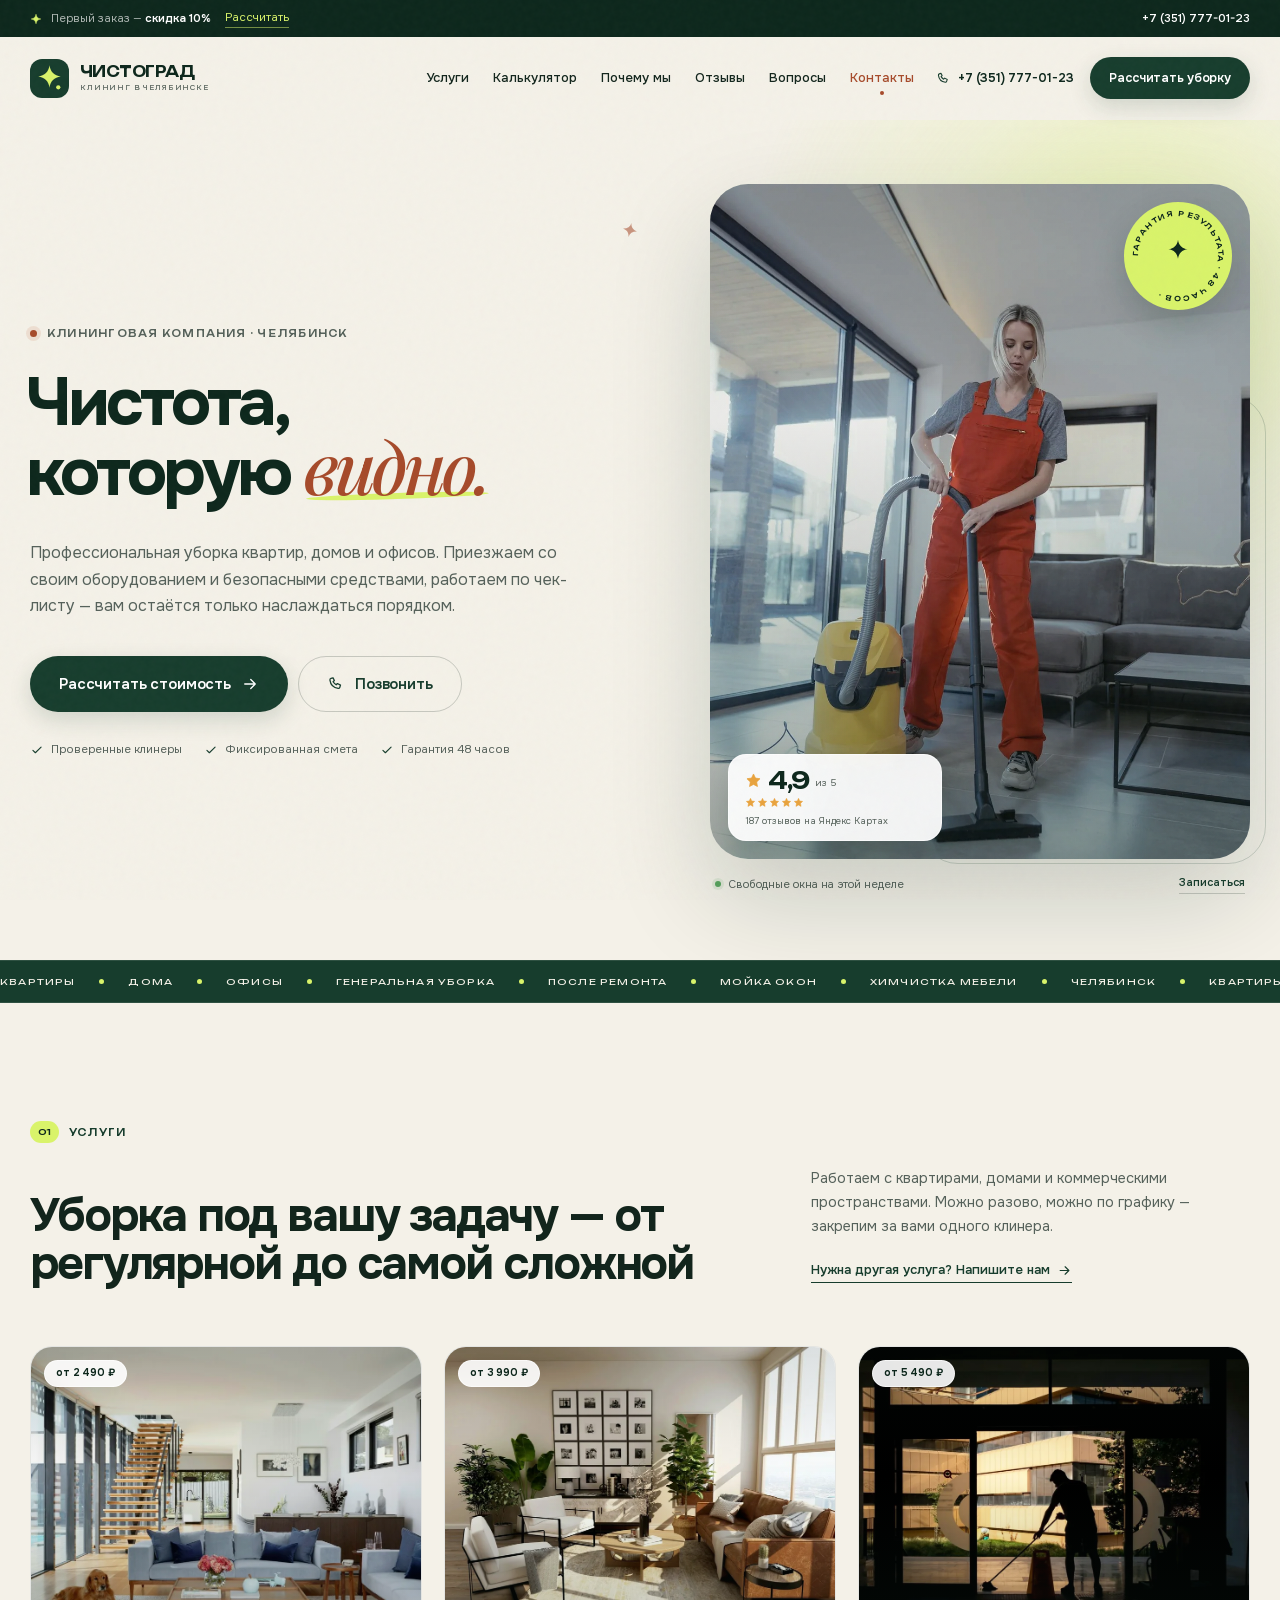
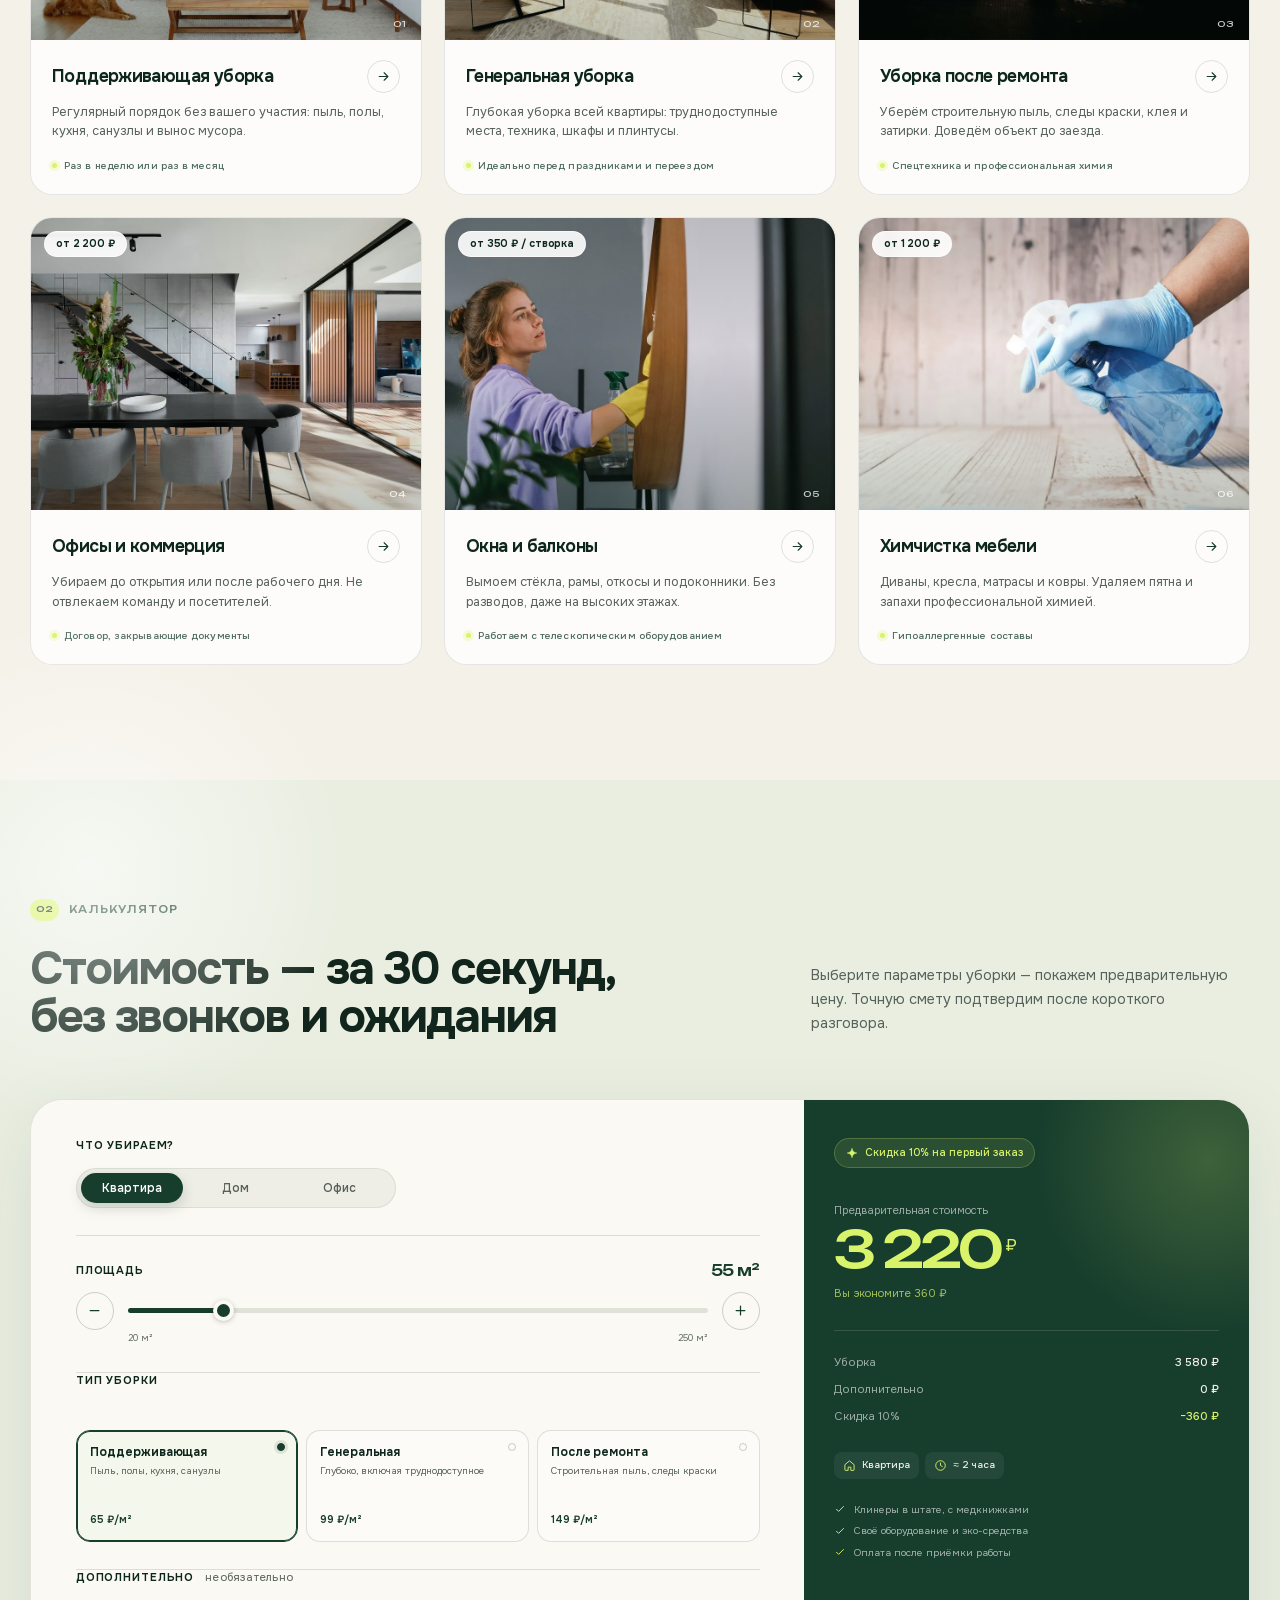
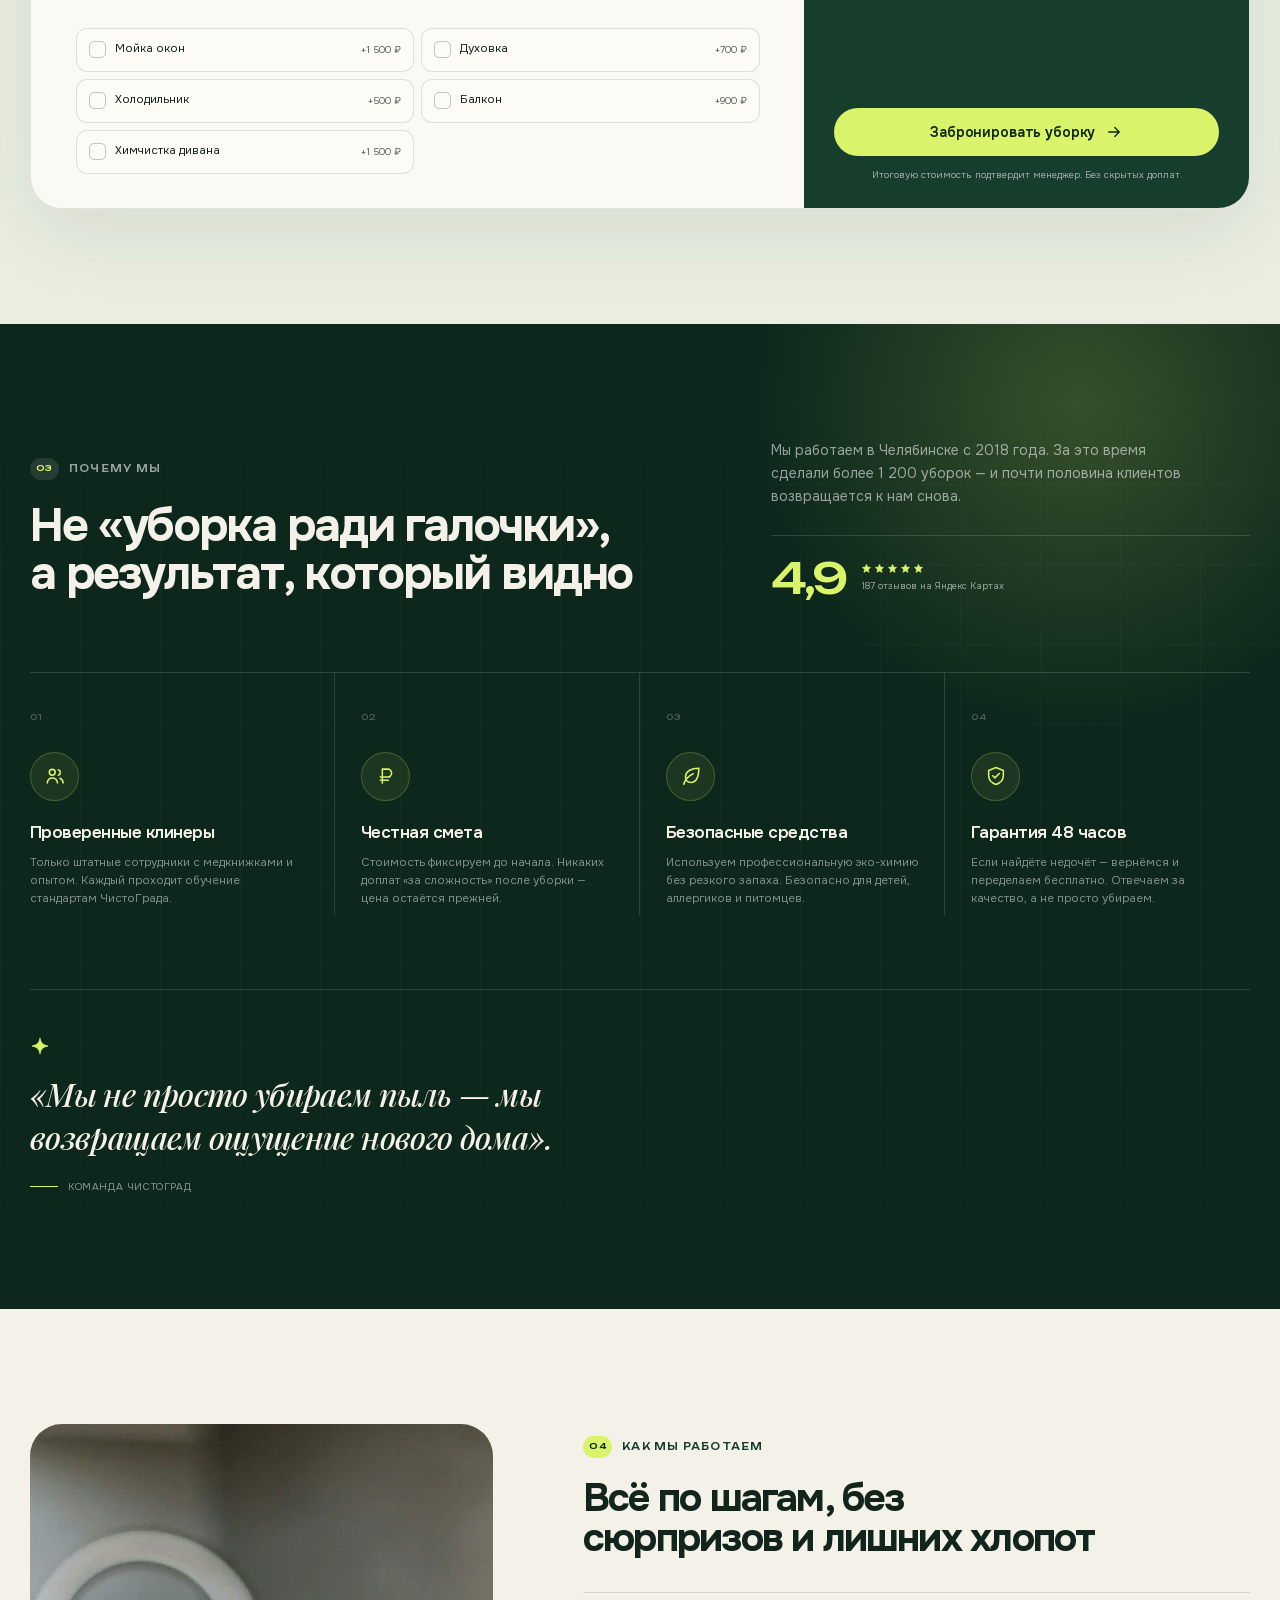
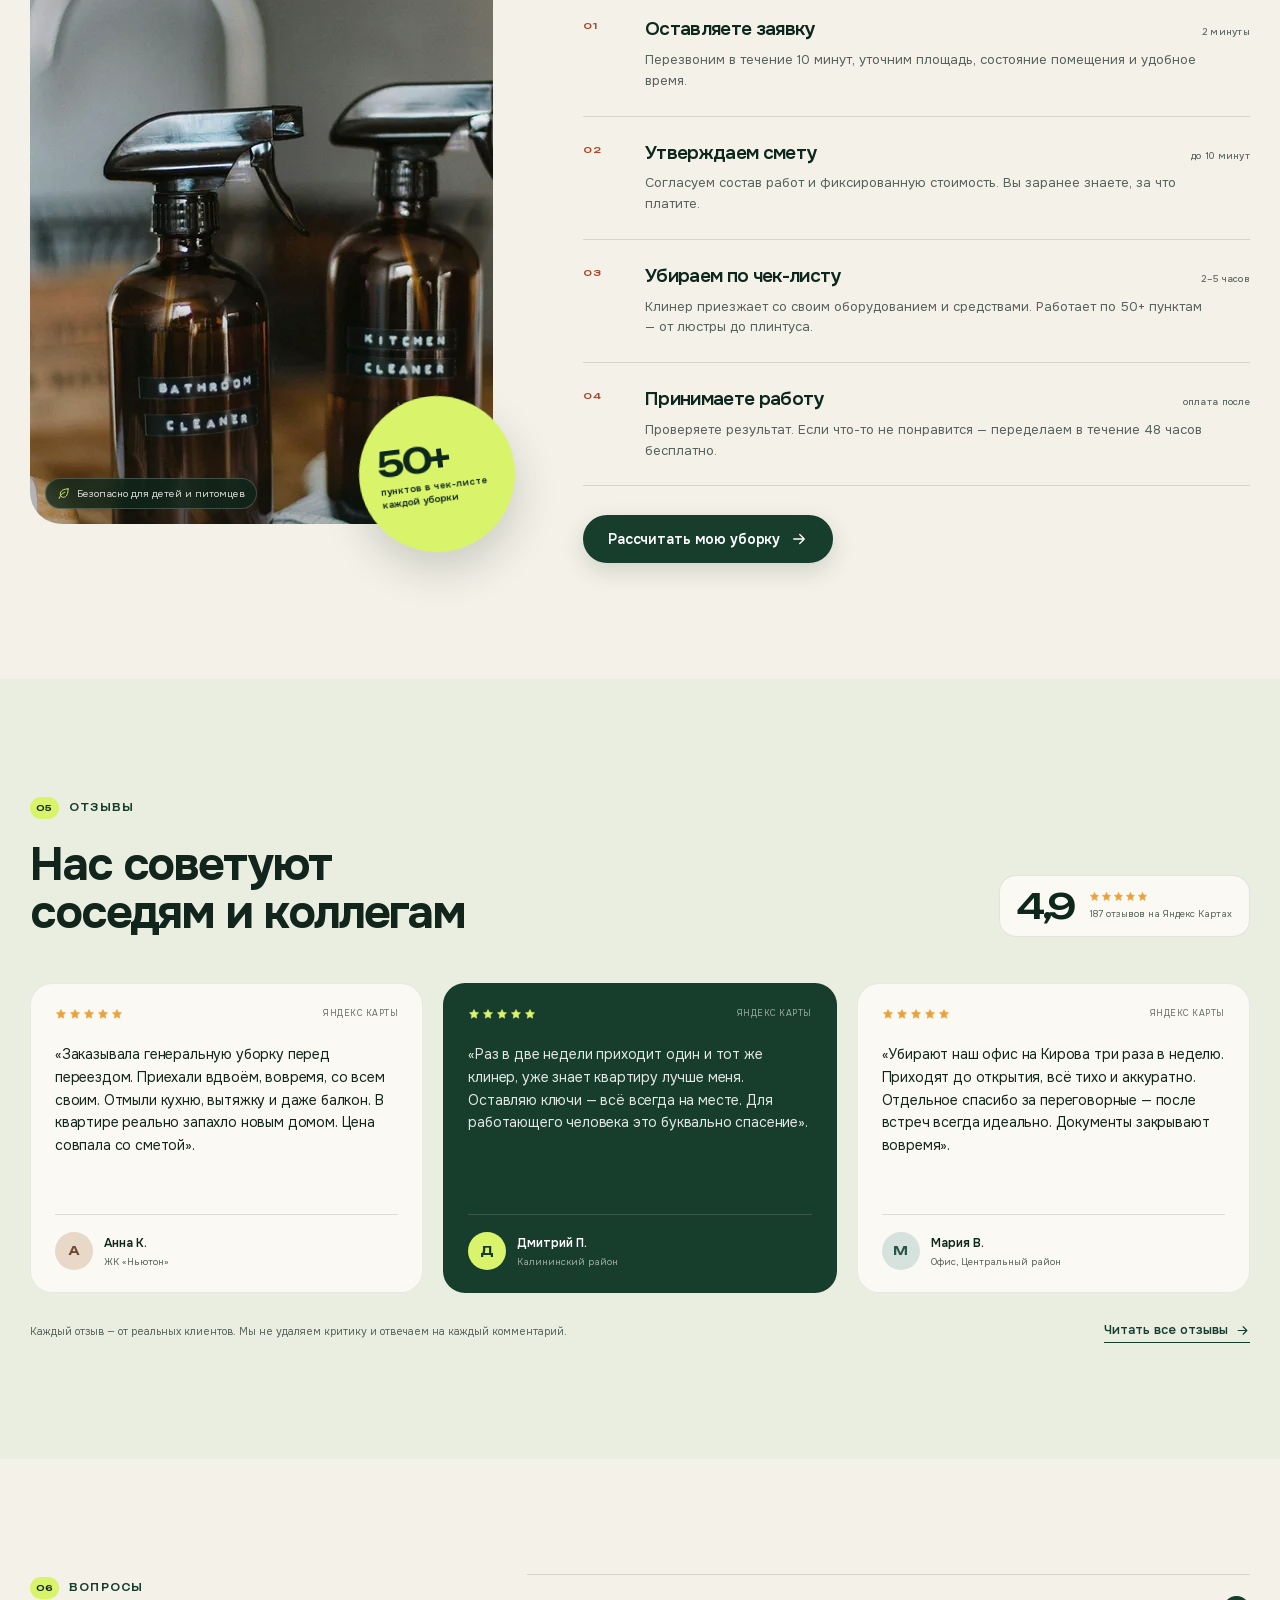
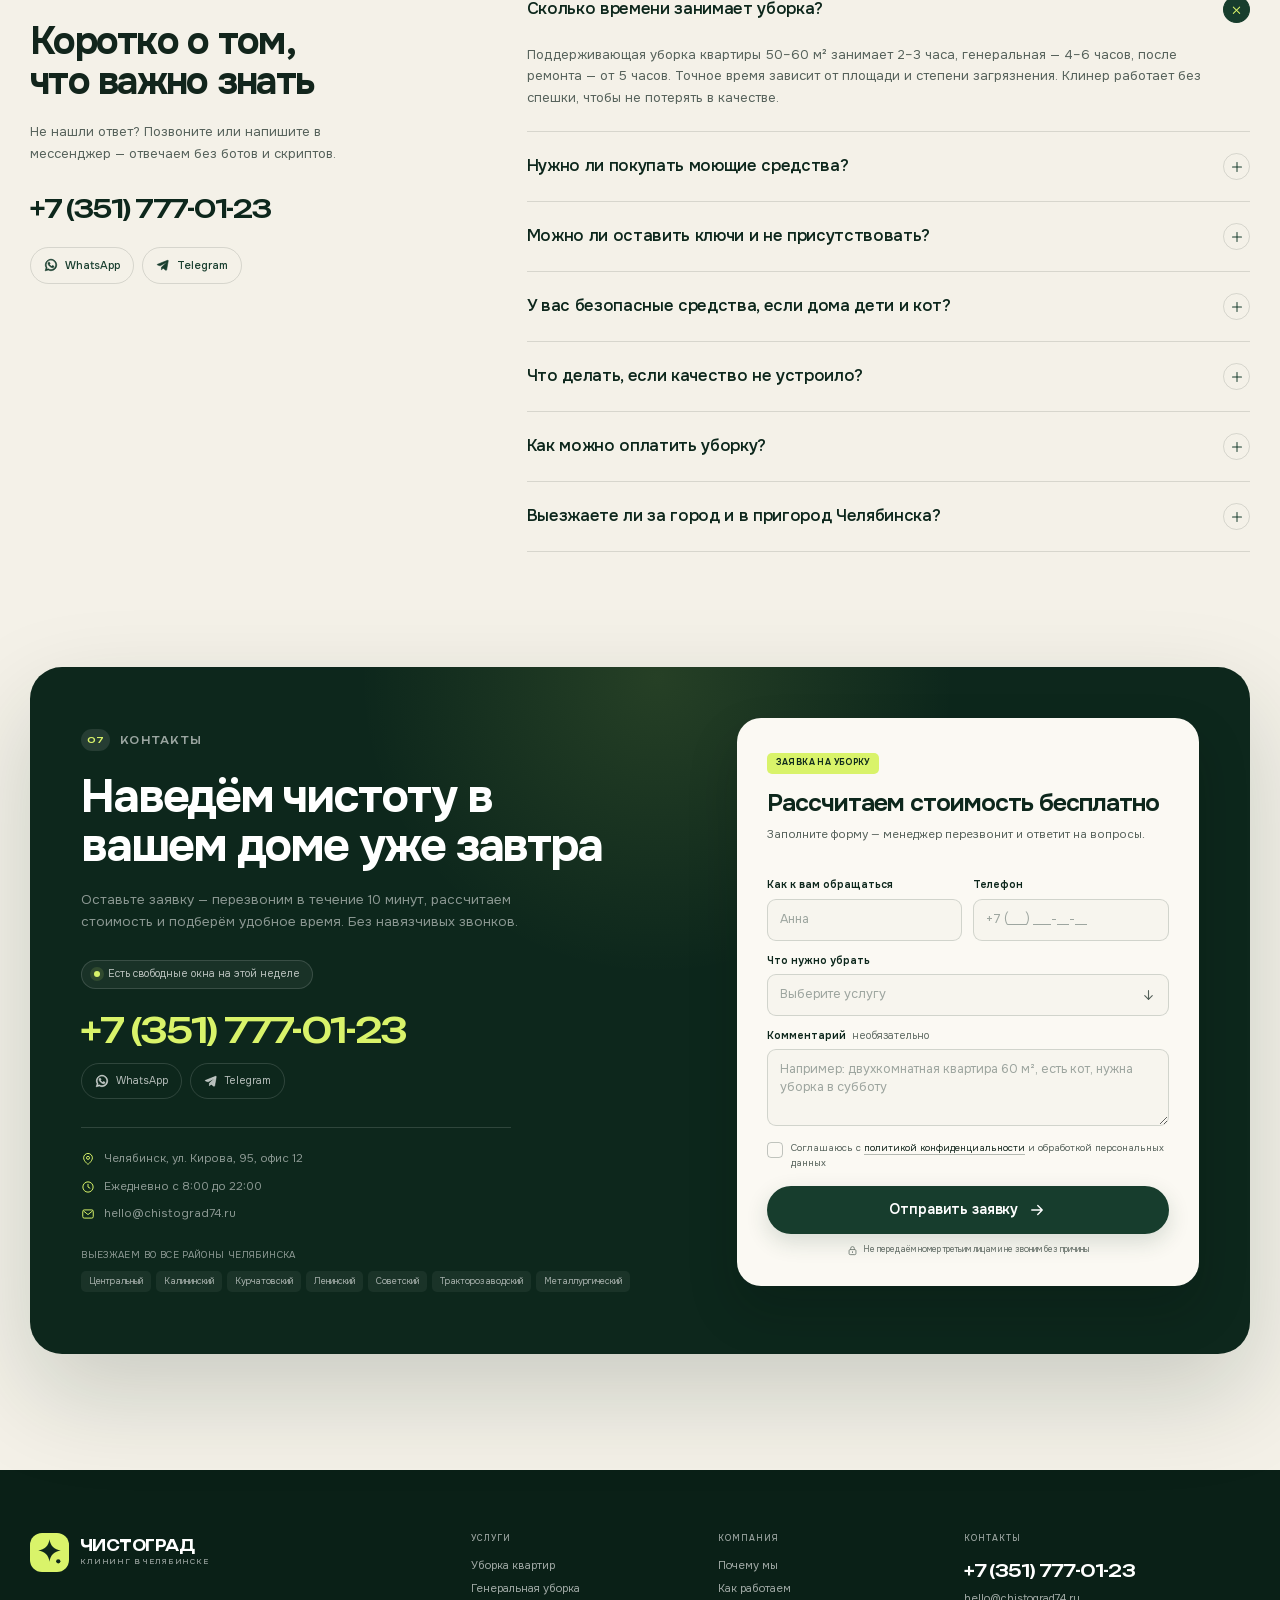
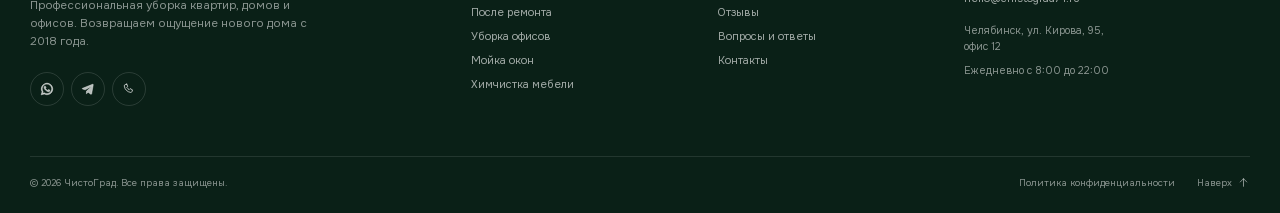
<file: index.html>
<!doctype html>
<html lang="ru" class="no-js">
<head>
  <meta charset="utf-8">
  <meta name="viewport" content="width=device-width, initial-scale=1">
  <title>ЧистоГрад — клининг в Челябинске: уборка квартир, домов и офисов</title>
  <meta name="description" content="Профессиональная уборка квартир, домов и офисов в Челябинске. Фиксированная смета, эко-средства, гарантия результата 48 часов. Рассчитайте стоимость онлайн и закажите клининг за 2 минуты.">
  <meta name="theme-color" content="#f4f1e8">
  <meta property="og:type" content="website">
  <meta property="og:locale" content="ru_RU">
  <meta property="og:site_name" content="ЧистоГрад">
  <meta property="og:title" content="ЧистоГрад — клининг в Челябинске">
  <meta property="og:description" content="Уборка квартир, домов и офисов с гарантией результата. Фиксированная смета, проверенные клинеры и безопасные средства.">
  <meta property="og:url" content="https://wialux12.github.io/chistograd-landing/">
  <meta property="og:image" content="https://wialux12.github.io/chistograd-landing/assets/images/og-cover.jpg">
  <meta property="og:image:width" content="1200">
  <meta property="og:image:height" content="630">
  <meta property="og:image:alt" content="ЧистоГрад — клининговая компания в Челябинске">
  <meta name="twitter:card" content="summary_large_image">
  <meta name="twitter:title" content="ЧистоГрад — клининг в Челябинске">
  <meta name="twitter:description" content="Уборка квартир, домов и офисов с гарантией результата. Рассчитайте стоимость онлайн.">
  <meta name="twitter:image" content="https://wialux12.github.io/chistograd-landing/assets/images/og-cover.jpg">
  <link rel="canonical" href="https://wialux12.github.io/chistograd-landing/">
  <link rel="icon" href="assets/favicon.svg" type="image/svg+xml">
  <link rel="apple-touch-icon" href="assets/apple-touch-icon.png">
  <link rel="preload" href="assets/fonts/onest-normal-300_800-cyrillic.woff2" as="font" type="font/woff2" crossorigin>
  <link rel="preload" href="assets/fonts/onest-normal-300_800-latin.woff2" as="font" type="font/woff2" crossorigin>
  <link rel="preload" href="assets/images/hero.webp" as="image" type="image/webp">
  <link rel="stylesheet" href="assets/fonts/fonts.css">
  <link rel="stylesheet" href="styles.css">
  <script>document.documentElement.classList.replace('no-js', 'js');</script>
  <script type="application/ld+json">
  {
    "@context": "https://schema.org",
    "@type": "LocalBusiness",
    "additionalType": "https://schema.org/HouseCleaningService",
    "name": "ЧистоГрад",
    "description": "Клининговая компания в Челябинске: уборка квартир, домов, офисов, мойка окон и химчистка мебели.",
    "url": "https://wialux12.github.io/chistograd-landing/",
    "telephone": "+7-351-777-01-23",
    "email": "hello@chistograd74.ru",
    "priceRange": "₽₽",
    "image": "https://wialux12.github.io/chistograd-landing/assets/images/og-cover.jpg",
    "address": {
      "@type": "PostalAddress",
      "streetAddress": "ул. Кирова, 95, офис 12",
      "addressLocality": "Челябинск",
      "addressRegion": "Челябинская область",
      "postalCode": "454000",
      "addressCountry": "RU"
    },
    "areaServed": {
      "@type": "City",
      "name": "Челябинск"
    },
    "openingHoursSpecification": {
      "@type": "OpeningHoursSpecification",
      "dayOfWeek": ["Monday", "Tuesday", "Wednesday", "Thursday", "Friday", "Saturday", "Sunday"],
      "opens": "08:00",
      "closes": "22:00"
    },
    "aggregateRating": {
      "@type": "AggregateRating",
      "ratingValue": "4.9",
      "reviewCount": "187"
    },
    "sameAs": [
      "https://t.me/chistograd74"
    ]
  }
  </script>

  <script type="application/ld+json">
  {
    "@context": "https://schema.org",
    "@type": "FAQPage",
    "mainEntity": [
      {
        "@type": "Question",
        "name": "Сколько времени занимает уборка?",
        "acceptedAnswer": {"@type": "Answer", "text": "Поддерживающая уборка квартиры 50–60 м² занимает 2–3 часа, генеральная — 4–6 часов, после ремонта — от 5 часов. Точное время зависит от площади и степени загрязнения."}
      },
      {
        "@type": "Question",
        "name": "Нужно ли покупать моющие средства?",
        "acceptedAnswer": {"@type": "Answer", "text": "Нет. Клинеры приезжают со своим профессиональным оборудованием, инвентарём и химией. Если у вас есть аллергия на какие-то компоненты, предупредите менеджера."}
      },
      {
        "@type": "Question",
        "name": "Можно ли оставить ключи и не присутствовать?",
        "acceptedAnswer": {"@type": "Answer", "text": "Да. Клинеры в штате, проходят проверку и несут материальную ответственность. После работы вы получаете фотоотчёт, а ключи возвращаем в условленное время."}
      },
      {
        "@type": "Question",
        "name": "Безопасны ли средства, если дома дети и питомцы?",
        "acceptedAnswer": {"@type": "Answer", "text": "Да. Базово используем профессиональную эко-химию без хлора и резкого запаха. Сильные средства применяем точечно и предупреждаем заранее."}
      },
      {
        "@type": "Question",
        "name": "Что делать, если качество не устроило?",
        "acceptedAnswer": {"@type": "Answer", "text": "Сообщите нам в течение 48 часов после уборки. Мы вернёмся и бесплатно устраним недочёты."}
      },
      {
        "@type": "Question",
        "name": "Как можно оплатить уборку?",
        "acceptedAnswer": {"@type": "Answer", "text": "Наличными, картой или переводом. Для компаний работаем по договору с закрывающими документами. Предоплата не нужна."}
      },
      {
        "@type": "Question",
        "name": "Выезжаете ли за город и в пригород Челябинска?",
        "acceptedAnswer": {"@type": "Answer", "text": "Да, работаем в Челябинске и пригородах: Сосновский район, Кременкуль, Полетаево, Долгодеревенское и другие направления."}
      }
    ]
  }
  </script>

</head>
<body>
  <a class="skip-link" href="#main">Перейти к содержимому</a>

  <svg class="svg-sprite" xmlns="http://www.w3.org/2000/svg" aria-hidden="true">
    <defs>
      <symbol id="i-spark" viewBox="0 0 24 24">
        <path d="M12 2.5c.58 5.33 3.68 8.43 9.5 9.5-5.82 1.07-8.92 4.17-9.5 9.5-.58-5.33-3.68-8.43-9.5-9.5C8.32 10.93 11.42 7.83 12 2.5Z" fill="currentColor"/>
      </symbol>
      <symbol id="i-arrow" viewBox="0 0 24 24">
        <path d="M5 12h14M13 6l6 6-6 6" fill="none" stroke="currentColor" stroke-width="1.8" stroke-linecap="round" stroke-linejoin="round"/>
      </symbol>
      <symbol id="i-arrow-up" viewBox="0 0 24 24">
        <path d="M12 19V5M6 11l6-6 6 6" fill="none" stroke="currentColor" stroke-width="1.8" stroke-linecap="round" stroke-linejoin="round"/>
      </symbol>
      <symbol id="i-phone" viewBox="0 0 24 24">
        <path d="M8.1 3.8 5.3 4.6c-1 .3-1.6 1.3-1.4 2.3.8 5.8 5.2 10.2 11 11 .9.1 1.8-.4 2.1-1.3l1-3.1-4.1-2.1-1.7 1.7a13.4 13.4 0 0 1-4.1-4.1l1.7-1.7-1.7-3.5Z" fill="none" stroke="currentColor" stroke-width="1.7" stroke-linecap="round" stroke-linejoin="round"/>
      </symbol>
      <symbol id="i-check" viewBox="0 0 24 24">
        <path d="m5 12.5 4.2 4.2L19 6.9" fill="none" stroke="currentColor" stroke-width="1.9" stroke-linecap="round" stroke-linejoin="round"/>
      </symbol>
      <symbol id="i-star" viewBox="0 0 24 24">
        <path d="m12 2.8 2.8 5.8 6.4.9-4.7 4.6 1.1 6.4-5.6-3-5.6 3 1.1-6.4-4.7-4.6 6.4-.9L12 2.8Z" fill="currentColor"/>
      </symbol>
      <symbol id="i-shield" viewBox="0 0 24 24">
        <path d="M12 2.8 20 6v5.7c0 4.5-3.1 7.8-8 9.5-4.9-1.7-8-5-8-9.5V6l8-3.2Z" fill="none" stroke="currentColor" stroke-width="1.7" stroke-linecap="round" stroke-linejoin="round"/>
        <path d="m8.5 11.8 2.3 2.3 4.8-4.8" fill="none" stroke="currentColor" stroke-width="1.7" stroke-linecap="round" stroke-linejoin="round"/>
      </symbol>
      <symbol id="i-leaf" viewBox="0 0 24 24">
        <path d="M20.5 3.5C12 3.5 6 7 6 13.2c0 3.4 2.4 5.8 5.7 5.8 6.3 0 8.8-6.7 8.8-15.5Z" fill="none" stroke="currentColor" stroke-width="1.7" stroke-linecap="round" stroke-linejoin="round"/>
        <path d="M4 21c1.7-5.7 5-9 10.5-11.5" fill="none" stroke="currentColor" stroke-width="1.7" stroke-linecap="round"/>
      </symbol>
      <symbol id="i-clock" viewBox="0 0 24 24">
        <circle cx="12" cy="12" r="8.8" fill="none" stroke="currentColor" stroke-width="1.7"/>
        <path d="M12 7.4V12l3.3 2" fill="none" stroke="currentColor" stroke-width="1.7" stroke-linecap="round"/>
      </symbol>
      <symbol id="i-pin" viewBox="0 0 24 24">
        <path d="M19.5 10c0 5.6-7.5 11.2-7.5 11.2S4.5 15.6 4.5 10a7.5 7.5 0 1 1 15 0Z" fill="none" stroke="currentColor" stroke-width="1.7" stroke-linejoin="round"/>
        <circle cx="12" cy="10" r="2.6" fill="none" stroke="currentColor" stroke-width="1.7"/>
      </symbol>
      <symbol id="i-mail" viewBox="0 0 24 24">
        <rect x="3" y="5" width="18" height="14" rx="2.5" fill="none" stroke="currentColor" stroke-width="1.7"/>
        <path d="m4.5 7 7.5 6 7.5-6" fill="none" stroke="currentColor" stroke-width="1.7" stroke-linecap="round" stroke-linejoin="round"/>
      </symbol>
      <symbol id="i-menu" viewBox="0 0 24 24">
        <path d="M4 7h16M4 12h16M4 17h16" fill="none" stroke="currentColor" stroke-width="1.8" stroke-linecap="round"/>
      </symbol>
      <symbol id="i-close" viewBox="0 0 24 24">
        <path d="m5 5 14 14M19 5 5 19" fill="none" stroke="currentColor" stroke-width="1.8" stroke-linecap="round"/>
      </symbol>
      <symbol id="i-minus" viewBox="0 0 24 24">
        <path d="M5 12h14" fill="none" stroke="currentColor" stroke-width="2" stroke-linecap="round"/>
      </symbol>
      <symbol id="i-plus" viewBox="0 0 24 24">
        <path d="M12 5v14M5 12h14" fill="none" stroke="currentColor" stroke-width="2" stroke-linecap="round"/>
      </symbol>
      <symbol id="i-users" viewBox="0 0 24 24">
        <circle cx="9" cy="8" r="3.2" fill="none" stroke="currentColor" stroke-width="1.7"/>
        <path d="M3.5 19.5c.4-3.4 2.6-5.4 5.6-5.4s5.2 2 5.6 5.4M15.6 5.1a3.2 3.2 0 0 1 0 6.1M17.4 14.4c2 .7 3.2 2.4 3.5 5.1" fill="none" stroke="currentColor" stroke-width="1.7" stroke-linecap="round"/>
      </symbol>
      <symbol id="i-ruble" viewBox="0 0 24 24">
        <path d="M8 20V4.5h5.8a4.3 4.3 0 0 1 0 8.6H8M5.8 13.1h10.5M5.8 16.7h8.7" fill="none" stroke="currentColor" stroke-width="1.7" stroke-linecap="round" stroke-linejoin="round"/>
      </symbol>
      <symbol id="i-window" viewBox="0 0 24 24">
        <rect x="4" y="3.5" width="16" height="17" rx="2" fill="none" stroke="currentColor" stroke-width="1.7"/>
        <path d="M12 4v16M4.5 12h15" fill="none" stroke="currentColor" stroke-width="1.7"/>
      </symbol>
      <symbol id="i-sofa" viewBox="0 0 24 24">
        <path d="M5 11V8.5A2.5 2.5 0 0 1 7.5 6h9A2.5 2.5 0 0 1 19 8.5V11M4 11a2 2 0 0 0-2 2v5h20v-5a2 2 0 0 0-4 0v2H6v-2a2 2 0 0 0-2-2ZM5 18v2M19 18v2" fill="none" stroke="currentColor" stroke-width="1.7" stroke-linecap="round" stroke-linejoin="round"/>
      </symbol>
      <symbol id="i-roller" viewBox="0 0 24 24">
        <rect x="4" y="4" width="14" height="6" rx="1.5" fill="none" stroke="currentColor" stroke-width="1.7"/>
        <path d="M18 7h2v5h-8v3M12 15v5M9.5 20h5" fill="none" stroke="currentColor" stroke-width="1.7" stroke-linecap="round" stroke-linejoin="round"/>
      </symbol>
      <symbol id="i-building" viewBox="0 0 24 24">
        <path d="M5 21V4h9v17M14 9h5v12M8 8h3M8 12h3M8 16h3M17 13h.1M17 17h.1M3 21h18" fill="none" stroke="currentColor" stroke-width="1.7" stroke-linecap="round" stroke-linejoin="round"/>
      </symbol>
      <symbol id="i-home" viewBox="0 0 24 24">
        <path d="m3.5 10.5 8.5-7 8.5 7V20a1 1 0 0 1-1 1h-5v-6h-5v6h-5a1 1 0 0 1-1-1v-9.5Z" fill="none" stroke="currentColor" stroke-width="1.7" stroke-linejoin="round"/>
      </symbol>
      <symbol id="i-telegram" viewBox="0 0 24 24">
        <path d="M21 4.5 18.3 20c-.2 1-.8 1.2-1.6.8l-4.5-3.3-2.2 2.1c-.2.2-.4.4-.8.4l.3-4.4 8-7.2c.4-.3-.1-.5-.5-.2L7.1 13.4 2.8 12c-1-.3-1-1 .2-1.4L19.7 4c.8-.3 1.5.2 1.3.5Z" fill="currentColor"/>
      </symbol>
      <symbol id="i-whatsapp" viewBox="0 0 24 24">
        <path d="M12.04 2C6.6 2 2.2 6.4 2.2 11.84c0 1.74.46 3.43 1.33 4.92L2 22l5.38-1.4a9.83 9.83 0 0 0 4.66 1.18c5.43 0 9.84-4.4 9.84-9.84C21.88 6.4 17.47 2 12.04 2Zm0 17.94c-1.48 0-2.93-.4-4.2-1.14l-.3-.18-3.12.82.83-3.04-.2-.32a8.13 8.13 0 0 1-1.25-4.34c0-4.5 3.67-8.16 8.17-8.16a8.16 8.16 0 0 1 8.16 8.16c0 4.5-3.66 8.2-8.09 8.2Zm4.5-6.1c-.25-.13-1.46-.72-1.69-.8-.23-.09-.4-.13-.56.12-.17.25-.65.8-.8.96-.14.17-.29.19-.54.06-.25-.12-1.05-.39-2-1.23-.74-.66-1.24-1.47-1.38-1.72-.14-.25-.02-.38.11-.51.11-.11.25-.29.37-.43.12-.14.16-.25.25-.41.08-.17.04-.31-.03-.44-.06-.12-.56-1.34-.77-1.84-.2-.48-.41-.42-.56-.42h-.48c-.17 0-.44.06-.67.31-.23.25-.88.86-.88 2.1 0 1.24.9 2.43 1.02 2.6.13.17 1.76 2.68 4.26 3.76.6.25 1.06.4 1.42.52.6.19 1.14.16 1.57.1.48-.07 1.46-.6 1.66-1.17.2-.58.2-1.07.15-1.17-.06-.1-.23-.17-.48-.3Z" fill="currentColor"/>
      </symbol>
      <symbol id="i-lock" viewBox="0 0 24 24">
        <rect x="4.5" y="10" width="15" height="11" rx="2.5" fill="none" stroke="currentColor" stroke-width="1.7"/>
        <path d="M8 10V7.5a4 4 0 0 1 8 0V10" fill="none" stroke="currentColor" stroke-width="1.7" stroke-linecap="round"/>
        <path d="M12 14.5v2" fill="none" stroke="currentColor" stroke-width="1.7" stroke-linecap="round"/>
      </symbol>
    </defs>
  </svg>

  <div class="topbar">
    <div class="container topbar__inner">
      <p class="topbar__offer">
        <svg class="icon" aria-hidden="true"><use href="#i-spark"></use></svg>
        <span>Первый заказ — <strong>скидка 10%</strong></span>
        <a href="#calculator">Рассчитать</a>
      </p>
      <a class="topbar__phone" href="tel:+73517770123">+7 (351) 777-01-23</a>
    </div>
  </div>

  <header class="site-header" id="site-header">
    <div class="container header__inner">
      <a class="brand" href="#top" aria-label="ЧистоГрад — на главную">
        <span class="brand__mark" aria-hidden="true">
          <svg viewBox="0 0 40 40"><path d="M20 6.5c.72 6.45 5.05 10.78 11.5 11.5C25.05 18.72 20.72 23.05 20 29.5c-.72-6.45-5.05-10.78-11.5-11.5C14.95 17.28 19.28 12.95 20 6.5Z" fill="currentColor"/><circle cx="29" cy="29" r="2.2" fill="currentColor"/></svg>
        </span>
        <span class="brand__text">ЧИСТОГРАД<small>клининг в Челябинске</small></span>
      </a>

      <nav class="nav" aria-label="Основная навигация">
        <a href="#services" data-nav>Услуги</a>
        <a href="#calculator" data-nav>Калькулятор</a>
        <a href="#why" data-nav>Почему мы</a>
        <a href="#reviews" data-nav>Отзывы</a>
        <a href="#faq" data-nav>Вопросы</a>
        <a href="#contact" data-nav>Контакты</a>
      </nav>

      <div class="header__actions">
        <a class="header__phone" href="tel:+73517770123">
          <svg class="icon" aria-hidden="true"><use href="#i-phone"></use></svg>
          <span>+7 (351) 777-01-23</span>
        </a>
        <a class="btn btn--primary btn--sm" href="#calculator">Рассчитать уборку</a>
        <button class="burger" type="button" aria-label="Открыть меню" aria-controls="mobile-menu" aria-expanded="false">
          <span></span><span></span><span></span>
        </button>
      </div>
    </div>
  </header>

  <div class="mobile-menu" id="mobile-menu" aria-hidden="true">
    <div class="mobile-menu__head">
      <a class="brand brand--light" href="#top" aria-label="ЧистоГрад — на главную">
        <span class="brand__mark" aria-hidden="true">
          <svg viewBox="0 0 40 40"><path d="M20 6.5c.72 6.45 5.05 10.78 11.5 11.5C25.05 18.72 20.72 23.05 20 29.5c-.72-6.45-5.05-10.78-11.5-11.5C14.95 17.28 19.28 12.95 20 6.5Z" fill="currentColor"/><circle cx="29" cy="29" r="2.2" fill="currentColor"/></svg>
        </span>
        <span class="brand__text">ЧИСТОГРАД<small>клининг в Челябинске</small></span>
      </a>
      <button class="mobile-menu__close" type="button" aria-label="Закрыть меню">
        <svg class="icon" aria-hidden="true"><use href="#i-close"></use></svg>
      </button>
    </div>
    <nav class="mobile-menu__nav" aria-label="Мобильная навигация">
      <a href="#services"><span>01</span>Услуги</a>
      <a href="#calculator"><span>02</span>Калькулятор</a>
      <a href="#why"><span>03</span>Почему мы</a>
      <a href="#process"><span>04</span>Как работаем</a>
      <a href="#reviews"><span>05</span>Отзывы</a>
      <a href="#faq"><span>06</span>Вопросы</a>
      <a href="#contact"><span>07</span>Контакты</a>
    </nav>
    <div class="mobile-menu__footer">
      <a class="mobile-menu__phone" href="tel:+73517770123">+7 (351) 777-01-23</a>
      <p>Ежедневно с 8:00 до 22:00</p>
      <button class="btn btn--primary" type="button" data-open-modal data-service="Поддерживающая уборка">Оставить заявку</button>
    </div>
  </div>
  <div class="menu-backdrop" aria-hidden="true"></div>

  <main id="main">
    <section class="hero" id="top">
      <div class="hero__decor" aria-hidden="true">
        <span class="hero__orb"></span>
        <svg class="hero__spark hero__spark--one" viewBox="0 0 24 24"><use href="#i-spark"></use></svg>
        <svg class="hero__spark hero__spark--two" viewBox="0 0 24 24"><use href="#i-spark"></use></svg>
      </div>
      <div class="container hero__grid">
        <div class="hero__content">
          <p class="eyebrow hero__eyebrow"><span class="eyebrow__dot"></span>Клининговая компания · Челябинск</p>
          <h1 class="hero__title">Чистота,<br>которую <em>видно.</em></h1>
          <p class="hero__lead">Профессиональная уборка квартир, домов и офисов. Приезжаем со своим оборудованием и безопасными средствами, работаем по чек-листу — вам остаётся только наслаждаться порядком.</p>
          <div class="hero__actions">
            <a class="btn btn--primary btn--lg" href="#calculator">
              Рассчитать стоимость
              <svg class="icon" aria-hidden="true"><use href="#i-arrow"></use></svg>
            </a>
            <a class="btn btn--ghost btn--lg" href="tel:+73517770123">
              <svg class="icon" aria-hidden="true"><use href="#i-phone"></use></svg>
              Позвонить
            </a>
          </div>
          <ul class="hero__trust" aria-label="Преимущества">
            <li><svg class="icon" aria-hidden="true"><use href="#i-check"></use></svg>Проверенные клинеры</li>
            <li><svg class="icon" aria-hidden="true"><use href="#i-check"></use></svg>Фиксированная смета</li>
            <li><svg class="icon" aria-hidden="true"><use href="#i-check"></use></svg>Гарантия 48 часов</li>
          </ul>
        </div>

        <div class="hero__visual">
          <div class="hero__photo">
            <picture>
              <source srcset="assets/images/hero.webp" type="image/webp">
              <img src="assets/images/hero.jpg" alt="Клинер ЧистоГрад делает уборку в светлой современной гостиной" width="1000" height="1250" fetchpriority="high">
            </picture>
            <div class="hero__photo-shade" aria-hidden="true"></div>

            <div class="hero__rating">
              <div class="hero__rating-main">
                <svg class="icon" aria-hidden="true"><use href="#i-star"></use></svg>
                <strong>4,9</strong>
                <span>из 5</span>
              </div>
              <div class="hero__stars" aria-hidden="true">
                <svg class="icon"><use href="#i-star"></use></svg><svg class="icon"><use href="#i-star"></use></svg><svg class="icon"><use href="#i-star"></use></svg><svg class="icon"><use href="#i-star"></use></svg><svg class="icon"><use href="#i-star"></use></svg>
              </div>
              <p>187 отзывов на Яндекс Картах</p>
            </div>

            <div class="hero__stamp" aria-hidden="true">
              <svg viewBox="0 0 132 132">
                <defs>
                  <path id="stamp-circle" d="M66,66 m-49,0 a49,49 0 1,1 98,0 a49,49 0 1,1 -98,0"/>
                </defs>
                <text>
                  <textPath href="#stamp-circle" startOffset="0%">ГАРАНТИЯ РЕЗУЛЬТАТА · 48 ЧАСОВ · </textPath>
                </text>
                <path d="M66 46c.73 6.55 5.13 10.95 11.68 11.68C71.13 58.4 66.73 62.8 66 69.36c-.73-6.56-5.13-10.96-11.68-11.68C60.87 56.95 65.27 52.55 66 46Z" fill="currentColor"/>
              </svg>
            </div>
          </div>
          <div class="hero__photo-caption">
            <span class="hero__photo-caption-dot"></span>
            <span>Свободные окна на этой неделе</span>
            <a href="#contact">Записаться</a>
          </div>
        </div>
      </div>
    </section>

    <div class="ticker" aria-hidden="true">
      <div class="ticker__track">
        <span>Квартиры <i></i> Дома <i></i> Офисы <i></i> Генеральная уборка <i></i> После ремонта <i></i> Мойка окон <i></i> Химчистка мебели <i></i> Челябинск <i></i></span>
        <span>Квартиры <i></i> Дома <i></i> Офисы <i></i> Генеральная уборка <i></i> После ремонта <i></i> Мойка окон <i></i> Химчистка мебели <i></i> Челябинск <i></i></span>
      </div>
    </div>

    <section class="services section" id="services">
      <div class="container">
        <div class="section-heading reveal">
          <p class="eyebrow"><span class="eyebrow__num">01</span> Услуги</p>
          <div class="section-heading__row">
            <h2>Уборка под вашу задачу — от регулярной до самой сложной</h2>
            <div class="section-heading__aside">
              <p>Работаем с квартирами, домами и коммерческими пространствами. Можно разово, можно по графику — закрепим за вами одного клинера.</p>
              <a class="text-link" href="#contact">Нужна другая услуга? Напишите нам <svg class="icon" aria-hidden="true"><use href="#i-arrow"></use></svg></a>
            </div>
          </div>
        </div>

        <div class="services__grid">
          <article class="service-card reveal">
            <a href="#contact" class="service-card__link" data-order data-service="Поддерживающая уборка">
              <div class="service-card__media">
                <img src="assets/images/service-apartment.webp" alt="Светлая гостиная после поддерживающей уборки" width="900" height="675" loading="lazy">
                <span class="service-card__price">от 2 490 ₽</span>
                <span class="service-card__num">01</span>
              </div>
              <div class="service-card__body">
                <div class="service-card__title-row">
                  <h3>Поддерживающая уборка</h3>
                  <span class="service-card__arrow" aria-hidden="true"><svg class="icon"><use href="#i-arrow"></use></svg></span>
                </div>
                <p>Регулярный порядок без вашего участия: пыль, полы, кухня, санузлы и вынос мусора.</p>
                <span class="service-card__meta">Раз в неделю или раз в месяц</span>
              </div>
            </a>
          </article>

          <article class="service-card reveal">
            <a href="#contact" class="service-card__link" data-order data-service="Генеральная уборка">
              <div class="service-card__media">
                <img src="assets/images/service-general.webp" alt="Просторная гостиная после генеральной уборки" width="900" height="675" loading="lazy">
                <span class="service-card__price">от 3 990 ₽</span>
                <span class="service-card__num">02</span>
              </div>
              <div class="service-card__body">
                <div class="service-card__title-row">
                  <h3>Генеральная уборка</h3>
                  <span class="service-card__arrow" aria-hidden="true"><svg class="icon"><use href="#i-arrow"></use></svg></span>
                </div>
                <p>Глубокая уборка всей квартиры: труднодоступные места, техника, шкафы и плинтусы.</p>
                <span class="service-card__meta">Идеально перед праздниками и переездом</span>
              </div>
            </a>
          </article>

          <article class="service-card reveal">
            <a href="#contact" class="service-card__link" data-order data-service="Уборка после ремонта">
              <div class="service-card__media">
                <img src="assets/images/service-renovation.webp" alt="Профессиональная уборка помещения после ремонта" width="900" height="675" loading="lazy">
                <span class="service-card__price">от 5 490 ₽</span>
                <span class="service-card__num">03</span>
              </div>
              <div class="service-card__body">
                <div class="service-card__title-row">
                  <h3>Уборка после ремонта</h3>
                  <span class="service-card__arrow" aria-hidden="true"><svg class="icon"><use href="#i-arrow"></use></svg></span>
                </div>
                <p>Уберём строительную пыль, следы краски, клея и затирки. Доведём объект до заезда.</p>
                <span class="service-card__meta">Спецтехника и профессиональная химия</span>
              </div>
            </a>
          </article>

          <article class="service-card reveal">
            <a href="#contact" class="service-card__link" data-order data-service="Уборка офиса">
              <div class="service-card__media">
                <img src="assets/images/service-office.webp" alt="Современный офис после клининга" width="900" height="675" loading="lazy">
                <span class="service-card__price">от 2 200 ₽</span>
                <span class="service-card__num">04</span>
              </div>
              <div class="service-card__body">
                <div class="service-card__title-row">
                  <h3>Офисы и коммерция</h3>
                  <span class="service-card__arrow" aria-hidden="true"><svg class="icon"><use href="#i-arrow"></use></svg></span>
                </div>
                <p>Убираем до открытия или после рабочего дня. Не отвлекаем команду и посетителей.</p>
                <span class="service-card__meta">Договор, закрывающие документы</span>
              </div>
            </a>
          </article>

          <article class="service-card reveal">
            <a href="#contact" class="service-card__link" data-order data-service="Мойка окон">
              <div class="service-card__media">
                <img src="assets/images/service-windows.webp" alt="Клинер моет зеркало и стеклянные поверхности" width="900" height="675" loading="lazy">
                <span class="service-card__price">от 350 ₽ / створка</span>
                <span class="service-card__num">05</span>
              </div>
              <div class="service-card__body">
                <div class="service-card__title-row">
                  <h3>Окна и балконы</h3>
                  <span class="service-card__arrow" aria-hidden="true"><svg class="icon"><use href="#i-arrow"></use></svg></span>
                </div>
                <p>Вымоем стёкла, рамы, откосы и подоконники. Без разводов, даже на высоких этажах.</p>
                <span class="service-card__meta">Работаем с телескопическим оборудованием</span>
              </div>
            </a>
          </article>

          <article class="service-card reveal">
            <a href="#contact" class="service-card__link" data-order data-service="Химчистка мебели">
              <div class="service-card__media">
                <img src="assets/images/service-furniture.webp" alt="Профессиональное средство для химчистки мебели" width="900" height="675" loading="lazy">
                <span class="service-card__price">от 1 200 ₽</span>
                <span class="service-card__num">06</span>
              </div>
              <div class="service-card__body">
                <div class="service-card__title-row">
                  <h3>Химчистка мебели</h3>
                  <span class="service-card__arrow" aria-hidden="true"><svg class="icon"><use href="#i-arrow"></use></svg></span>
                </div>
                <p>Диваны, кресла, матрасы и ковры. Удаляем пятна и запахи профессиональной химией.</p>
                <span class="service-card__meta">Гипоаллергенные составы</span>
              </div>
            </a>
          </article>
        </div>
      </div>
    </section>

    <section class="calculator-section section" id="calculator">
      <div class="container">
        <div class="section-heading reveal">
          <p class="eyebrow"><span class="eyebrow__num">02</span> Калькулятор</p>
          <div class="section-heading__row">
            <h2>Стоимость — за 30 секунд, без звонков и ожидания</h2>
            <div class="section-heading__aside">
              <p>Выберите параметры уборки — покажем предварительную цену. Точную смету подтвердим после короткого разговора.</p>
            </div>
          </div>
        </div>

        <div class="calculator reveal">
          <div class="calculator__form">
            <div class="calc-group">
              <p class="calc-label">Что убираем?</p>
              <div class="calc-tabs" role="radiogroup" aria-label="Тип помещения">
                <label class="calc-tab">
                  <input type="radio" name="property" value="flat" checked>
                  <span>Квартира</span>
                </label>
                <label class="calc-tab">
                  <input type="radio" name="property" value="house">
                  <span>Дом</span>
                </label>
                <label class="calc-tab">
                  <input type="radio" name="property" value="office">
                  <span>Офис</span>
                </label>
              </div>
            </div>

            <div class="calc-group">
              <div class="calc-label-row">
                <label class="calc-label" for="area-range">Площадь</label>
                <output class="calc-area-output" id="area-output" for="area-range">55 м²</output>
              </div>
              <div class="area-control">
                <button class="area-btn" type="button" data-area-step="-5" aria-label="Уменьшить площадь">
                  <svg class="icon" aria-hidden="true"><use href="#i-minus"></use></svg>
                </button>
                <input class="area-range" id="area-range" type="range" min="20" max="250" step="5" value="55" aria-describedby="area-hint">
                <button class="area-btn" type="button" data-area-step="5" aria-label="Увеличить площадь">
                  <svg class="icon" aria-hidden="true"><use href="#i-plus"></use></svg>
                </button>
              </div>
              <div class="area-scale" id="area-hint"><span>20 м²</span><span>250 м²</span></div>
            </div>

            <fieldset class="calc-group calc-fieldset">
              <legend class="calc-label">Тип уборки</legend>
              <div class="calc-types">
                <label class="calc-type">
                  <input type="radio" name="clean-type" value="maintenance" checked>
                  <span class="calc-type__body">
                    <span class="calc-type__name">Поддерживающая</span>
                    <span class="calc-type__desc">Пыль, полы, кухня, санузлы</span>
                    <span class="calc-type__price">65 ₽/м²</span>
                  </span>
                </label>
                <label class="calc-type">
                  <input type="radio" name="clean-type" value="general">
                  <span class="calc-type__body">
                    <span class="calc-type__name">Генеральная</span>
                    <span class="calc-type__desc">Глубоко, включая труднодоступное</span>
                    <span class="calc-type__price">99 ₽/м²</span>
                  </span>
                </label>
                <label class="calc-type">
                  <input type="radio" name="clean-type" value="renovation">
                  <span class="calc-type__body">
                    <span class="calc-type__name">После ремонта</span>
                    <span class="calc-type__desc">Строительная пыль, следы краски</span>
                    <span class="calc-type__price">149 ₽/м²</span>
                  </span>
                </label>
              </div>
            </fieldset>

            <fieldset class="calc-group calc-fieldset">
              <legend class="calc-label">Дополнительно <span class="calc-label__hint">необязательно</span></legend>
              <div class="calc-extras">
                <label class="calc-extra">
                  <input type="checkbox" data-price="1500" data-label="Мойка окон">
                  <span class="calc-extra__box"><svg class="icon" aria-hidden="true"><use href="#i-check"></use></svg></span>
                  <span class="calc-extra__label">Мойка окон</span>
                  <span class="calc-extra__cost">+1 500 ₽</span>
                </label>
                <label class="calc-extra">
                  <input type="checkbox" data-price="700" data-label="Духовка">
                  <span class="calc-extra__box"><svg class="icon" aria-hidden="true"><use href="#i-check"></use></svg></span>
                  <span class="calc-extra__label">Духовка</span>
                  <span class="calc-extra__cost">+700 ₽</span>
                </label>
                <label class="calc-extra">
                  <input type="checkbox" data-price="500" data-label="Холодильник">
                  <span class="calc-extra__box"><svg class="icon" aria-hidden="true"><use href="#i-check"></use></svg></span>
                  <span class="calc-extra__label">Холодильник</span>
                  <span class="calc-extra__cost">+500 ₽</span>
                </label>
                <label class="calc-extra">
                  <input type="checkbox" data-price="900" data-label="Балкон">
                  <span class="calc-extra__box"><svg class="icon" aria-hidden="true"><use href="#i-check"></use></svg></span>
                  <span class="calc-extra__label">Балкон</span>
                  <span class="calc-extra__cost">+900 ₽</span>
                </label>
                <label class="calc-extra">
                  <input type="checkbox" data-price="1500" data-label="Химчистка дивана">
                  <span class="calc-extra__box"><svg class="icon" aria-hidden="true"><use href="#i-check"></use></svg></span>
                  <span class="calc-extra__label">Химчистка дивана</span>
                  <span class="calc-extra__cost">+1 500 ₽</span>
                </label>
              </div>
            </fieldset>
          </div>

          <aside class="calc-summary" aria-label="Предварительный расчёт">
            <div class="calc-summary__badge">
              <svg class="icon" aria-hidden="true"><use href="#i-spark"></use></svg>
              Скидка 10% на первый заказ
            </div>
            <p class="calc-summary__label">Предварительная стоимость</p>
            <div class="calc-summary__price"><span id="calc-total">3 220</span><small>₽</small></div>
            <p class="calc-summary__save" id="calc-save">Вы экономите 360 ₽</p>

            <div class="calc-summary__details">
              <div><span>Уборка</span><b id="calc-base">3 575 ₽</b></div>
              <div><span>Дополнительно</span><b id="calc-extras">0 ₽</b></div>
              <div class="calc-summary__discount"><span>Скидка 10%</span><b id="calc-discount">−360 ₽</b></div>
            </div>

            <div class="calc-summary__meta">
              <span><svg class="icon" aria-hidden="true"><use href="#i-home"></use></svg><b id="calc-property">Квартира</b></span>
              <span><svg class="icon" aria-hidden="true"><use href="#i-clock"></use></svg><b id="calc-duration">≈ 3 часа</b></span>
            </div>

            <ul class="calc-summary__perks" aria-label="Что входит в стоимость">
              <li><svg class="icon" aria-hidden="true"><use href="#i-check"></use></svg>Клинеры в штате, с медкнижками</li>
              <li><svg class="icon" aria-hidden="true"><use href="#i-check"></use></svg>Своё оборудование и эко-средства</li>
              <li><svg class="icon" aria-hidden="true"><use href="#i-check"></use></svg>Оплата после приёмки работы</li>
            </ul>

            <button class="btn btn--lime btn--block" type="button" id="calc-book">
              Забронировать уборку
              <svg class="icon" aria-hidden="true"><use href="#i-arrow"></use></svg>
            </button>
            <p class="calc-summary__note">Итоговую стоимость подтвердит менеджер. Без скрытых доплат.</p>
            <span class="sr-only" aria-live="polite" id="calc-announce"></span>
          </aside>
        </div>
      </div>
    </section>

    <section class="why section" id="why">
      <div class="why__glow" aria-hidden="true"></div>
      <div class="container">
        <div class="why__head reveal">
          <div>
            <p class="eyebrow eyebrow--light"><span class="eyebrow__num">03</span> Почему мы</p>
            <h2>Не «уборка ради галочки», а результат, который видно</h2>
          </div>
          <div class="why__head-aside">
            <p>Мы работаем в Челябинске с 2018 года. За это время сделали более 1 200 уборок — и почти половина клиентов возвращается к нам снова.</p>
            <div class="why__rating">
              <strong>4,9</strong>
              <div>
                <div class="why__stars" aria-hidden="true">
                  <svg class="icon"><use href="#i-star"></use></svg><svg class="icon"><use href="#i-star"></use></svg><svg class="icon"><use href="#i-star"></use></svg><svg class="icon"><use href="#i-star"></use></svg><svg class="icon"><use href="#i-star"></use></svg>
                </div>
                <span>187 отзывов на Яндекс Картах</span>
              </div>
            </div>
          </div>
        </div>

        <div class="benefits">
          <article class="benefit reveal">
            <span class="benefit__num">01</span>
            <span class="benefit__icon"><svg class="icon" aria-hidden="true"><use href="#i-users"></use></svg></span>
            <h3>Проверенные клинеры</h3>
            <p>Только штатные сотрудники с медкнижками и опытом. Каждый проходит обучение стандартам ЧистоГрада.</p>
          </article>
          <article class="benefit reveal">
            <span class="benefit__num">02</span>
            <span class="benefit__icon"><svg class="icon" aria-hidden="true"><use href="#i-ruble"></use></svg></span>
            <h3>Честная смета</h3>
            <p>Стоимость фиксируем до начала. Никаких доплат «за сложность» после уборки — цена остаётся прежней.</p>
          </article>
          <article class="benefit reveal">
            <span class="benefit__num">03</span>
            <span class="benefit__icon"><svg class="icon" aria-hidden="true"><use href="#i-leaf"></use></svg></span>
            <h3>Безопасные средства</h3>
            <p>Используем профессиональную эко-химию без резкого запаха. Безопасно для детей, аллергиков и питомцев.</p>
          </article>
          <article class="benefit reveal">
            <span class="benefit__num">04</span>
            <span class="benefit__icon"><svg class="icon" aria-hidden="true"><use href="#i-shield"></use></svg></span>
            <h3>Гарантия 48 часов</h3>
            <p>Если найдёте недочёт — вернёмся и переделаем бесплатно. Отвечаем за качество, а не просто убираем.</p>
          </article>
        </div>

        <blockquote class="why__quote reveal">
          <svg class="why__quote-mark icon" aria-hidden="true"><use href="#i-spark"></use></svg>
          <p>«Мы не просто убираем пыль — мы возвращаем ощущение нового дома».</p>
          <footer><span></span>Команда ЧистоГрад</footer>
        </blockquote>
      </div>
    </section>

    <section class="process section" id="process">
      <div class="container process__grid">
        <div class="process__visual reveal">
          <div class="process__image">
            <img src="assets/images/detail-products.webp" alt="Профессиональные эко-средства ЧистоГрад" width="700" height="700" loading="lazy">
            <span class="process__image-badge">
              <svg class="icon" aria-hidden="true"><use href="#i-leaf"></use></svg>
              Безопасно для детей и питомцев
            </span>
          </div>
          <div class="process__sticker">
            <span>50+</span>
            <p>пунктов в чек-листе каждой уборки</p>
          </div>
        </div>

        <div class="process__content">
          <div class="section-heading section-heading--compact reveal">
            <p class="eyebrow"><span class="eyebrow__num">04</span> Как мы работаем</p>
            <h2>Всё по шагам, без сюрпризов и лишних хлопот</h2>
          </div>

          <div class="process__steps">
            <article class="process-step reveal">
              <span class="process-step__num">01</span>
              <div>
                <div class="process-step__top"><h3>Оставляете заявку</h3><span>2 минуты</span></div>
                <p>Перезвоним в течение 10 минут, уточним площадь, состояние помещения и удобное время.</p>
              </div>
            </article>
            <article class="process-step reveal">
              <span class="process-step__num">02</span>
              <div>
                <div class="process-step__top"><h3>Утверждаем смету</h3><span>до 10 минут</span></div>
                <p>Согласуем состав работ и фиксированную стоимость. Вы заранее знаете, за что платите.</p>
              </div>
            </article>
            <article class="process-step reveal">
              <span class="process-step__num">03</span>
              <div>
                <div class="process-step__top"><h3>Убираем по чек-листу</h3><span>2–5 часов</span></div>
                <p>Клинер приезжает со своим оборудованием и средствами. Работает по 50+ пунктам — от люстры до плинтуса.</p>
              </div>
            </article>
            <article class="process-step reveal">
              <span class="process-step__num">04</span>
              <div>
                <div class="process-step__top"><h3>Принимаете работу</h3><span>оплата после</span></div>
                <p>Проверяете результат. Если что-то не понравится — переделаем в течение 48 часов бесплатно.</p>
              </div>
            </article>
          </div>

          <a class="btn btn--primary process__cta reveal" href="#calculator">
            Рассчитать мою уборку
            <svg class="icon" aria-hidden="true"><use href="#i-arrow"></use></svg>
          </a>
        </div>
      </div>
    </section>

    <section class="reviews section" id="reviews">
      <div class="container">
        <div class="reviews__head reveal">
          <div>
            <p class="eyebrow"><span class="eyebrow__num">05</span> Отзывы</p>
            <h2>Нас советуют соседям и коллегам</h2>
          </div>
          <a class="reviews__rating-link" href="https://yandex.ru/maps/56/chelyabinsk/" target="_blank" rel="noopener noreferrer">
            <span class="reviews__rating-value">4,9</span>
            <span>
              <span class="reviews__stars" aria-hidden="true">
                <svg class="icon"><use href="#i-star"></use></svg><svg class="icon"><use href="#i-star"></use></svg><svg class="icon"><use href="#i-star"></use></svg><svg class="icon"><use href="#i-star"></use></svg><svg class="icon"><use href="#i-star"></use></svg>
              </span>
              <small>187 отзывов на Яндекс Картах</small>
            </span>
          </a>
        </div>

        <div class="reviews__grid">
          <article class="review reveal">
            <div class="review__top">
              <div class="review__stars" role="img" aria-label="Оценка 5 из 5">
                <svg class="icon" aria-hidden="true"><use href="#i-star"></use></svg><svg class="icon" aria-hidden="true"><use href="#i-star"></use></svg><svg class="icon" aria-hidden="true"><use href="#i-star"></use></svg><svg class="icon" aria-hidden="true"><use href="#i-star"></use></svg><svg class="icon" aria-hidden="true"><use href="#i-star"></use></svg>
              </div>
              <span class="review__source">Яндекс Карты</span>
            </div>
            <blockquote>«Заказывала генеральную уборку перед переездом. Приехали вдвоём, вовремя, со всем своим. Отмыли кухню, вытяжку и даже балкон. В квартире реально запахло новым домом. Цена совпала со сметой».</blockquote>
            <footer class="review__author">
              <span class="review__avatar" style="--avatar-bg:#e8d8c8;--avatar-color:#6f4b34">А</span>
              <span><strong>Анна К.</strong><small>ЖК «Ньютон»</small></span>
            </footer>
          </article>

          <article class="review review--featured reveal">
            <div class="review__top">
              <div class="review__stars" role="img" aria-label="Оценка 5 из 5">
                <svg class="icon" aria-hidden="true"><use href="#i-star"></use></svg><svg class="icon" aria-hidden="true"><use href="#i-star"></use></svg><svg class="icon" aria-hidden="true"><use href="#i-star"></use></svg><svg class="icon" aria-hidden="true"><use href="#i-star"></use></svg><svg class="icon" aria-hidden="true"><use href="#i-star"></use></svg>
              </div>
              <span class="review__source">Яндекс Карты</span>
            </div>
            <blockquote>«Раз в две недели приходит один и тот же клинер, уже знает квартиру лучше меня. Оставляю ключи — всё всегда на месте. Для работающего человека это буквально спасение».</blockquote>
            <footer class="review__author">
              <span class="review__avatar" style="--avatar-bg:#d9f36a;--avatar-color:#173b2c">Д</span>
              <span><strong>Дмитрий П.</strong><small>Калининский район</small></span>
            </footer>
          </article>

          <article class="review reveal">
            <div class="review__top">
              <div class="review__stars" role="img" aria-label="Оценка 5 из 5">
                <svg class="icon" aria-hidden="true"><use href="#i-star"></use></svg><svg class="icon" aria-hidden="true"><use href="#i-star"></use></svg><svg class="icon" aria-hidden="true"><use href="#i-star"></use></svg><svg class="icon" aria-hidden="true"><use href="#i-star"></use></svg><svg class="icon" aria-hidden="true"><use href="#i-star"></use></svg>
              </div>
              <span class="review__source">Яндекс Карты</span>
            </div>
            <blockquote>«Убирают наш офис на Кирова три раза в неделю. Приходят до открытия, всё тихо и аккуратно. Отдельное спасибо за переговорные — после встреч всегда идеально. Документы закрывают вовремя».</blockquote>
            <footer class="review__author">
              <span class="review__avatar" style="--avatar-bg:#d6e2de;--avatar-color:#2b5548">М</span>
              <span><strong>Мария В.</strong><small>Офис, Центральный район</small></span>
            </footer>
          </article>
        </div>

        <div class="reviews__bottom reveal">
          <p>Каждый отзыв — от реальных клиентов. Мы не удаляем критику и отвечаем на каждый комментарий.</p>
          <a class="text-link" href="https://yandex.ru/maps/56/chelyabinsk/" target="_blank" rel="noopener noreferrer">Читать все отзывы <svg class="icon" aria-hidden="true"><use href="#i-arrow"></use></svg></a>
        </div>
      </div>
    </section>

    <section class="faq section" id="faq">
      <div class="container faq__grid">
        <div class="faq__intro reveal">
          <p class="eyebrow"><span class="eyebrow__num">06</span> Вопросы</p>
          <h2>Коротко о том, что важно знать</h2>
          <p>Не нашли ответ? Позвоните или напишите в мессенджер — отвечаем без ботов и скриптов.</p>
          <a class="faq__phone" href="tel:+73517770123">+7 (351) 777-01-23</a>
          <div class="faq__messengers">
            <a href="https://wa.me/73517770123" target="_blank" rel="noopener noreferrer"><svg class="icon" aria-hidden="true"><use href="#i-whatsapp"></use></svg>WhatsApp</a>
            <a href="https://t.me/chistograd74" target="_blank" rel="noopener noreferrer"><svg class="icon" aria-hidden="true"><use href="#i-telegram"></use></svg>Telegram</a>
          </div>
        </div>

        <div class="faq__list">
          <details class="faq-item reveal" open>
            <summary><span>Сколько времени занимает уборка?</span><span class="faq-item__icon" aria-hidden="true"></span></summary>
            <div class="faq-item__answer"><p>Поддерживающая уборка квартиры 50–60 м² занимает 2–3 часа, генеральная — 4–6 часов, после ремонта — от 5 часов. Точное время зависит от площади и степени загрязнения. Клинер работает без спешки, чтобы не потерять в качестве.</p></div>
          </details>
          <details class="faq-item reveal">
            <summary><span>Нужно ли покупать моющие средства?</span><span class="faq-item__icon" aria-hidden="true"></span></summary>
            <div class="faq-item__answer"><p>Нет. Мы приезжаем со своим профессиональным оборудованием, инвентарём и химией. Если у вас есть аллергия на какие-то компоненты или любимые средства — предупредите менеджера, и мы учтём это.</p></div>
          </details>
          <details class="faq-item reveal">
            <summary><span>Можно ли оставить ключи и не присутствовать?</span><span class="faq-item__icon" aria-hidden="true"></span></summary>
            <div class="faq-item__answer"><p>Да. Многие клиенты передают ключи на время уборки — клинеры в штате, проходят проверку и несут материальную ответственность. После работы вы получаете фотоотчёт, а ключи возвращаем в условленное время.</p></div>
          </details>
          <details class="faq-item reveal">
            <summary><span>У вас безопасные средства, если дома дети и кот?</span><span class="faq-item__icon" aria-hidden="true"></span></summary>
            <div class="faq-item__answer"><p>Да. Базово используем профессиональную эко-химию без хлора и резкого запаха, безопасную для детей, аллергиков и питомцев. Сильные средства применяем только точечно и обязательно предупреждаем заранее.</p></div>
          </details>
          <details class="faq-item reveal">
            <summary><span>Что делать, если качество не устроило?</span><span class="faq-item__icon" aria-hidden="true"></span></summary>
            <div class="faq-item__answer"><p>Сообщите нам в течение 48 часов после уборки. Мы вернёмся и бесплатно устраним недочёты. Если вопрос требует обсуждения — менеджер свяжется с вами и найдёт решение. Гарантия действует на все виды уборки.</p></div>
          </details>
          <details class="faq-item reveal">
            <summary><span>Как можно оплатить уборку?</span><span class="faq-item__icon" aria-hidden="true"></span></summary>
            <div class="faq-item__answer"><p>Наличными, картой или переводом. Для компаний работаем по договору и предоставляем закрывающие документы. Оплата — после принятия работы, предоплата не нужна.</p></div>
          </details>
          <details class="faq-item reveal">
            <summary><span>Выезжаете ли за город и в пригород Челябинска?</span><span class="faq-item__icon" aria-hidden="true"></span></summary>
            <div class="faq-item__answer"><p>Да, работаем в Челябинске и ближайших пригородах: Сосновский район, Кременкуль, Полетаево, Долгодеревенское и другие направления. Стоимость выезда уточнит менеджер — обычно она уже включена в смету.</p></div>
          </details>
        </div>
      </div>
    </section>

    <section class="contact section" id="contact">
      <div class="container">
        <div class="contact-panel reveal">
          <div class="contact-panel__info">
            <p class="eyebrow eyebrow--light"><span class="eyebrow__num">07</span> Контакты</p>
            <h2>Наведём чистоту в вашем доме уже завтра</h2>
            <p class="contact-panel__lead">Оставьте заявку — перезвоним в течение 10 минут, рассчитаем стоимость и подберём удобное время. Без навязчивых звонков.</p>

            <div class="contact-panel__status"><span class="status-dot"></span>Есть свободные окна на этой неделе</div>

            <a class="contact-panel__phone" href="tel:+73517770123">+7 (351) 777-01-23</a>
            <div class="contact-panel__messengers">
              <a href="https://wa.me/73517770123" target="_blank" rel="noopener noreferrer"><svg class="icon" aria-hidden="true"><use href="#i-whatsapp"></use></svg>WhatsApp</a>
              <a href="https://t.me/chistograd74" target="_blank" rel="noopener noreferrer"><svg class="icon" aria-hidden="true"><use href="#i-telegram"></use></svg>Telegram</a>
            </div>

            <ul class="contact-panel__details">
              <li><svg class="icon" aria-hidden="true"><use href="#i-pin"></use></svg><span>Челябинск, ул. Кирова, 95, офис 12</span></li>
              <li><svg class="icon" aria-hidden="true"><use href="#i-clock"></use></svg><span>Ежедневно с 8:00 до 22:00</span></li>
              <li><svg class="icon" aria-hidden="true"><use href="#i-mail"></use></svg><a href="mailto:hello@chistograd74.ru">hello@chistograd74.ru</a></li>
            </ul>

            <div class="contact-panel__districts">
              <p>Выезжаем во все районы Челябинска</p>
              <div class="district-tags">
                <span>Центральный</span><span>Калининский</span><span>Курчатовский</span><span>Ленинский</span><span>Советский</span><span>Тракторозаводский</span><span>Металлургический</span>
              </div>
            </div>
          </div>

          <div class="contact-form">
            <form id="lead-form" class="lead-form" novalidate>
              <div class="lead-form__head">
                <span class="lead-form__badge">Заявка на уборку</span>
                <h3>Рассчитаем стоимость бесплатно</h3>
                <p>Заполните форму — менеджер перезвонит и ответит на вопросы.</p>
              </div>

              <div class="form-row">
                <div class="field">
                  <label for="lead-name">Как к вам обращаться</label>
                  <input id="lead-name" name="name" type="text" placeholder="Анна" autocomplete="name" required>
                  <span class="field__error" aria-live="polite"></span>
                </div>
                <div class="field">
                  <label for="lead-phone">Телефон</label>
                  <input id="lead-phone" name="phone" type="tel" placeholder="+7 (___) ___-__-__" autocomplete="tel" inputmode="tel" required>
                  <span class="field__error" aria-live="polite"></span>
                </div>
              </div>

              <div class="field">
                <label for="lead-service">Что нужно убрать</label>
                <div class="select-wrap">
                  <select id="lead-service" name="service" required>
                    <option value="" selected disabled>Выберите услугу</option>
                    <option>Поддерживающая уборка</option>
                    <option>Генеральная уборка</option>
                    <option>Уборка после ремонта</option>
                    <option>Уборка офиса</option>
                    <option>Мойка окон</option>
                    <option>Химчистка мебели</option>
                    <option>Другое</option>
                  </select>
                  <svg class="icon select-wrap__icon" aria-hidden="true"><use href="#i-arrow"></use></svg>
                </div>
                <span class="field__error" aria-live="polite"></span>
              </div>

              <div class="field">
                <label for="lead-comment">Комментарий <span>необязательно</span></label>
                <textarea id="lead-comment" name="comment" rows="3" placeholder="Например: двухкомнатная квартира 60 м², есть кот, нужна уборка в субботу"></textarea>
              </div>

              <label class="checkbox">
                <input id="lead-consent" name="consent" type="checkbox" required>
                <span class="checkbox__box"><svg class="icon" aria-hidden="true"><use href="#i-check"></use></svg></span>
                <span>Соглашаюсь с <a href="privacy.html" target="_blank" rel="noopener">политикой конфиденциальности</a> и обработкой персональных данных</span>
              </label>
              <span class="field__error checkbox__error" aria-live="polite"></span>

              <button class="btn btn--primary btn--block" type="submit">Отправить заявку <svg class="icon" aria-hidden="true"><use href="#i-arrow"></use></svg></button>
              <p class="form-note"><svg class="icon" aria-hidden="true"><use href="#i-lock"></use></svg>Не передаём номер третьим лицам и не звоним без причины</p>
            </form>

            <div class="form-success" id="lead-success" hidden>
              <span class="form-success__icon"><svg class="icon" aria-hidden="true"><use href="#i-check"></use></svg></span>
              <h3>Заявка отправлена!</h3>
              <p>Спасибо! Менеджер перезвонит в течение 10 минут в рабочее время, чтобы уточнить детали и стоимость.</p>
              <div class="form-success__contacts">
                <a href="tel:+73517770123">+7 (351) 777-01-23</a>
                <span>Ежедневно с 8:00 до 22:00</span>
              </div>
              <button class="btn btn--ghost" type="button" id="lead-reset">Отправить ещё одну заявку</button>
            </div>
          </div>
        </div>
      </div>
    </section>
  </main>

  <footer class="footer">
    <div class="container">
      <div class="footer__top">
        <div class="footer__brand">
          <a class="brand brand--light" href="#top" aria-label="ЧистоГрад — на главную">
            <span class="brand__mark" aria-hidden="true">
              <svg viewBox="0 0 40 40"><path d="M20 6.5c.72 6.45 5.05 10.78 11.5 11.5C25.05 18.72 20.72 23.05 20 29.5c-.72-6.45-5.05-10.78-11.5-11.5C14.95 17.28 19.28 12.95 20 6.5Z" fill="currentColor"/><circle cx="29" cy="29" r="2.2" fill="currentColor"/></svg>
            </span>
            <span class="brand__text">ЧИСТОГРАД<small>клининг в Челябинске</small></span>
          </a>
          <p>Профессиональная уборка квартир, домов и офисов. Возвращаем ощущение нового дома с 2018 года.</p>
          <div class="footer__socials">
            <a href="https://wa.me/73517770123" target="_blank" rel="noopener noreferrer" aria-label="WhatsApp"><svg class="icon" aria-hidden="true"><use href="#i-whatsapp"></use></svg></a>
            <a href="https://t.me/chistograd74" target="_blank" rel="noopener noreferrer" aria-label="Telegram"><svg class="icon" aria-hidden="true"><use href="#i-telegram"></use></svg></a>
            <a href="tel:+73517770123" aria-label="Позвонить"><svg class="icon" aria-hidden="true"><use href="#i-phone"></use></svg></a>
          </div>
        </div>

        <nav class="footer__col" aria-label="Услуги">
          <h3>Услуги</h3>
          <a href="#services">Уборка квартир</a>
          <a href="#services">Генеральная уборка</a>
          <a href="#services">После ремонта</a>
          <a href="#services">Уборка офисов</a>
          <a href="#services">Мойка окон</a>
          <a href="#services">Химчистка мебели</a>
        </nav>

        <nav class="footer__col" aria-label="Компания">
          <h3>Компания</h3>
          <a href="#why">Почему мы</a>
          <a href="#process">Как работаем</a>
          <a href="#reviews">Отзывы</a>
          <a href="#faq">Вопросы и ответы</a>
          <a href="#contact">Контакты</a>
        </nav>

        <div class="footer__col footer__contacts">
          <h3>Контакты</h3>
          <a class="footer__phone" href="tel:+73517770123">+7 (351) 777-01-23</a>
          <a href="mailto:hello@chistograd74.ru">hello@chistograd74.ru</a>
          <p>Челябинск, ул. Кирова, 95,<br>офис 12</p>
          <p>Ежедневно с 8:00 до 22:00</p>
        </div>
      </div>

      <div class="footer__bottom">
        <p>© 2026 ЧистоГрад. Все права защищены.</p>
        <div>
          <a href="privacy.html">Политика конфиденциальности</a>
          <a href="#top" class="footer__up">Наверх <svg class="icon" aria-hidden="true"><use href="#i-arrow-up"></use></svg></a>
        </div>
      </div>
    </div>
  </footer>

  <div class="mobile-bar" aria-label="Быстрые действия">
    <a href="tel:+73517770123" class="mobile-bar__call"><svg class="icon" aria-hidden="true"><use href="#i-phone"></use></svg>Позвонить</a>
    <a href="#calculator" class="mobile-bar__calc">Рассчитать <svg class="icon" aria-hidden="true"><use href="#i-arrow"></use></svg></a>
  </div>

  <div class="modal" id="order-modal" aria-hidden="true">
    <div class="modal__backdrop" data-close-modal></div>
    <div class="modal__dialog" role="dialog" aria-modal="true" aria-labelledby="modal-title">
      <button class="modal__close" type="button" aria-label="Закрыть" data-close-modal>
        <svg class="icon" aria-hidden="true"><use href="#i-close"></use></svg>
      </button>
      <div class="modal__content">
        <span class="lead-form__badge">Быстрая заявка</span>
        <h2 id="modal-title">Забронировать уборку</h2>
        <p class="modal__subtitle" id="modal-subtitle">Оставьте телефон — перезвоним в течение 10 минут и подтвердим свободное время.</p>
        <form id="modal-form" novalidate>
          <input type="hidden" name="service" id="modal-service" value="Поддерживающая уборка">
          <div class="field">
            <label for="modal-name">Ваше имя</label>
            <input id="modal-name" name="name" type="text" placeholder="Анна" autocomplete="name" required>
            <span class="field__error" aria-live="polite"></span>
          </div>
          <div class="field">
            <label for="modal-phone">Телефон</label>
            <input id="modal-phone" name="phone" type="tel" placeholder="+7 (___) ___-__-__" autocomplete="tel" inputmode="tel" required>
            <span class="field__error" aria-live="polite"></span>
          </div>
          <label class="checkbox">
            <input id="modal-consent" name="consent" type="checkbox" required>
            <span class="checkbox__box"><svg class="icon" aria-hidden="true"><use href="#i-check"></use></svg></span>
            <span>Соглашаюсь с <a href="privacy.html" target="_blank" rel="noopener">политикой конфиденциальности</a></span>
          </label>
          <span class="field__error checkbox__error" aria-live="polite"></span>
          <button class="btn btn--primary btn--block" type="submit">Жду звонка <svg class="icon" aria-hidden="true"><use href="#i-arrow"></use></svg></button>
          <p class="form-note"><svg class="icon" aria-hidden="true"><use href="#i-lock"></use></svg>Без спама. Только по вашей заявке.</p>
        </form>
        <div class="form-success form-success--modal" id="modal-success" hidden>
          <span class="form-success__icon"><svg class="icon" aria-hidden="true"><use href="#i-check"></use></svg></span>
          <h3>Спасибо, заявка принята!</h3>
          <p>Перезвоним в течение 10 минут в рабочее время. Если удобнее — позвоните нам сами.</p>
          <a class="btn btn--primary btn--block" href="tel:+73517770123">+7 (351) 777-01-23</a>
          <button class="text-link" type="button" id="modal-reset">Оставить ещё одну заявку</button>
        </div>
      </div>
    </div>
  </div>

  <script src="script.js"></script>
</body>
</html>
</file>
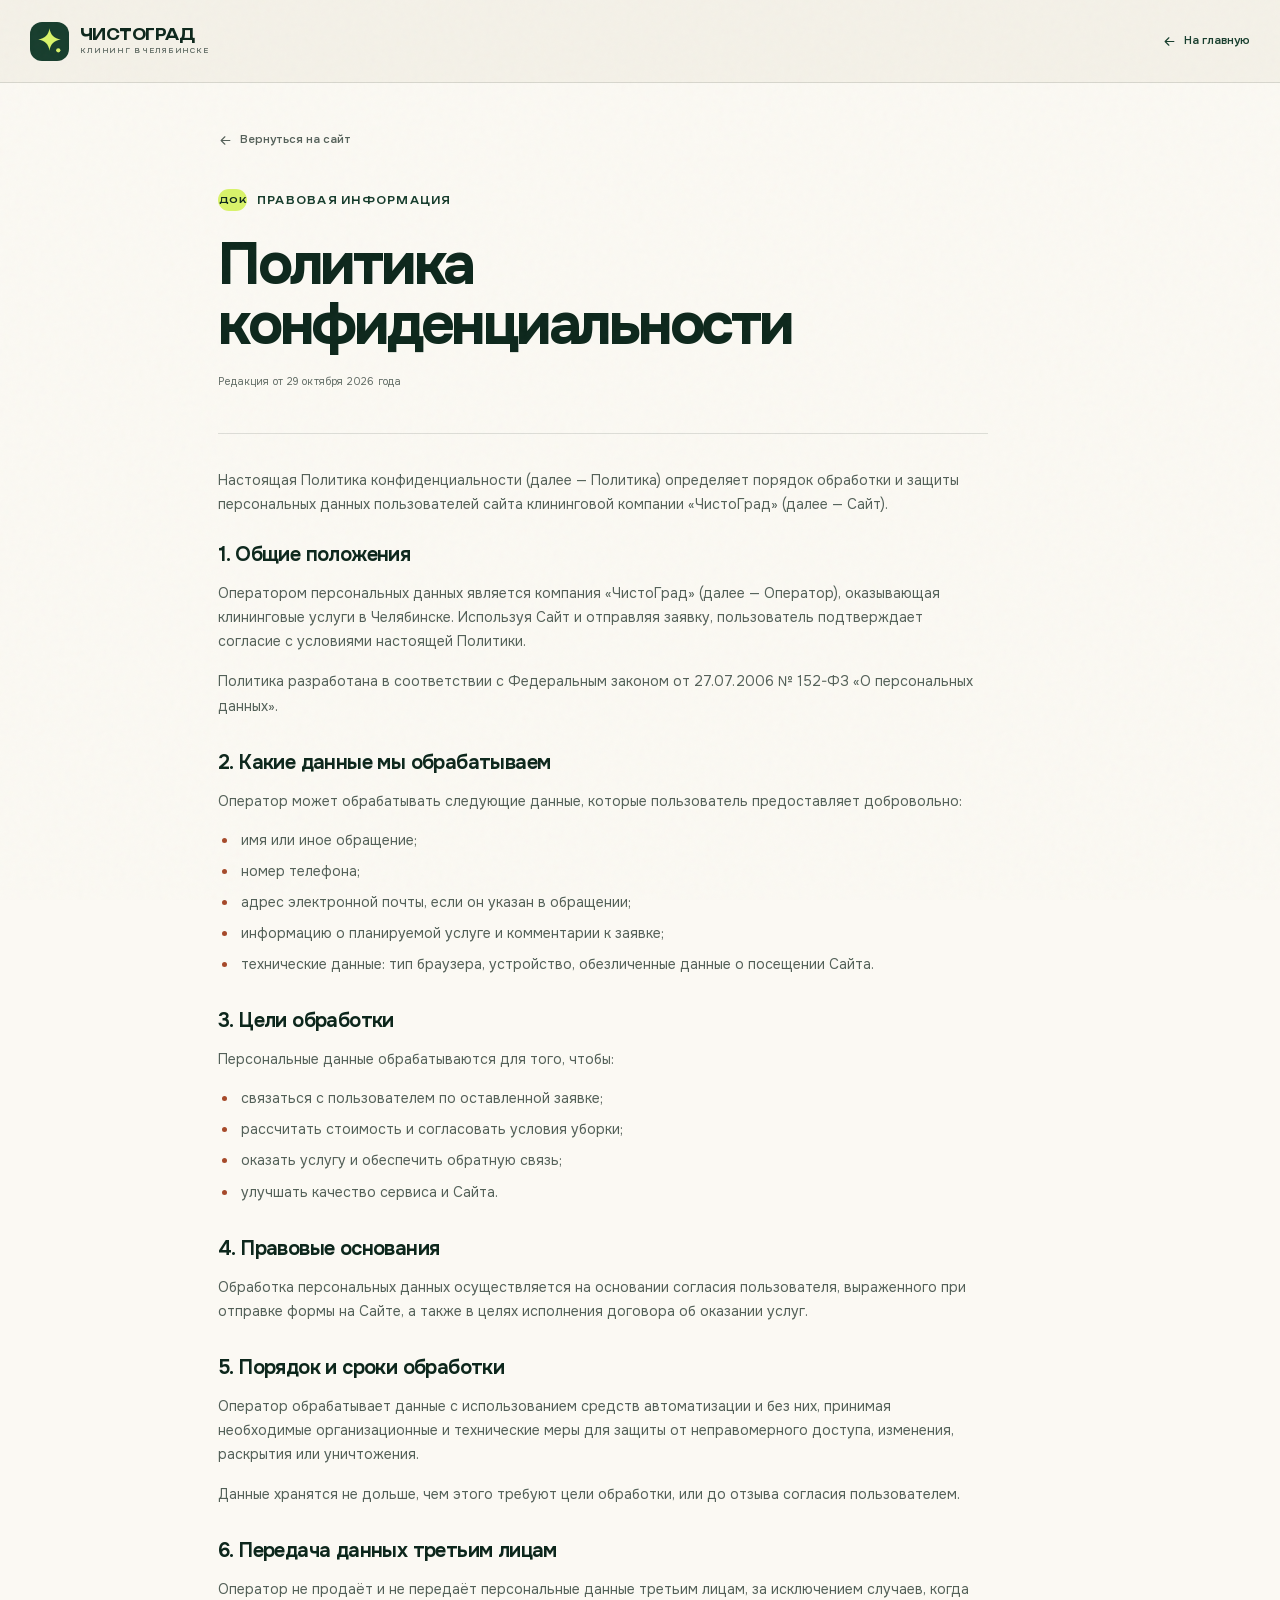
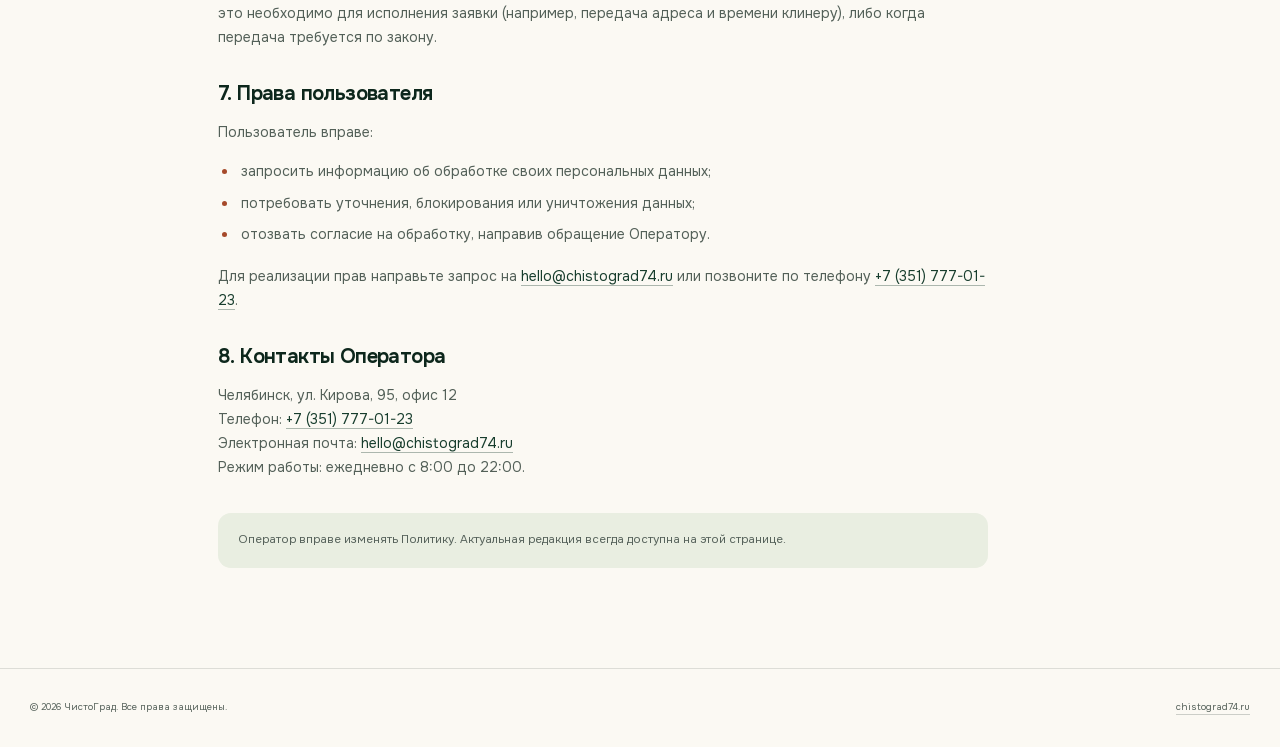
<file: privacy.html>
<!doctype html>
<html lang="ru" class="no-js">
<head>
  <meta charset="utf-8">
  <meta name="viewport" content="width=device-width, initial-scale=1">
  <title>Политика конфиденциальности — ЧистоГрад</title>
  <meta name="description" content="Политика конфиденциальности и обработки персональных данных клининговой компании ЧистоГрад в Челябинске.">
  <meta name="theme-color" content="#f4f1e8">
  <meta name="robots" content="noindex, follow">
  <link rel="canonical" href="https://wialux12.github.io/chistograd-landing/privacy.html">
  <link rel="icon" href="assets/favicon.svg" type="image/svg+xml">
  <link rel="apple-touch-icon" href="assets/apple-touch-icon.png">
  <link rel="stylesheet" href="assets/fonts/fonts.css">
  <link rel="stylesheet" href="styles.css">
  <script>document.documentElement.classList.replace('no-js', 'js');</script>
</head>
<body class="legal-page">
  <a class="skip-link" href="#legal-main">Перейти к содержимому</a>

  <header class="legal-header">
    <div class="container legal-header__inner">
      <a class="brand" href="index.html" aria-label="ЧистоГрад — на главную">
        <span class="brand__mark" aria-hidden="true">
          <svg viewBox="0 0 40 40"><path d="M20 6.5c.72 6.45 5.05 10.78 11.5 11.5C25.05 18.72 20.72 23.05 20 29.5c-.72-6.45-5.05-10.78-11.5-11.5C14.95 17.28 19.28 12.95 20 6.5Z" fill="currentColor"/><circle cx="29" cy="29" r="2.2" fill="currentColor"/></svg>
        </span>
        <span class="brand__text">ЧИСТОГРАД<small>клининг в Челябинске</small></span>
      </a>
      <a class="legal-header__back" href="index.html">
        <svg class="icon" aria-hidden="true"><use href="#i-arrow"></use></svg>
        На главную
      </a>
    </div>
  </header>

  <svg class="svg-sprite" xmlns="http://www.w3.org/2000/svg" aria-hidden="true">
    <defs>
      <symbol id="i-arrow" viewBox="0 0 24 24">
        <path d="M5 12h14M13 6l6 6-6 6" fill="none" stroke="currentColor" stroke-width="1.8" stroke-linecap="round" stroke-linejoin="round"/>
      </symbol>
    </defs>
  </svg>

  <main class="legal-main" id="legal-main">
    <div class="container legal-container">
      <a class="legal-back" href="index.html">
        <svg class="icon" aria-hidden="true"><use href="#i-arrow"></use></svg>
        Вернуться на сайт
      </a>

      <div class="legal-heading">
        <p class="eyebrow"><span class="eyebrow__num">Док</span> Правовая информация</p>
        <h1>Политика конфиденциальности</h1>
        <p class="legal-updated">Редакция от 29 октября 2026 года</p>
      </div>

      <div class="legal-content">
        <p>Настоящая Политика конфиденциальности (далее — Политика) определяет порядок обработки и защиты персональных данных пользователей сайта клининговой компании «ЧистоГрад» (далее — Сайт).</p>

        <h2>1. Общие положения</h2>
        <p>Оператором персональных данных является компания «ЧистоГрад» (далее — Оператор), оказывающая клининговые услуги в Челябинске. Используя Сайт и отправляя заявку, пользователь подтверждает согласие с условиями настоящей Политики.</p>
        <p>Политика разработана в соответствии с Федеральным законом от 27.07.2006 № 152-ФЗ «О персональных данных».</p>

        <h2>2. Какие данные мы обрабатываем</h2>
        <p>Оператор может обрабатывать следующие данные, которые пользователь предоставляет добровольно:</p>
        <ul>
          <li>имя или иное обращение;</li>
          <li>номер телефона;</li>
          <li>адрес электронной почты, если он указан в обращении;</li>
          <li>информацию о планируемой услуге и комментарии к заявке;</li>
          <li>технические данные: тип браузера, устройство, обезличенные данные о посещении Сайта.</li>
        </ul>

        <h2>3. Цели обработки</h2>
        <p>Персональные данные обрабатываются для того, чтобы:</p>
        <ul>
          <li>связаться с пользователем по оставленной заявке;</li>
          <li>рассчитать стоимость и согласовать условия уборки;</li>
          <li>оказать услугу и обеспечить обратную связь;</li>
          <li>улучшать качество сервиса и Сайта.</li>
        </ul>

        <h2>4. Правовые основания</h2>
        <p>Обработка персональных данных осуществляется на основании согласия пользователя, выраженного при отправке формы на Сайте, а также в целях исполнения договора об оказании услуг.</p>

        <h2>5. Порядок и сроки обработки</h2>
        <p>Оператор обрабатывает данные с использованием средств автоматизации и без них, принимая необходимые организационные и технические меры для защиты от неправомерного доступа, изменения, раскрытия или уничтожения.</p>
        <p>Данные хранятся не дольше, чем этого требуют цели обработки, или до отзыва согласия пользователем.</p>

        <h2>6. Передача данных третьим лицам</h2>
        <p>Оператор не продаёт и не передаёт персональные данные третьим лицам, за исключением случаев, когда это необходимо для исполнения заявки (например, передача адреса и времени клинеру), либо когда передача требуется по закону.</p>

        <h2>7. Права пользователя</h2>
        <p>Пользователь вправе:</p>
        <ul>
          <li>запросить информацию об обработке своих персональных данных;</li>
          <li>потребовать уточнения, блокирования или уничтожения данных;</li>
          <li>отозвать согласие на обработку, направив обращение Оператору.</li>
        </ul>
        <p>Для реализации прав направьте запрос на <a href="mailto:hello@chistograd74.ru">hello@chistograd74.ru</a> или позвоните по телефону <a href="tel:+73517770123">+7 (351) 777-01-23</a>.</p>

        <h2>8. Контакты Оператора</h2>
        <p>Челябинск, ул. Кирова, 95, офис 12<br>
        Телефон: <a href="tel:+73517770123">+7 (351) 777-01-23</a><br>
        Электронная почта: <a href="mailto:hello@chistograd74.ru">hello@chistograd74.ru</a><br>
        Режим работы: ежедневно с 8:00 до 22:00.</p>

        <p class="legal-note">Оператор вправе изменять Политику. Актуальная редакция всегда доступна на этой странице.</p>
      </div>
    </div>
  </main>

  <footer class="legal-footer">
    <div class="container legal-footer__inner">
      <p>© 2026 ЧистоГрад. Все права защищены.</p>
      <a href="index.html">chistograd74.ru</a>
    </div>
  </footer>
</body>
</html>
</file>
<file: assets/fonts/fonts.css>
@font-face {
  font-family: 'Onest';
  font-style: normal;
  font-weight: 300 800;
  font-display: swap;
  src: url('./onest-normal-300_800-cyrillic.woff2') format('woff2');
  unicode-range: U+0301, U+0400-045F, U+0490-0491, U+04B0-04B1, U+2116;
}
@font-face {
  font-family: 'Onest';
  font-style: normal;
  font-weight: 300 800;
  font-display: swap;
  src: url('./onest-normal-300_800-latin-ext.woff2') format('woff2');
  unicode-range: U+0100-02BA, U+02BD-02C5, U+02C7-02CC, U+02CE-02D7, U+02DD-02FF, U+0304, U+0308, U+0329, U+1D00-1DBF, U+1E00-1E9F, U+1EF2-1EFF, U+2020, U+20A0-20AB, U+20AD-20C4, U+2113, U+2C60-2C7F, U+A720-A7FF;
}
@font-face {
  font-family: 'Onest';
  font-style: normal;
  font-weight: 300 800;
  font-display: swap;
  src: url('./onest-normal-300_800-latin.woff2') format('woff2');
  unicode-range: U+0000-00FF, U+0131, U+0152-0153, U+02BB-02BC, U+02C6, U+02DA, U+02DC, U+0304, U+0308, U+0329, U+2000-206F, U+20AC, U+2122, U+2191, U+2193, U+2212, U+2215, U+FEFF, U+FFFD;
}
@font-face {
  font-family: 'Playfair Display';
  font-style: italic;
  font-weight: 500;
  font-display: swap;
  src: url('./playfair-display-italic-500-cyrillic.woff2') format('woff2');
  unicode-range: U+0301, U+0400-045F, U+0490-0491, U+04B0-04B1, U+2116;
}
@font-face {
  font-family: 'Playfair Display';
  font-style: italic;
  font-weight: 500;
  font-display: swap;
  src: url('./playfair-display-italic-500-latin.woff2') format('woff2');
  unicode-range: U+0000-00FF, U+0131, U+0152-0153, U+02BB-02BC, U+02C6, U+02DA, U+02DC, U+0304, U+0308, U+0329, U+2000-206F, U+20AC, U+2122, U+2191, U+2193, U+2212, U+2215, U+FEFF, U+FFFD;
}
@font-face {
  font-family: 'Unbounded';
  font-style: normal;
  font-weight: 400 700;
  font-display: swap;
  src: url('./unbounded-normal-400_700-cyrillic.woff2') format('woff2');
  unicode-range: U+0301, U+0400-045F, U+0490-0491, U+04B0-04B1, U+2116;
}
@font-face {
  font-family: 'Unbounded';
  font-style: normal;
  font-weight: 400 700;
  font-display: swap;
  src: url('./unbounded-normal-400_700-latin.woff2') format('woff2');
  unicode-range: U+0000-00FF, U+0131, U+0152-0153, U+02BB-02BC, U+02C6, U+02DA, U+02DC, U+0304, U+0308, U+0329, U+2000-206F, U+20AC, U+2122, U+2191, U+2193, U+2212, U+2215, U+FEFF, U+FFFD;
}
</file>
<file: styles.css>
/* =========================================================
   ЧистоГрад — клининг в Челябинске
   ========================================================= */

:root {
  --cream: #f4f1e8;
  --paper: #fbf9f3;
  --white: #ffffff;
  --ink: #12251c;
  --green: #173d2d;
  --green-deep: #0d271c;
  --green-soft: #e7ecdf;
  --sage: #e9eee1;
  --lime: #d9f36a;
  --lime-bright: #e6ff80;
  --clay: #a64a2a;
  --muted: #55615a;
  --muted-light: #606b64;
  --line: rgba(18, 37, 28, 0.13);
  --line-strong: rgba(18, 37, 28, 0.2);
  --line-light: rgba(255, 255, 255, 0.14);
  --star: #e9a33d;
  --danger: #b4402e;
  --font-body: "Onest", -apple-system, BlinkMacSystemFont, "Segoe UI", Arial, sans-serif;
  --font-display: "Unbounded", var(--font-body);
  --font-serif: "Playfair Display", Georgia, serif;
  --container: 1220px;
  --gutter: 28px;
  --radius-sm: 14px;
  --radius-md: 22px;
  --radius-lg: 32px;
  --radius-xl: 40px;
  --shadow-sm: 0 10px 30px rgba(24, 43, 33, 0.07);
  --shadow-md: 0 24px 64px rgba(24, 43, 33, 0.12);
  --shadow-lg: 0 40px 100px rgba(13, 39, 28, 0.18);
  --ease: cubic-bezier(0.2, 0.75, 0.25, 1);
}

*,
*::before,
*::after {
  box-sizing: border-box;
}

html {
  scroll-behavior: smooth;
  scroll-padding-top: 108px;
  -webkit-text-size-adjust: 100%;
}

body {
  margin: 0;
  min-width: 320px;
  background: var(--cream);
  color: var(--ink);
  font-family: var(--font-body);
  font-size: 16px;
  font-weight: 400;
  line-height: 1.5;
  -webkit-font-smoothing: antialiased;
  -moz-osx-font-smoothing: grayscale;
  overflow-x: hidden;
}

body::before {
  content: "";
  position: fixed;
  inset: 0;
  z-index: 9999;
  pointer-events: none;
  opacity: 0.028;
  background-image: url("data:image/svg+xml,%3Csvg viewBox='0 0 180 180' xmlns='http://www.w3.org/2000/svg'%3E%3Cfilter id='n'%3E%3CfeTurbulence type='fractalNoise' baseFrequency='.82' numOctaves='4' stitchTiles='stitch'/%3E%3C/filter%3E%3Crect width='100%25' height='100%25' filter='url(%23n)'/%3E%3C/svg%3E");
}

body.menu-open,
body.modal-open {
  overflow: hidden;
}

::selection {
  background: var(--lime);
  color: var(--green-deep);
}

h1,
h2,
h3,
h4,
p {
  margin: 0;
}

h1,
h2,
h3,
h4 {
  font-weight: 700;
  color: inherit;
}

h2 {
  max-width: 820px;
  font-size: clamp(2.15rem, 3.65vw, 3.45rem);
  line-height: 1.03;
  letter-spacing: -0.045em;
  text-wrap: balance;
}

h3 {
  font-size: 1.15rem;
  line-height: 1.3;
  letter-spacing: -0.02em;
}

a {
  color: inherit;
  text-decoration: none;
}

img {
  display: block;
  max-width: 100%;
}

button,
input,
select,
textarea {
  font: inherit;
  color: inherit;
}

button {
  cursor: pointer;
}

svg {
  display: block;
}

[hidden] {
  display: none !important;
}

.icon {
  width: 20px;
  height: 20px;
  flex: none;
  fill: none;
  stroke: currentColor;
}

.svg-sprite {
  position: absolute;
  width: 0;
  height: 0;
  overflow: hidden;
}

.sr-only {
  position: absolute;
  width: 1px;
  height: 1px;
  padding: 0;
  margin: -1px;
  overflow: hidden;
  clip: rect(0, 0, 0, 0);
  white-space: nowrap;
  border: 0;
}

.skip-link {
  position: fixed;
  top: 12px;
  left: 12px;
  z-index: 10000;
  padding: 12px 18px;
  border-radius: 10px;
  background: var(--green);
  color: var(--white);
  transform: translateY(-160%);
  transition: transform 0.2s ease;
}

.skip-link:focus {
  transform: none;
}

:focus-visible {
  outline: 2px solid var(--clay);
  outline-offset: 3px;
}

.container {
  width: 100%;
  max-width: calc(var(--container) + var(--gutter) * 2);
  margin-inline: auto;
  padding-inline: var(--gutter);
}

.section {
  padding-block: clamp(78px, 9vw, 128px);
}

/* =========================================================
   Buttons, labels, common elements
   ========================================================= */

.btn {
  display: inline-flex;
  align-items: center;
  justify-content: center;
  gap: 10px;
  min-height: 48px;
  padding: 13px 24px;
  border: 1px solid transparent;
  border-radius: 100px;
  background: transparent;
  color: var(--green);
  font-size: 14px;
  font-weight: 600;
  line-height: 1.2;
  letter-spacing: -0.01em;
  text-align: center;
  white-space: nowrap;
  transition: background-color 0.25s var(--ease), color 0.25s var(--ease), border-color 0.25s var(--ease), transform 0.25s var(--ease), box-shadow 0.25s var(--ease);
}

.btn .icon {
  width: 18px;
  height: 18px;
  transition: transform 0.25s var(--ease);
}

.btn:hover .icon {
  transform: translateX(3px);
}

.btn:active {
  transform: translateY(1px);
}

.btn--primary {
  background: var(--green);
  color: var(--white);
  box-shadow: 0 8px 22px rgba(23, 61, 45, 0.16);
}

.btn--primary:hover {
  background: var(--green-deep);
  box-shadow: 0 12px 28px rgba(23, 61, 45, 0.24);
}

.btn--lime {
  background: var(--lime);
  color: var(--green-deep);
}

.btn--lime:hover {
  background: var(--lime-bright);
  box-shadow: 0 12px 32px rgba(217, 243, 106, 0.2);
}

.btn--ghost {
  border-color: var(--line-strong);
  background: transparent;
  color: var(--green);
}

.btn--ghost:hover {
  border-color: var(--green);
  background: rgba(23, 61, 45, 0.05);
}

.btn--sm {
  min-height: 42px;
  padding: 10px 18px;
  font-size: 12.5px;
}

.btn--lg {
  min-height: 56px;
  padding: 16px 28px;
  font-size: 15px;
}

.btn--block {
  width: 100%;
}

.text-link {
  display: inline-flex;
  align-items: center;
  gap: 7px;
  padding-bottom: 3px;
  border-bottom: 1px solid currentColor;
  color: var(--green);
  font-size: 13px;
  font-weight: 550;
  line-height: 1.4;
  transition: color 0.2s ease, border-color 0.2s ease;
}

.text-link .icon {
  width: 15px;
  height: 15px;
  transition: transform 0.25s var(--ease);
}

.text-link:hover {
  color: var(--clay);
}

.text-link:hover .icon {
  transform: translateX(3px);
}

.eyebrow {
  display: inline-flex;
  align-items: center;
  gap: 10px;
  color: var(--green);
  font-family: var(--font-display);
  font-size: 9.5px;
  font-weight: 500;
  line-height: 1;
  letter-spacing: 0.13em;
  text-transform: uppercase;
}

.eyebrow__num {
  display: inline-flex;
  align-items: center;
  justify-content: center;
  width: 29px;
  height: 22px;
  border-radius: 100px;
  background: var(--lime);
  color: var(--green-deep);
  font-size: 8.5px;
  letter-spacing: 0.04em;
}

.eyebrow__dot {
  width: 7px;
  height: 7px;
  border-radius: 50%;
  background: var(--clay);
  box-shadow: 0 0 0 4px rgba(188, 92, 55, 0.12);
  animation: pulse 2.4s infinite;
}

.eyebrow--light {
  color: rgba(255, 255, 255, 0.58);
}

.eyebrow--light .eyebrow__num {
  background: rgba(255, 255, 255, 0.1);
  color: var(--lime);
}

.section-heading {
  margin-bottom: clamp(36px, 4.6vw, 58px);
}

.section-heading .eyebrow {
  margin-bottom: 24px;
}

.section-heading__row {
  display: grid;
  grid-template-columns: minmax(0, 1.24fr) minmax(260px, 0.76fr);
  align-items: end;
  gap: 40px 64px;
}

.section-heading__aside {
  display: flex;
  flex-direction: column;
  align-items: flex-start;
  gap: 22px;
  padding-bottom: 5px;
}

.section-heading__aside p {
  max-width: 420px;
  color: var(--muted);
  font-size: 14.5px;
  line-height: 1.65;
}

.section-heading--compact {
  margin-bottom: 22px;
}

.section-heading--compact .eyebrow {
  margin-bottom: 20px;
}

.section-heading--compact h2 {
  font-size: clamp(2rem, 3.1vw, 2.8rem);
}

/* =========================================================
   Top bar and header
   ========================================================= */

.topbar {
  background: var(--green-deep);
  color: rgba(255, 255, 255, 0.66);
  font-size: 11.5px;
}

.topbar__inner {
  display: flex;
  align-items: center;
  justify-content: space-between;
  min-height: 37px;
  gap: 20px;
}

.topbar__offer {
  display: flex;
  align-items: center;
  gap: 9px;
}

.topbar__offer .icon {
  width: 12px;
  height: 12px;
  color: var(--lime);
}

.topbar__offer strong {
  color: var(--white);
  font-weight: 600;
}

.topbar__offer a {
  margin-left: 5px;
  padding-bottom: 1px;
  border-bottom: 1px solid rgba(217, 243, 106, 0.5);
  color: var(--lime);
  transition: border-color 0.2s ease;
}

.topbar__offer a:hover {
  border-color: var(--lime);
}

.topbar__phone {
  color: var(--white);
  font-weight: 550;
  transition: color 0.2s ease;
}

.topbar__phone:hover {
  color: var(--lime);
}

.site-header {
  position: sticky;
  top: 0;
  z-index: 100;
  border-bottom: 1px solid transparent;
  background: rgba(244, 241, 232, 0.88);
  backdrop-filter: blur(18px);
  -webkit-backdrop-filter: blur(18px);
  transition: background-color 0.3s ease, border-color 0.3s ease, box-shadow 0.3s ease;
}

.site-header.is-scrolled {
  border-color: var(--line);
  background: rgba(244, 241, 232, 0.96);
  box-shadow: 0 8px 30px rgba(24, 43, 33, 0.06);
}

.header__inner {
  display: flex;
  align-items: center;
  justify-content: space-between;
  min-height: 82px;
  gap: 22px;
  transition: min-height 0.3s ease;
}

.site-header.is-scrolled .header__inner {
  min-height: 68px;
}

.brand {
  display: inline-flex;
  align-items: center;
  gap: 11px;
  flex: none;
}

.brand__mark {
  display: inline-flex;
  align-items: center;
  justify-content: center;
  width: 39px;
  height: 39px;
  border-radius: 12px;
  background: var(--green);
  color: var(--lime);
  transition: transform 0.35s var(--ease), background-color 0.25s ease;
}

.brand:hover .brand__mark {
  transform: rotate(-8deg) scale(1.04);
}

.brand__mark svg {
  width: 39px;
  height: 39px;
}

.brand__text {
  display: flex;
  flex-direction: column;
  gap: 4px;
  color: var(--green-deep);
  font-family: var(--font-display);
  font-size: 14.5px;
  font-weight: 600;
  line-height: 1;
  letter-spacing: -0.035em;
}

.brand__text small {
  color: var(--muted);
  font-family: var(--font-body);
  font-size: 8px;
  font-weight: 500;
  line-height: 1;
  letter-spacing: 0.105em;
  text-transform: uppercase;
}

.nav {
  display: flex;
  align-items: center;
  gap: 24px;
  margin-left: auto;
}

.nav a {
  position: relative;
  padding: 10px 0;
  color: var(--ink);
  font-size: 13px;
  font-weight: 500;
  transition: color 0.2s ease;
}

.nav a::after {
  content: "";
  position: absolute;
  left: 50%;
  bottom: 3px;
  width: 4px;
  height: 4px;
  border-radius: 50%;
  background: var(--clay);
  opacity: 0;
  transform: translateX(-50%) scale(0);
  transition: opacity 0.2s ease, transform 0.2s ease;
}

.nav a:hover,
.nav a.is-active {
  color: var(--clay);
}

.nav a:hover::after,
.nav a.is-active::after {
  opacity: 1;
  transform: translateX(-50%) scale(1);
}

.header__actions {
  display: flex;
  align-items: center;
  gap: 16px;
}

.header__phone {
  display: inline-flex;
  align-items: center;
  gap: 7px;
  color: var(--green-deep);
  font-size: 12.5px;
  font-weight: 600;
  white-space: nowrap;
  transition: color 0.2s ease;
}

.header__phone .icon {
  width: 15px;
  height: 15px;
  color: var(--green);
}

.header__phone:hover {
  color: var(--clay);
}

.burger {
  display: none;
  align-items: center;
  justify-content: center;
  flex-direction: column;
  gap: 5px;
  width: 44px;
  height: 44px;
  padding: 0;
  border: 1px solid var(--line-strong);
  border-radius: 50%;
  background: transparent;
  transition: background-color 0.2s ease, border-color 0.2s ease;
}

.burger span {
  display: block;
  width: 18px;
  height: 1.5px;
  border-radius: 10px;
  background: var(--green-deep);
  transition: transform 0.25s var(--ease), opacity 0.2s ease;
}

.burger:hover {
  border-color: var(--green);
  background: rgba(23, 61, 45, 0.05);
}

/* =========================================================
   Mobile menu
   ========================================================= */

.mobile-menu {
  position: fixed;
  inset: 0;
  z-index: 300;
  display: flex;
  flex-direction: column;
  padding: 22px var(--gutter) 30px;
  overflow-y: auto;
  background: var(--green-deep);
  color: var(--cream);
  visibility: hidden;
  transform: translateY(-100%);
  transition: transform 0.5s var(--ease), visibility 0.5s;
}

.mobile-menu.is-open {
  visibility: visible;
  transform: translateY(0);
}

.mobile-menu__head {
  display: flex;
  align-items: center;
  justify-content: space-between;
  margin-bottom: 36px;
}

.brand--light .brand__text {
  color: var(--white);
}

.brand--light .brand__text small {
  color: rgba(255, 255, 255, 0.58);
}

.brand--light .brand__mark {
  background: var(--lime);
  color: var(--green-deep);
}

.mobile-menu__close {
  display: flex;
  align-items: center;
  justify-content: center;
  width: 44px;
  height: 44px;
  padding: 0;
  border: 1px solid var(--line-light);
  border-radius: 50%;
  background: rgba(255, 255, 255, 0.05);
  color: var(--cream);
  transition: background-color 0.2s ease;
}

.mobile-menu__close:hover {
  background: rgba(255, 255, 255, 0.12);
}

.mobile-menu__nav {
  display: flex;
  flex-direction: column;
}

.mobile-menu__nav a {
  display: flex;
  align-items: baseline;
  gap: 16px;
  padding: 14px 0;
  border-bottom: 1px solid rgba(255, 255, 255, 0.12);
  color: var(--cream);
  font-size: clamp(1.55rem, 7vw, 2rem);
  font-weight: 600;
  letter-spacing: -0.04em;
  transition: color 0.2s ease, padding-left 0.2s ease;
}

.mobile-menu__nav a:hover {
  padding-left: 8px;
  color: var(--lime);
}

.mobile-menu__nav span {
  color: rgba(217, 243, 106, 0.55);
  font-family: var(--font-display);
  font-size: 8px;
  font-weight: 400;
  letter-spacing: 0.08em;
}

.mobile-menu__footer {
  display: flex;
  flex-direction: column;
  align-items: flex-start;
  gap: 8px;
  margin-top: auto;
  padding-top: 36px;
}

.mobile-menu__phone {
  color: var(--white);
  font-family: var(--font-display);
  font-size: 22px;
  font-weight: 500;
  letter-spacing: -0.04em;
}

.mobile-menu__footer p {
  margin-bottom: 16px;
  color: rgba(255, 255, 255, 0.48);
  font-size: 12px;
}

.mobile-menu__footer .btn {
  width: 100%;
}

.mobile-menu__footer .btn--primary {
  background: var(--lime);
  color: var(--green-deep);
  box-shadow: 0 12px 28px rgba(0, 0, 0, 0.18);
}

.mobile-menu__footer .btn--primary:hover {
  background: var(--lime-bright);
}

.menu-backdrop {
  position: fixed;
  inset: 0;
  z-index: 250;
  background: rgba(5, 15, 10, 0.5);
  opacity: 0;
  visibility: hidden;
  transition: opacity 0.35s ease, visibility 0.35s;
}

.menu-backdrop.is-visible {
  opacity: 1;
  visibility: visible;
}

/* =========================================================
   Hero
   ========================================================= */

.hero {
  position: relative;
  padding-block: clamp(38px, 5vw, 70px) clamp(46px, 5.2vw, 70px);
  overflow: hidden;
}

.hero__decor {
  position: absolute;
  inset: 0;
  pointer-events: none;
}

.hero__orb {
  position: absolute;
  top: -220px;
  right: -250px;
  width: min(820px, 62vw);
  height: min(820px, 62vw);
  border-radius: 50%;
  background: radial-gradient(circle at center, rgba(217, 243, 106, 0.48) 0, rgba(217, 243, 106, 0.14) 38%, transparent 70%);
  filter: blur(1px);
}

.hero__spark {
  position: absolute;
  color: var(--clay);
  opacity: 0.55;
}

.hero__spark--one {
  top: 12%;
  left: 48.5%;
  width: 18px;
  height: 18px;
  transform: rotate(12deg);
  animation: float 7s ease-in-out infinite;
}

.hero__spark--two {
  right: 3%;
  bottom: 16%;
  width: 26px;
  height: 26px;
  color: var(--green);
  opacity: 0.25;
  animation: float 9s 1s ease-in-out infinite reverse;
}

.hero__grid {
  position: relative;
  display: grid;
  grid-template-columns: minmax(0, 1.04fr) minmax(390px, 0.96fr);
  align-items: center;
  gap: clamp(34px, 5vw, 78px);
}

.hero__content {
  max-width: 630px;
}

.hero__eyebrow {
  margin-bottom: clamp(22px, 2.5vw, 32px);
  color: var(--muted);
}

.hero__title {
  margin-left: -0.055em;
  color: var(--green-deep);
  font-size: clamp(3rem, 5.3vw, 4.8rem);
  font-weight: 720;
  line-height: 0.98;
  letter-spacing: -0.06em;
}

.hero__title em {
  position: relative;
  display: inline-block;
  color: var(--clay);
  font-family: var(--font-serif);
  font-size: 1.055em;
  font-style: italic;
  font-weight: 500;
  letter-spacing: -0.055em;
  line-height: 0.82;
}

.hero__title em::after {
  content: "";
  position: absolute;
  left: 1%;
  right: 0;
  bottom: -0.055em;
  height: 0.09em;
  border-radius: 50%;
  background: var(--lime);
  transform: rotate(-1.8deg);
  z-index: -1;
}

.hero__lead {
  max-width: 540px;
  margin-top: clamp(24px, 2.8vw, 34px);
  color: var(--muted);
  font-size: clamp(14.5px, 1.25vw, 16.5px);
  line-height: 1.66;
}

.hero__actions {
  display: flex;
  flex-wrap: wrap;
  gap: 10px;
  margin-top: clamp(26px, 3vw, 36px);
}

.hero__trust {
  display: flex;
  flex-wrap: wrap;
  gap: 10px 22px;
  margin: 30px 0 0;
  padding: 0;
  list-style: none;
  color: var(--muted);
  font-size: 11.5px;
  line-height: 1.4;
}

.hero__trust li {
  display: flex;
  align-items: center;
  gap: 7px;
}

.hero__trust .icon {
  width: 14px;
  height: 14px;
  color: var(--green);
}

.hero__visual {
  position: relative;
  width: 100%;
  max-width: 540px;
  margin-left: auto;
}

.hero__visual::before {
  content: "";
  position: absolute;
  right: -16px;
  bottom: 30px;
  width: 64%;
  height: 66%;
  border: 1px solid rgba(23, 61, 45, 0.18);
  border-radius: 38px;
  pointer-events: none;
}

.hero__photo {
  position: relative;
  aspect-ratio: 4 / 5;
  overflow: hidden;
  border-radius: 38px;
  background: var(--green-soft);
  box-shadow: var(--shadow-lg);
}

.hero__photo img {
  width: 100%;
  height: 100%;
  object-fit: cover;
  object-position: center 30%;
}

.hero__photo-shade {
  position: absolute;
  inset: 0;
  background: linear-gradient(180deg, rgba(11, 29, 20, 0.05) 0%, transparent 35%, rgba(11, 29, 20, 0.35) 100%);
  pointer-events: none;
}

.hero__rating {
  position: absolute;
  left: 18px;
  bottom: 18px;
  min-width: 214px;
  padding: 14px 16px 13px;
  border: 1px solid rgba(255, 255, 255, 0.65);
  border-radius: 18px;
  background: rgba(255, 255, 255, 0.93);
  box-shadow: 0 12px 32px rgba(13, 39, 28, 0.2);
  backdrop-filter: blur(12px);
  -webkit-backdrop-filter: blur(12px);
}

.hero__rating-main {
  display: flex;
  align-items: center;
  gap: 6px;
  color: var(--green-deep);
}

.hero__rating-main .icon {
  width: 17px;
  height: 17px;
  color: var(--star);
}

.hero__rating-main strong {
  font-family: var(--font-display);
  font-size: 23px;
  font-weight: 600;
  line-height: 1;
  letter-spacing: -0.06em;
}

.hero__rating-main span {
  align-self: end;
  margin-bottom: 2px;
  color: var(--muted);
  font-size: 10px;
}

.hero__stars {
  display: flex;
  gap: 1px;
  margin-top: 5px;
  color: var(--star);
}

.hero__stars .icon {
  width: 11px;
  height: 11px;
}

.hero__rating p {
  margin-top: 7px;
  color: var(--muted);
  font-size: 9.5px;
  line-height: 1.3;
}

.hero__stamp {
  position: absolute;
  top: 18px;
  right: 18px;
  width: 108px;
  height: 108px;
  border-radius: 50%;
  background: var(--lime);
  color: var(--green-deep);
  box-shadow: 0 14px 32px rgba(13, 39, 28, 0.2);
  animation: spin 26s linear infinite;
}

.hero__stamp svg {
  width: 100%;
  height: 100%;
}

.hero__stamp text {
  fill: currentColor;
  font-family: var(--font-display);
  font-size: 8.6px;
  font-weight: 500;
  letter-spacing: 1.4px;
}

.hero__photo-caption {
  display: flex;
  align-items: center;
  gap: 8px;
  margin-top: 15px;
  padding-inline: 5px;
  color: var(--muted);
  font-size: 11px;
}

.hero__photo-caption-dot {
  width: 6px;
  height: 6px;
  border-radius: 50%;
  background: #59a55f;
  box-shadow: 0 0 0 3px rgba(89, 165, 95, 0.13);
}

.hero__photo-caption a {
  margin-left: auto;
  padding-bottom: 2px;
  border-bottom: 1px solid var(--line-strong);
  color: var(--green);
  font-weight: 550;
  transition: color 0.2s ease;
}

.hero__photo-caption a:hover {
  color: var(--clay);
}

/* =========================================================
   Ticker
   ========================================================= */

.ticker {
  overflow: hidden;
  border-block: 1px solid rgba(255, 255, 255, 0.1);
  background: var(--green);
  color: var(--cream);
}

.ticker__track {
  display: flex;
  width: max-content;
  animation: marquee 38s linear infinite;
  will-change: transform;
}

.ticker:hover .ticker__track {
  animation-play-state: paused;
}

.ticker__track > span {
  display: inline-flex;
  align-items: center;
  flex: none;
  padding: 16px 0;
  font-family: var(--font-display);
  font-size: 9px;
  font-weight: 400;
  line-height: 1;
  letter-spacing: 0.13em;
  text-transform: uppercase;
  white-space: nowrap;
}

.ticker i {
  display: inline-block;
  width: 5px;
  height: 5px;
  margin-inline: 24px;
  border-radius: 50%;
  background: var(--lime);
}

/* =========================================================
   Services
   ========================================================= */

.services {
  position: relative;
}

.services__grid {
  display: grid;
  grid-template-columns: repeat(3, minmax(0, 1fr));
  gap: 22px;
}

.service-card {
  min-height: 100%;
}

.service-card__link {
  display: flex;
  flex-direction: column;
  height: 100%;
  overflow: hidden;
  border: 1px solid rgba(18, 37, 28, 0.1);
  border-radius: var(--radius-md);
  background: rgba(255, 255, 255, 0.76);
  transition: transform 0.4s var(--ease), box-shadow 0.4s var(--ease), border-color 0.3s ease, background-color 0.3s ease;
}

.service-card__link:hover {
  transform: translateY(-7px);
  border-color: rgba(18, 37, 28, 0.2);
  background: var(--white);
  box-shadow: var(--shadow-md);
}

.service-card__media {
  position: relative;
  aspect-ratio: 4 / 3;
  overflow: hidden;
  background: var(--green-soft);
}

.service-card__media::after {
  content: "";
  position: absolute;
  inset: 0;
  background: linear-gradient(180deg, rgba(12, 33, 24, 0.13), transparent 44%, rgba(12, 33, 24, 0.25));
  pointer-events: none;
}

.service-card__media img {
  width: 100%;
  height: 100%;
  object-fit: cover;
  transition: transform 0.8s var(--ease);
}

.service-card__link:hover .service-card__media img {
  transform: scale(1.045);
}

.service-card__price {
  position: absolute;
  top: 13px;
  left: 13px;
  z-index: 1;
  padding: 7px 11px;
  border: 1px solid rgba(255, 255, 255, 0.6);
  border-radius: 100px;
  background: rgba(255, 255, 255, 0.9);
  color: var(--green-deep);
  font-size: 10.5px;
  font-weight: 650;
  line-height: 1;
  letter-spacing: -0.01em;
  backdrop-filter: blur(8px);
}

.service-card__num {
  position: absolute;
  right: 14px;
  bottom: 12px;
  z-index: 1;
  color: rgba(255, 255, 255, 0.78);
  font-family: var(--font-display);
  font-size: 9px;
  line-height: 1;
  letter-spacing: 0.08em;
}

.service-card__body {
  display: flex;
  flex: 1;
  flex-direction: column;
  padding: 20px 21px 21px;
}

.service-card__title-row {
  display: flex;
  align-items: center;
  justify-content: space-between;
  gap: 14px;
}

.service-card h3 {
  color: var(--green-deep);
  font-size: 17.5px;
  font-weight: 650;
  letter-spacing: -0.035em;
}

.service-card__arrow {
  display: inline-flex;
  align-items: center;
  justify-content: center;
  flex: none;
  width: 33px;
  height: 33px;
  border: 1px solid var(--line);
  border-radius: 50%;
  color: var(--green);
  transition: background-color 0.25s ease, border-color 0.25s ease, color 0.25s ease;
}

.service-card__arrow .icon {
  width: 15px;
  height: 15px;
}

.service-card__link:hover .service-card__arrow {
  border-color: var(--green);
  background: var(--green);
  color: var(--lime);
}

.service-card__body p {
  margin-top: 10px;
  color: var(--muted);
  font-size: 12.5px;
  line-height: 1.55;
}

.service-card__meta {
  display: flex;
  align-items: center;
  gap: 7px;
  margin-top: auto;
  padding-top: 16px;
  color: rgba(23, 61, 45, 0.78);
  font-size: 10px;
  font-weight: 500;
  letter-spacing: 0.01em;
}

.service-card__meta::before {
  content: "";
  width: 5px;
  height: 5px;
  border-radius: 50%;
  background: var(--lime);
  box-shadow: 0 0 0 3px rgba(217, 243, 106, 0.25);
}

/* =========================================================
   Calculator
   ========================================================= */

.calculator-section {
  position: relative;
  background: var(--sage);
}

.calculator-section::before {
  content: "";
  position: absolute;
  top: -180px;
  left: -180px;
  width: 540px;
  height: 540px;
  border-radius: 50%;
  background: radial-gradient(circle, rgba(255, 255, 255, 0.6), transparent 68%);
  pointer-events: none;
}

.calculator {
  position: relative;
  display: grid;
  grid-template-columns: minmax(0, 1.27fr) minmax(330px, 0.73fr);
  overflow: hidden;
  border: 1px solid rgba(18, 37, 28, 0.1);
  border-radius: var(--radius-lg);
  background: var(--paper);
  box-shadow: 0 24px 80px rgba(24, 43, 33, 0.09);
}

.calculator__form {
  padding: 38px clamp(24px, 3.5vw, 46px) 34px;
}

.calc-group {
  padding-block: 27px;
  border-bottom: 1px solid var(--line);
}

.calc-group:first-child {
  padding-top: 0;
}

.calc-group:last-child {
  padding-bottom: 0;
  border-bottom: 0;
}

.calc-fieldset {
  min-width: 0;
  margin: 0;
  padding-inline: 0;
  border: 0;
  border-bottom: 1px solid var(--line);
}

.calc-label {
  display: block;
  margin-bottom: 15px;
  padding: 0;
  color: var(--green-deep);
  font-size: 11px;
  font-weight: 650;
  line-height: 1.4;
  letter-spacing: 0.08em;
  text-transform: uppercase;
}

.calc-label__hint {
  margin-left: 7px;
  color: var(--muted-light);
  font-weight: 450;
  letter-spacing: 0.02em;
  text-transform: none;
}

.calc-label-row {
  display: flex;
  align-items: center;
  justify-content: space-between;
  gap: 20px;
  margin-bottom: 13px;
}

.calc-label-row .calc-label {
  margin-bottom: 0;
}

.calc-area-output {
  color: var(--green);
  font-family: var(--font-display);
  font-size: 15px;
  font-weight: 500;
  line-height: 1;
  letter-spacing: -0.04em;
}

.calc-tabs {
  display: flex;
  width: fit-content;
  max-width: 100%;
  padding: 4px;
  border: 1px solid rgba(18, 37, 28, 0.08);
  border-radius: 100px;
  background: #eeeee6;
  gap: 2px;
}

.calc-tab {
  position: relative;
  display: block;
  cursor: pointer;
}

.calc-tab input,
.calc-type input,
.calc-extra input {
  position: absolute;
  width: 1px;
  height: 1px;
  opacity: 0;
  pointer-events: none;
}

.calc-tab span {
  display: flex;
  align-items: center;
  justify-content: center;
  min-width: 102px;
  padding: 9px 18px;
  border-radius: 100px;
  color: var(--muted);
  font-size: 12px;
  font-weight: 550;
  line-height: 1;
  transition: background-color 0.25s ease, color 0.25s ease, box-shadow 0.25s ease;
}

.calc-tab input:checked + span {
  background: var(--green);
  color: var(--white);
  box-shadow: 0 5px 14px rgba(23, 61, 45, 0.18);
}

.calc-tab input:focus-visible + span {
  outline: 2px solid var(--clay);
  outline-offset: 2px;
}

.area-control {
  display: flex;
  align-items: center;
  gap: 14px;
}

.area-btn {
  display: inline-flex;
  align-items: center;
  justify-content: center;
  flex: none;
  width: 38px;
  height: 38px;
  padding: 0;
  border: 1px solid var(--line-strong);
  border-radius: 50%;
  background: transparent;
  color: var(--green);
  transition: background-color 0.2s ease, border-color 0.2s ease, color 0.2s ease;
}

.area-btn .icon {
  width: 15px;
  height: 15px;
}

.area-btn:hover {
  border-color: var(--green);
  background: var(--green);
  color: var(--lime);
}

.area-range {
  width: 100%;
  height: 28px;
  margin: 0;
  padding: 0;
  appearance: none;
  -webkit-appearance: none;
  background: transparent;
  cursor: pointer;
}

.area-range::-webkit-slider-runnable-track {
  width: 100%;
  height: 5px;
  border-radius: 100px;
  background: linear-gradient(90deg, var(--green) 0%, var(--green) var(--range-progress, 15.2%), #dfe3d7 var(--range-progress, 15.2%), #dfe3d7 100%);
}

.area-range::-moz-range-track {
  width: 100%;
  height: 5px;
  border-radius: 100px;
  background: #dfe3d7;
}

.area-range::-moz-range-progress {
  height: 5px;
  border-radius: 100px;
  background: var(--green);
}

.area-range::-webkit-slider-thumb {
  width: 21px;
  height: 21px;
  margin-top: -8px;
  border: 4px solid var(--paper);
  border-radius: 50%;
  background: var(--green);
  box-shadow: 0 1px 5px rgba(18, 37, 28, 0.25);
  -webkit-appearance: none;
  appearance: none;
  transition: transform 0.15s ease;
}

.area-range::-moz-range-thumb {
  width: 14px;
  height: 14px;
  border: 4px solid var(--paper);
  border-radius: 50%;
  background: var(--green);
  box-shadow: 0 1px 5px rgba(18, 37, 28, 0.25);
}

.area-range:hover::-webkit-slider-thumb,
.area-range:focus-visible::-webkit-slider-thumb {
  transform: scale(1.12);
}

.area-range:focus-visible {
  outline: 2px solid var(--clay);
  outline-offset: 4px;
  border-radius: 100px;
}

.area-scale {
  display: flex;
  justify-content: space-between;
  margin-top: 1px;
  padding-inline: 52px;
  color: var(--muted-light);
  font-size: 9.5px;
}

.calc-types {
  display: grid;
  grid-template-columns: repeat(3, minmax(0, 1fr));
  gap: 8px;
}

.calc-type {
  position: relative;
  display: block;
  min-width: 0;
  cursor: pointer;
}

.calc-type__body {
  position: relative;
  display: flex;
  flex-direction: column;
  gap: 5px;
  height: 100%;
  min-height: 112px;
  padding: 14px 13px 13px;
  overflow: hidden;
  border: 1px solid rgba(18, 37, 28, 0.13);
  border-radius: 14px;
  background: rgba(255, 255, 255, 0.36);
  transition: border-color 0.2s ease, background-color 0.2s ease, box-shadow 0.2s ease;
}

.calc-type__body::after {
  content: "";
  position: absolute;
  top: 12px;
  right: 12px;
  width: 8px;
  height: 8px;
  border: 1px solid rgba(18, 37, 28, 0.22);
  border-radius: 50%;
  transition: background-color 0.2s ease, border-color 0.2s ease, box-shadow 0.2s ease;
}

.calc-type:hover .calc-type__body {
  border-color: rgba(23, 61, 45, 0.35);
  background: var(--white);
}

.calc-type input:checked + .calc-type__body {
  border-color: var(--green);
  background: #f4f7eb;
  box-shadow: inset 0 0 0 1px var(--green);
}

.calc-type input:checked + .calc-type__body::after {
  border-color: var(--green);
  background: var(--green);
  box-shadow: 0 0 0 3px rgba(23, 61, 45, 0.1);
}

.calc-type input:focus-visible + .calc-type__body {
  outline: 2px solid var(--clay);
  outline-offset: 2px;
}

.calc-type__name {
  padding-right: 14px;
  color: var(--green-deep);
  font-size: 12px;
  font-weight: 650;
  line-height: 1.25;
  letter-spacing: -0.01em;
}

.calc-type__desc {
  color: var(--muted);
  font-size: 9.5px;
  line-height: 1.35;
}

.calc-type__price {
  margin-top: auto;
  padding-top: 5px;
  color: var(--green);
  font-size: 10.5px;
  font-weight: 600;
}

.calc-extras {
  display: grid;
  grid-template-columns: repeat(2, minmax(0, 1fr));
  gap: 7px;
}

.calc-extra {
  position: relative;
  display: flex;
  align-items: center;
  gap: 9px;
  min-height: 44px;
  padding: 10px 12px;
  border: 1px solid rgba(18, 37, 28, 0.12);
  border-radius: 11px;
  background: rgba(255, 255, 255, 0.3);
  cursor: pointer;
  transition: border-color 0.2s ease, background-color 0.2s ease;
}

.calc-extra:hover {
  border-color: rgba(23, 61, 45, 0.3);
  background: var(--white);
}

.calc-extra__box {
  display: flex;
  align-items: center;
  justify-content: center;
  flex: none;
  width: 17px;
  height: 17px;
  border: 1px solid rgba(18, 37, 28, 0.25);
  border-radius: 5px;
  color: transparent;
  transition: background-color 0.2s ease, border-color 0.2s ease, color 0.2s ease;
}

.calc-extra__box .icon {
  width: 11px;
  height: 11px;
}

.calc-extra input:checked ~ .calc-extra__box {
  border-color: var(--green);
  background: var(--green);
  color: var(--lime);
}

.calc-extra input:focus-visible ~ .calc-extra__box {
  outline: 2px solid var(--clay);
  outline-offset: 2px;
}

.calc-extra__label {
  color: var(--ink);
  font-size: 11.5px;
  line-height: 1.25;
}

.calc-extra__cost {
  margin-left: auto;
  color: var(--muted);
  font-size: 10px;
  white-space: nowrap;
}

.calc-extra:has(input:checked) {
  border-color: rgba(23, 61, 45, 0.32);
  background: #f4f7eb;
}

.calc-summary {
  position: relative;
  display: flex;
  flex-direction: column;
  min-width: 0;
  padding: 38px 30px 26px;
  overflow: hidden;
  background: var(--green);
  color: var(--cream);
}

.calc-summary::before {
  content: "";
  position: absolute;
  top: -120px;
  right: -140px;
  width: 360px;
  height: 360px;
  border-radius: 50%;
  background: radial-gradient(circle, rgba(217, 243, 106, 0.2), transparent 68%);
  pointer-events: none;
}

.calc-summary > * {
  position: relative;
  z-index: 1;
}

.calc-summary__badge {
  display: inline-flex;
  align-items: center;
  align-self: flex-start;
  gap: 7px;
  padding: 8px 11px;
  border: 1px solid rgba(217, 243, 106, 0.22);
  border-radius: 100px;
  background: rgba(217, 243, 106, 0.1);
  color: var(--lime);
  font-size: 10.5px;
  font-weight: 500;
  line-height: 1;
}

.calc-summary__badge .icon {
  width: 12px;
  height: 12px;
}

.calc-summary__label {
  margin-top: 35px;
  color: rgba(255, 255, 255, 0.58);
  font-size: 11px;
  line-height: 1.4;
}

.calc-summary__price {
  display: flex;
  align-items: flex-start;
  gap: 5px;
  margin-top: 6px;
  color: var(--lime);
}

.calc-summary__price span {
  font-family: var(--font-display);
  font-size: clamp(2.9rem, 4vw, 4rem);
  font-weight: 500;
  line-height: 1;
  letter-spacing: -0.075em;
}

.calc-summary__price small {
  margin-top: 8px;
  font-family: var(--font-display);
  font-size: 17px;
  font-weight: 400;
}

.calc-summary__save {
  margin-top: 10px;
  color: rgba(217, 243, 106, 0.72);
  font-size: 11px;
}

.calc-summary__details {
  margin-top: 28px;
  padding-top: 18px;
  border-top: 1px solid rgba(255, 255, 255, 0.13);
}

.calc-summary__details > div {
  display: flex;
  align-items: baseline;
  justify-content: space-between;
  gap: 16px;
  padding: 5px 0;
  color: rgba(255, 255, 255, 0.58);
  font-size: 11.5px;
}

.calc-summary__details b {
  color: var(--cream);
  font-weight: 500;
  white-space: nowrap;
}

.calc-summary__details .calc-summary__discount b {
  color: var(--lime);
}

.calc-summary__meta {
  display: flex;
  flex-wrap: wrap;
  gap: 6px;
  margin: 21px 0 22px;
}

.calc-summary__meta span {
  display: inline-flex;
  align-items: center;
  gap: 6px;
  padding: 7px 9px;
  border-radius: 8px;
  background: rgba(255, 255, 255, 0.06);
  color: rgba(255, 255, 255, 0.6);
  font-size: 10px;
  line-height: 1;
}

.calc-summary__meta .icon {
  width: 13px;
  height: 13px;
  color: var(--lime);
}

.calc-summary__meta b {
  color: var(--cream);
  font-weight: 500;
}

.calc-summary .btn {
  margin-top: auto;
}

.calc-summary__note {
  margin-top: 12px;
  color: rgba(255, 255, 255, 0.58);
  font-size: 9.5px;
  line-height: 1.5;
  text-align: center;
}

/* =========================================================
   Why us
   ========================================================= */

.why {
  position: relative;
  overflow: hidden;
  background: var(--green-deep);
  color: var(--cream);
}

.why::after {
  content: "";
  position: absolute;
  inset: 0;
  background-image: linear-gradient(rgba(255, 255, 255, 0.025) 1px, transparent 1px), linear-gradient(90deg, rgba(255, 255, 255, 0.025) 1px, transparent 1px);
  background-size: 80px 80px;
  mask-image: linear-gradient(to bottom, transparent, #000 25%, #000 75%, transparent);
  pointer-events: none;
}

.why__glow {
  position: absolute;
  top: -260px;
  right: -140px;
  width: 680px;
  height: 680px;
  border-radius: 50%;
  background: radial-gradient(circle, rgba(217, 243, 106, 0.2), transparent 68%);
  pointer-events: none;
}

.why .container {
  position: relative;
  z-index: 1;
}

.why__head {
  display: grid;
  grid-template-columns: minmax(0, 1.16fr) minmax(290px, 0.84fr);
  gap: 44px 80px;
  align-items: end;
}

.why h2 {
  max-width: 720px;
  margin-top: 22px;
  color: var(--cream);
}

.why__head-aside p {
  max-width: 430px;
  color: rgba(255, 255, 255, 0.56);
  font-size: 14px;
  line-height: 1.65;
}

.why__rating {
  display: flex;
  align-items: center;
  gap: 16px;
  margin-top: 27px;
  padding-top: 23px;
  border-top: 1px solid var(--line-light);
}

.why__rating > strong {
  color: var(--lime);
  font-family: var(--font-display);
  font-size: 43px;
  font-weight: 500;
  line-height: 0.9;
  letter-spacing: -0.07em;
}

.why__stars {
  display: flex;
  gap: 2px;
  color: var(--lime);
}

.why__stars .icon {
  width: 11px;
  height: 11px;
}

.why__rating span {
  display: block;
  margin-top: 5px;
  color: rgba(255, 255, 255, 0.56);
  font-size: 9.5px;
}

.benefits {
  display: grid;
  grid-template-columns: repeat(4, minmax(0, 1fr));
  margin-top: clamp(48px, 6vw, 74px);
  border-top: 1px solid var(--line-light);
}

.benefit {
  position: relative;
  min-width: 0;
  padding: 30px 26px 6px 0;
  border-right: 1px solid var(--line-light);
}

.benefit:not(:first-child) {
  padding-left: 26px;
}

.benefit:last-child {
  border-right: 0;
}

.benefit__num {
  color: rgba(255, 255, 255, 0.28);
  font-family: var(--font-display);
  font-size: 8px;
  line-height: 1;
  letter-spacing: 0.08em;
}

.benefit__icon {
  display: flex;
  align-items: center;
  justify-content: center;
  width: 49px;
  height: 49px;
  margin-top: 25px;
  border: 1px solid rgba(217, 243, 106, 0.22);
  border-radius: 50%;
  background: rgba(217, 243, 106, 0.07);
  color: var(--lime);
}

.benefit__icon .icon {
  width: 22px;
  height: 22px;
}

.benefit h3 {
  margin-top: 21px;
  color: var(--cream);
  font-size: 17px;
  font-weight: 600;
  letter-spacing: -0.03em;
}

.benefit p {
  margin-top: 10px;
  color: rgba(255, 255, 255, 0.48);
  font-size: 11.5px;
  line-height: 1.58;
}

.why__quote {
  margin: clamp(48px, 6vw, 74px) 0 0;
  padding-top: clamp(32px, 4vw, 46px);
  border-top: 1px solid var(--line-light);
}

.why__quote-mark {
  width: 20px;
  height: 20px;
  margin-bottom: 16px;
  color: var(--lime);
}

.why__quote p {
  max-width: 900px;
  color: var(--cream);
  font-family: var(--font-serif);
  font-size: clamp(1.55rem, 2.5vw, 2.25rem);
  font-style: italic;
  font-weight: 500;
  line-height: 1.35;
  letter-spacing: -0.02em;
  text-wrap: balance;
}

.why__quote footer {
  display: flex;
  align-items: center;
  gap: 10px;
  margin-top: 21px;
  color: rgba(255, 255, 255, 0.52);
  font-size: 10px;
  letter-spacing: 0.06em;
  text-transform: uppercase;
}

.why__quote footer span {
  width: 28px;
  height: 1px;
  background: var(--lime);
}

/* =========================================================
   Process
   ========================================================= */

.process__grid {
  display: grid;
  grid-template-columns: minmax(300px, 0.82fr) minmax(0, 1.18fr);
  gap: clamp(40px, 7vw, 96px);
  align-items: start;
}

.process__visual {
  position: sticky;
  top: 112px;
  max-width: 470px;
}

.process__image {
  position: relative;
  overflow: hidden;
  border-radius: var(--radius-lg);
  background: var(--green-soft);
}

.process__image::after {
  content: "";
  position: absolute;
  inset: 0;
  background: linear-gradient(180deg, transparent 55%, rgba(12, 33, 24, 0.28));
  pointer-events: none;
}

.process__image img {
  width: 100%;
  aspect-ratio: 1 / 1.08;
  object-fit: cover;
}

.process__image-badge {
  position: absolute;
  left: 15px;
  bottom: 15px;
  z-index: 1;
  display: flex;
  align-items: center;
  gap: 7px;
  padding: 8px 11px;
  border: 1px solid rgba(255, 255, 255, 0.2);
  border-radius: 100px;
  background: rgba(13, 39, 28, 0.76);
  color: rgba(255, 255, 255, 0.84);
  font-size: 10px;
  line-height: 1.2;
  backdrop-filter: blur(8px);
}

.process__image-badge .icon {
  width: 13px;
  height: 13px;
  color: var(--lime);
}

.process__sticker {
  position: absolute;
  right: -22px;
  bottom: -28px;
  display: flex;
  flex-direction: column;
  justify-content: center;
  width: 156px;
  height: 156px;
  padding: 20px;
  border-radius: 50%;
  background: var(--lime);
  color: var(--green-deep);
  transform: rotate(-7deg);
  box-shadow: 0 18px 40px rgba(24, 43, 33, 0.18);
}

.process__sticker span {
  font-family: var(--font-display);
  font-size: 34px;
  font-weight: 600;
  line-height: 0.9;
  letter-spacing: -0.07em;
}

.process__sticker p {
  margin-top: 7px;
  font-size: 9.5px;
  font-weight: 600;
  line-height: 1.3;
}

.process__content {
  padding-top: 8px;
}

.process__steps {
  margin-top: 33px;
  border-top: 1px solid var(--line);
}

.process-step {
  display: grid;
  grid-template-columns: 40px minmax(0, 1fr);
  gap: 22px;
  padding: 24px 0;
  border-bottom: 1px solid var(--line);
}

.process-step__num {
  padding-top: 4px;
  color: var(--clay);
  font-family: var(--font-display);
  font-size: 9px;
  font-weight: 500;
  line-height: 1;
  letter-spacing: 0.08em;
}

.process-step__top {
  display: flex;
  align-items: baseline;
  justify-content: space-between;
  gap: 18px;
}

.process-step h3 {
  color: var(--green-deep);
  font-size: 19px;
  font-weight: 600;
  letter-spacing: -0.035em;
}

.process-step__top span {
  color: var(--muted-light);
  font-size: 9.5px;
  font-weight: 500;
  letter-spacing: 0.03em;
  white-space: nowrap;
}

.process-step p {
  max-width: 570px;
  margin-top: 8px;
  color: var(--muted);
  font-size: 13px;
  line-height: 1.6;
}

.process__cta {
  margin-top: 29px;
}

/* =========================================================
   Reviews
   ========================================================= */

.reviews {
  position: relative;
  background: var(--sage);
}

.reviews__head {
  display: flex;
  align-items: flex-end;
  justify-content: space-between;
  gap: 36px;
}

.reviews__head .eyebrow {
  margin-bottom: 22px;
}

.reviews__head h2 {
  max-width: 700px;
}

.reviews__rating-link {
  display: flex;
  align-items: center;
  gap: 15px;
  flex: none;
  padding: 13px 17px;
  border: 1px solid rgba(18, 37, 28, 0.1);
  border-radius: 17px;
  background: var(--paper);
  transition: transform 0.25s var(--ease), box-shadow 0.25s ease;
}

.reviews__rating-link:hover {
  transform: translateY(-3px);
  box-shadow: var(--shadow-sm);
}

.reviews__rating-value {
  color: var(--green-deep);
  font-family: var(--font-display);
  font-size: 34px;
  font-weight: 500;
  line-height: 1;
  letter-spacing: -0.07em;
}

.reviews__stars {
  display: flex;
  gap: 1px;
  color: var(--star);
}

.reviews__stars .icon {
  width: 11px;
  height: 11px;
}

.reviews__rating-link small {
  display: block;
  margin-top: 5px;
  color: var(--muted);
  font-size: 9.5px;
}

.reviews__grid {
  display: grid;
  grid-template-columns: repeat(3, minmax(0, 1fr));
  gap: 20px;
  margin-top: 46px;
}

.review {
  display: flex;
  flex-direction: column;
  min-height: 310px;
  padding: 24px 24px 22px;
  border: 1px solid rgba(18, 37, 28, 0.08);
  border-radius: var(--radius-md);
  background: var(--paper);
}

.review--featured {
  border-color: transparent;
  background: var(--green);
  color: var(--cream);
}

.review__top {
  display: flex;
  align-items: center;
  justify-content: space-between;
  gap: 16px;
}

.review__stars {
  display: flex;
  gap: 2px;
  color: var(--star);
}

.review__stars .icon {
  width: 12px;
  height: 12px;
}

.review__source {
  color: var(--muted-light);
  font-size: 8.5px;
  line-height: 1;
  letter-spacing: 0.06em;
  text-transform: uppercase;
}

.review--featured .review__stars {
  color: var(--lime);
}

.review--featured .review__source {
  color: rgba(255, 255, 255, 0.58);
}

.review blockquote {
  flex: 1;
  margin: 23px 0 27px;
  color: var(--ink);
  font-size: 14px;
  line-height: 1.62;
  letter-spacing: -0.012em;
}

.review--featured blockquote {
  color: rgba(255, 255, 255, 0.88);
}

.review__author {
  display: flex;
  align-items: center;
  gap: 11px;
  padding-top: 17px;
  border-top: 1px solid var(--line);
}

.review--featured .review__author {
  border-color: rgba(255, 255, 255, 0.14);
}

.review__avatar {
  display: inline-flex;
  align-items: center;
  justify-content: center;
  flex: none;
  width: 38px;
  height: 38px;
  border-radius: 50%;
  background: var(--avatar-bg);
  color: var(--avatar-color);
  font-family: var(--font-display);
  font-size: 12px;
  font-weight: 600;
}

.review__author strong {
  display: block;
  color: var(--green-deep);
  font-size: 12px;
  font-weight: 600;
}

.review__author small {
  display: block;
  margin-top: 3px;
  color: var(--muted);
  font-size: 9.5px;
}

.review--featured .review__author strong {
  color: var(--white);
}

.review--featured .review__author small {
  color: rgba(255, 255, 255, 0.58);
}

.reviews__bottom {
  display: flex;
  align-items: center;
  justify-content: space-between;
  gap: 28px;
  margin-top: 28px;
}

.reviews__bottom p {
  max-width: 540px;
  color: var(--muted);
  font-size: 10.5px;
  line-height: 1.55;
}

/* =========================================================
   FAQ
   ========================================================= */

.faq__grid {
  display: grid;
  grid-template-columns: minmax(260px, 0.72fr) minmax(0, 1.28fr);
  gap: clamp(40px, 7vw, 96px);
  align-items: start;
}

.faq__intro {
  position: sticky;
  top: 112px;
}

.faq__intro .eyebrow {
  margin-bottom: 23px;
}

.faq__intro h2 {
  max-width: 430px;
  font-size: clamp(2rem, 3vw, 2.85rem);
}

.faq__intro > p:not(.eyebrow) {
  max-width: 340px;
  margin-top: 20px;
  color: var(--muted);
  font-size: 13px;
  line-height: 1.65;
}

.faq__phone {
  display: inline-block;
  margin-top: 26px;
  color: var(--green-deep);
  font-family: var(--font-display);
  font-size: clamp(1.2rem, 2vw, 1.55rem);
  font-weight: 500;
  letter-spacing: -0.05em;
  transition: color 0.2s ease;
}

.faq__phone:hover {
  color: var(--clay);
}

.faq__messengers {
  display: flex;
  flex-wrap: wrap;
  gap: 8px;
  margin-top: 20px;
}

.faq__messengers a {
  display: inline-flex;
  align-items: center;
  gap: 7px;
  padding: 9px 13px;
  border: 1px solid var(--line);
  border-radius: 100px;
  color: var(--green);
  font-size: 11px;
  font-weight: 500;
  transition: background-color 0.2s ease, border-color 0.2s ease;
}

.faq__messengers a:hover {
  border-color: var(--green);
  background: rgba(23, 61, 45, 0.05);
}

.faq__messengers .icon {
  width: 14px;
  height: 14px;
}

.faq__list {
  border-top: 1px solid var(--line);
}

.faq-item {
  border-bottom: 1px solid var(--line);
}

.faq-item summary {
  display: flex;
  align-items: center;
  justify-content: space-between;
  gap: 24px;
  padding: 21px 0;
  color: var(--green-deep);
  font-size: clamp(14.5px, 1.5vw, 16.5px);
  font-weight: 550;
  line-height: 1.35;
  letter-spacing: -0.02em;
  cursor: pointer;
  list-style: none;
}

.faq-item summary::-webkit-details-marker {
  display: none;
}

.faq-item summary:hover {
  color: var(--clay);
}

.faq-item__icon {
  position: relative;
  display: flex;
  align-items: center;
  justify-content: center;
  flex: none;
  width: 27px;
  height: 27px;
  border: 1px solid var(--line);
  border-radius: 50%;
  color: var(--green);
  transition: transform 0.3s var(--ease), background-color 0.25s ease, border-color 0.25s ease, color 0.25s ease;
}

.faq-item__icon::before,
.faq-item__icon::after {
  content: "";
  position: absolute;
  top: 50%;
  left: 50%;
  width: 10px;
  height: 1px;
  border-radius: 2px;
  background: currentColor;
  transform: translate(-50%, -50%);
}

.faq-item__icon::after {
  transform: translate(-50%, -50%) rotate(90deg);
}

.faq-item[open] .faq-item__icon {
  border-color: var(--green);
  background: var(--green);
  color: var(--lime);
  transform: rotate(45deg);
}

.faq-item__answer {
  max-width: 760px;
  padding: 0 48px 23px 0;
}

.faq-item__answer p {
  color: var(--muted);
  font-size: 13px;
  line-height: 1.65;
}

/* =========================================================
   Contact
   ========================================================= */

.contact {
  padding-top: 0;
}

.contact-panel {
  position: relative;
  display: grid;
  grid-template-columns: minmax(0, 1.02fr) minmax(360px, 0.78fr);
  gap: clamp(30px, 4vw, 64px);
  padding: clamp(28px, 4vw, 52px);
  overflow: hidden;
  border-radius: var(--radius-lg);
  background: var(--green-deep);
  color: var(--cream);
  box-shadow: var(--shadow-lg);
}

.contact-panel::before {
  content: "";
  position: absolute;
  top: -300px;
  left: 26%;
  width: 620px;
  height: 620px;
  border-radius: 50%;
  background: radial-gradient(circle, rgba(217, 243, 106, 0.12), transparent 68%);
  pointer-events: none;
}

.contact-panel__info {
  position: relative;
  z-index: 1;
  display: flex;
  flex-direction: column;
  align-items: flex-start;
  padding-block: 11px;
}

.contact-panel__info h2 {
  max-width: 580px;
  margin-top: 22px;
  color: var(--white);
}

.contact-panel__lead {
  max-width: 470px;
  margin-top: 19px;
  color: rgba(255, 255, 255, 0.52);
  font-size: 13.5px;
  line-height: 1.65;
}

.contact-panel__status {
  display: inline-flex;
  align-items: center;
  gap: 8px;
  margin-top: 27px;
  padding: 8px 12px;
  border: 1px solid rgba(255, 255, 255, 0.14);
  border-radius: 100px;
  background: rgba(255, 255, 255, 0.05);
  color: rgba(255, 255, 255, 0.7);
  font-size: 10.5px;
  line-height: 1;
}

.status-dot {
  width: 6px;
  height: 6px;
  border-radius: 50%;
  background: var(--lime);
  box-shadow: 0 0 0 4px rgba(217, 243, 106, 0.12);
  animation: pulse 2.2s infinite;
}

.contact-panel__phone {
  display: inline-block;
  margin-top: 25px;
  color: var(--lime);
  font-family: var(--font-display);
  font-size: clamp(1.55rem, 2.7vw, 2.1rem);
  font-weight: 500;
  line-height: 1;
  letter-spacing: -0.055em;
  transition: color 0.2s ease;
}

.contact-panel__phone:hover {
  color: var(--white);
}

.contact-panel__messengers {
  display: flex;
  flex-wrap: wrap;
  gap: 8px;
  margin-top: 16px;
}

.contact-panel__messengers a {
  display: inline-flex;
  align-items: center;
  gap: 7px;
  padding: 9px 13px;
  border: 1px solid rgba(255, 255, 255, 0.14);
  border-radius: 100px;
  color: rgba(255, 255, 255, 0.7);
  font-size: 10.5px;
  transition: background-color 0.2s ease, border-color 0.2s ease, color 0.2s ease;
}

.contact-panel__messengers a:hover {
  border-color: rgba(217, 243, 106, 0.45);
  background: rgba(255, 255, 255, 0.07);
  color: var(--lime);
}

.contact-panel__messengers .icon {
  width: 14px;
  height: 14px;
}

.contact-panel__details {
  display: flex;
  flex-direction: column;
  gap: 11px;
  width: 100%;
  max-width: 430px;
  margin: 28px 0 0;
  padding: 23px 0 0;
  border-top: 1px solid var(--line-light);
  list-style: none;
}

.contact-panel__details li {
  display: flex;
  align-items: flex-start;
  gap: 9px;
  color: rgba(255, 255, 255, 0.52);
  font-size: 11.5px;
  line-height: 1.45;
}

.contact-panel__details .icon {
  width: 14px;
  height: 14px;
  margin-top: 1px;
  color: var(--lime);
}

.contact-panel__details a {
  transition: color 0.2s ease;
}

.contact-panel__details a:hover {
  color: var(--lime);
}

.contact-panel__districts {
  margin-top: 25px;
}

.contact-panel__districts > p {
  color: rgba(255, 255, 255, 0.54);
  font-size: 9.5px;
  letter-spacing: 0.04em;
  text-transform: uppercase;
}

.district-tags {
  display: flex;
  flex-wrap: wrap;
  gap: 5px;
  margin-top: 9px;
}

.district-tags span {
  padding: 5px 8px;
  border-radius: 5px;
  background: rgba(255, 255, 255, 0.055);
  color: rgba(255, 255, 255, 0.62);
  font-size: 9px;
  line-height: 1.2;
}

/* Form */

.contact-form {
  position: relative;
  z-index: 1;
  align-self: start;
  padding: clamp(22px, 2.7vw, 30px);
  border-radius: 24px;
  background: var(--paper);
  color: var(--ink);
  box-shadow: 0 24px 50px rgba(4, 14, 9, 0.2);
}

.lead-form__head {
  margin-bottom: 22px;
}

.lead-form__badge {
  display: inline-flex;
  align-items: center;
  padding: 6px 9px;
  border-radius: 5px;
  background: var(--lime);
  color: var(--green-deep);
  font-size: 8.5px;
  font-weight: 650;
  line-height: 1;
  letter-spacing: 0.045em;
  text-transform: uppercase;
}

.lead-form__head h3 {
  margin-top: 13px;
  color: var(--green-deep);
  font-size: clamp(1.25rem, 2vw, 1.55rem);
  font-weight: 650;
  letter-spacing: -0.04em;
}

.lead-form__head p {
  margin-top: 7px;
  color: var(--muted);
  font-size: 11.5px;
  line-height: 1.5;
}

.form-row {
  display: grid;
  grid-template-columns: repeat(2, minmax(0, 1fr));
  gap: 11px;
}

.field {
  position: relative;
  min-width: 0;
  margin-top: 13px;
}

.field label {
  display: block;
  margin-bottom: 7px;
  color: var(--green-deep);
  font-size: 10.5px;
  font-weight: 600;
  line-height: 1.3;
}

.field label > span {
  margin-left: 3px;
  color: var(--muted-light);
  font-weight: 400;
}

.field input,
.field select,
.field textarea {
  display: block;
  width: 100%;
  min-width: 0;
  padding: 11px 12px;
  border: 1px solid rgba(18, 37, 28, 0.16);
  border-radius: 9px;
  background: #f7f5ee;
  color: var(--ink);
  font-size: 12.5px;
  line-height: 1.4;
  transition: border-color 0.2s ease, background-color 0.2s ease, box-shadow 0.2s ease;
}

.field textarea {
  min-height: 77px;
  resize: vertical;
}

.field input::placeholder,
.field textarea::placeholder {
  color: #9da59f;
}

.field input:hover,
.field select:hover,
.field textarea:hover {
  border-color: rgba(18, 37, 28, 0.3);
}

.field input:focus,
.field select:focus,
.field textarea:focus {
  border-color: var(--green);
  background: var(--white);
  outline: none;
  box-shadow: 0 0 0 3px rgba(23, 61, 45, 0.09);
}

.field input.is-invalid,
.field select.is-invalid,
.field textarea.is-invalid {
  border-color: var(--danger);
  box-shadow: 0 0 0 3px rgba(180, 64, 46, 0.08);
}

.select-wrap {
  position: relative;
}

.select-wrap select {
  padding-right: 38px;
  appearance: none;
  -webkit-appearance: none;
  cursor: pointer;
}

.select-wrap select:invalid {
  color: #9da59f;
}

.select-wrap__icon {
  position: absolute;
  top: 50%;
  right: 13px;
  width: 15px;
  height: 15px;
  color: var(--muted);
  pointer-events: none;
  transform: translateY(-50%) rotate(90deg);
}

.field__error {
  display: block;
  min-height: 0;
  margin-top: 4px;
  color: var(--danger);
  font-size: 9.5px;
  line-height: 1.35;
}

.field__error:empty {
  display: none;
}

.checkbox {
  position: relative;
  display: flex;
  align-items: flex-start;
  gap: 8px;
  margin-top: 15px;
  color: var(--muted);
  font-size: 9.5px;
  line-height: 1.5;
  cursor: pointer;
}

.checkbox input {
  position: absolute;
  width: 1px;
  height: 1px;
  opacity: 0;
}

.checkbox__box {
  display: flex;
  align-items: center;
  justify-content: center;
  flex: none;
  width: 16px;
  height: 16px;
  margin-top: 1px;
  border: 1px solid rgba(18, 37, 28, 0.25);
  border-radius: 4px;
  color: transparent;
  transition: background-color 0.2s ease, border-color 0.2s ease, color 0.2s ease;
}

.checkbox__box .icon {
  width: 10px;
  height: 10px;
}

.checkbox input:checked + .checkbox__box {
  border-color: var(--green);
  background: var(--green);
  color: var(--lime);
}

.checkbox input:focus-visible + .checkbox__box {
  outline: 2px solid var(--clay);
  outline-offset: 2px;
}

.checkbox a {
  border-bottom: 1px solid rgba(18, 37, 28, 0.3);
  color: var(--ink);
  transition: color 0.2s ease;
}

.checkbox a:hover {
  color: var(--clay);
}

.checkbox__error {
  margin-top: 4px;
}

.lead-form .btn {
  margin-top: 16px;
}

.form-note {
  display: flex;
  align-items: flex-start;
  justify-content: center;
  gap: 5px;
  margin-top: 10px;
  color: var(--muted-light);
  font-size: 8.5px;
  line-height: 1.45;
  text-align: center;
}

.form-note .icon {
  width: 11px;
  height: 11px;
  margin-top: 1px;
}

.form-success {
  display: flex;
  flex-direction: column;
  align-items: center;
  justify-content: center;
  min-height: 510px;
  padding: 24px 10px;
  text-align: center;
}

.form-success__icon {
  display: flex;
  align-items: center;
  justify-content: center;
  width: 68px;
  height: 68px;
  border-radius: 50%;
  background: var(--lime);
  color: var(--green-deep);
}

.form-success__icon .icon {
  width: 29px;
  height: 29px;
}

.form-success h3 {
  margin-top: 21px;
  color: var(--green-deep);
  font-size: 24px;
  font-weight: 650;
  letter-spacing: -0.045em;
}

.form-success p {
  max-width: 350px;
  margin-top: 9px;
  color: var(--muted);
  font-size: 12px;
  line-height: 1.6;
}

.form-success__contacts {
  display: flex;
  flex-direction: column;
  align-items: center;
  gap: 4px;
  margin-top: 20px;
}

.form-success__contacts a {
  color: var(--green);
  font-family: var(--font-display);
  font-size: 16px;
  font-weight: 500;
  letter-spacing: -0.04em;
}

.form-success__contacts span {
  color: var(--muted-light);
  font-size: 9.5px;
}

.form-success .btn {
  margin-top: 23px;
}

/* =========================================================
   Footer
   ========================================================= */

.footer {
  padding: 63px 0 23px;
  background: #0a2017;
  color: rgba(255, 255, 255, 0.52);
}

.footer__top {
  display: grid;
  grid-template-columns: 1.55fr 0.8fr 0.8fr 1.1fr;
  gap: 38px;
}

.footer__brand > p {
  max-width: 285px;
  margin-top: 18px;
  font-size: 11.5px;
  line-height: 1.6;
}

.footer__socials {
  display: flex;
  gap: 7px;
  margin-top: 20px;
}

.footer__socials a {
  display: flex;
  align-items: center;
  justify-content: center;
  width: 34px;
  height: 34px;
  border: 1px solid rgba(255, 255, 255, 0.13);
  border-radius: 50%;
  color: rgba(255, 255, 255, 0.7);
  transition: background-color 0.2s ease, color 0.2s ease, border-color 0.2s ease;
}

.footer__socials a:hover {
  border-color: var(--lime);
  background: var(--lime);
  color: var(--green-deep);
}

.footer__socials .icon {
  width: 14px;
  height: 14px;
}

.footer__col {
  display: flex;
  flex-direction: column;
  align-items: flex-start;
}

.footer__col h3 {
  margin-bottom: 14px;
  color: rgba(255, 255, 255, 0.6);
  font-size: 8.5px;
  font-weight: 500;
  letter-spacing: 0.12em;
  text-transform: uppercase;
}

.footer__col a:not(.footer__phone) {
  margin-bottom: 9px;
  color: rgba(255, 255, 255, 0.62);
  font-size: 11px;
  line-height: 1.35;
  transition: color 0.2s ease;
}

.footer__col a:not(.footer__phone):hover {
  color: var(--lime);
}

.footer__phone {
  margin-bottom: 8px;
  color: var(--white);
  font-family: var(--font-display);
  font-size: 17px;
  font-weight: 500;
  letter-spacing: -0.045em;
  transition: color 0.2s ease;
}

.footer__phone:hover {
  color: var(--lime);
}

.footer__contacts p {
  margin-top: 8px;
  font-size: 10.5px;
  line-height: 1.55;
}

.footer__bottom {
  display: flex;
  align-items: center;
  justify-content: space-between;
  gap: 24px;
  margin-top: 50px;
  padding-top: 19px;
  border-top: 1px solid rgba(255, 255, 255, 0.1);
  font-size: 9.5px;
}

.footer__bottom > div {
  display: flex;
  align-items: center;
  gap: 22px;
}

.footer__bottom a {
  transition: color 0.2s ease;
}

.footer__bottom a:hover {
  color: var(--lime);
}

.footer__up {
  display: inline-flex;
  align-items: center;
  gap: 5px;
}

.footer__up .icon {
  width: 13px;
  height: 13px;
}

/* =========================================================
   Mobile sticky bar
   ========================================================= */

.mobile-bar {
  display: none;
}

/* =========================================================
   Modal and toast
   ========================================================= */

.modal {
  position: fixed;
  inset: 0;
  z-index: 500;
  display: flex;
  align-items: center;
  justify-content: center;
  padding: 20px;
  visibility: hidden;
  opacity: 0;
  transition: opacity 0.3s ease, visibility 0.3s;
}

.modal.is-open {
  visibility: visible;
  opacity: 1;
}

.modal__backdrop {
  position: absolute;
  inset: 0;
  background: rgba(6, 18, 12, 0.7);
  backdrop-filter: blur(7px);
  -webkit-backdrop-filter: blur(7px);
}

.modal__dialog {
  position: relative;
  z-index: 1;
  width: 100%;
  max-width: 448px;
  max-height: calc(100dvh - 40px);
  padding: 31px;
  overflow-y: auto;
  border-radius: 27px;
  background: var(--paper);
  box-shadow: 0 40px 100px rgba(0, 0, 0, 0.36);
  transform: translateY(18px) scale(0.975);
  transition: transform 0.35s var(--ease);
}

.modal.is-open .modal__dialog {
  transform: none;
}

.modal__close {
  position: absolute;
  top: 15px;
  right: 15px;
  display: flex;
  align-items: center;
  justify-content: center;
  width: 36px;
  height: 36px;
  padding: 0;
  border: 1px solid var(--line);
  border-radius: 50%;
  background: transparent;
  color: var(--green);
  transition: background-color 0.2s ease, color 0.2s ease;
}

.modal__close:hover {
  background: var(--green);
  color: var(--lime);
}

.modal__close .icon {
  width: 16px;
  height: 16px;
}

.modal__content h2 {
  max-width: 340px;
  margin-top: 13px;
  color: var(--green-deep);
  font-size: clamp(1.6rem, 4vw, 2rem);
  font-weight: 700;
  line-height: 1.03;
  letter-spacing: -0.05em;
}

.modal__subtitle {
  max-width: 350px;
  margin-top: 9px;
  color: var(--muted);
  font-size: 11.5px;
  line-height: 1.55;
}

.modal__content form {
  margin-top: 15px;
}

.modal__content .form-note {
  margin-top: 11px;
}

.form-success--modal {
  min-height: 380px;
  padding: 22px 0;
}

.form-success--modal .text-link {
  margin-top: 19px;
  border: 0;
  background: none;
  font-size: 10.5px;
}

/* =========================================================
   Reveal animations
   ========================================================= */

.js .reveal {
  opacity: 0;
  transform: translateY(24px);
  transition: opacity 0.75s var(--ease), transform 0.75s var(--ease);
  transition-delay: var(--reveal-delay, 0ms);
}

.js .reveal.is-visible {
  opacity: 1;
  transform: none;
}

@keyframes hero-in {
  from {
    opacity: 0;
    transform: translateY(24px);
  }
  to {
    opacity: 1;
    transform: none;
  }
}

@keyframes hero-visual-in {
  from {
    opacity: 0;
    transform: translateY(28px) scale(0.985);
  }
  to {
    opacity: 1;
    transform: none;
  }
}

@keyframes pulse {
  0%,
  100% {
    opacity: 1;
  }
  50% {
    opacity: 0.45;
  }
}

@keyframes float {
  0%,
  100% {
    transform: translateY(0) rotate(10deg);
  }
  50% {
    transform: translateY(-12px) rotate(18deg);
  }
}

@keyframes spin {
  to {
    transform: rotate(360deg);
  }
}

@keyframes marquee {
  to {
    transform: translateX(-50%);
  }
}

.js .hero__eyebrow {
  animation: hero-in 0.8s 0.05s var(--ease) both;
}

.js .hero__title {
  animation: hero-in 0.85s 0.12s var(--ease) both;
}

.js .hero__lead {
  animation: hero-in 0.85s 0.2s var(--ease) both;
}

.js .hero__actions {
  animation: hero-in 0.85s 0.28s var(--ease) both;
}

.js .hero__trust {
  animation: hero-in 0.85s 0.36s var(--ease) both;
}

.js .hero__visual {
  animation: hero-visual-in 1s 0.18s var(--ease) both;
}

/* =========================================================
   Responsive
   ========================================================= */

@media (max-width: 1180px) {
  .nav {
    gap: 18px;
  }

  .header__phone {
    display: none;
  }

  .hero__grid {
    grid-template-columns: minmax(0, 1.02fr) minmax(360px, 0.98fr);
    gap: 42px;
  }

  .hero__visual {
    max-width: 500px;
  }
}

@media (max-width: 1020px) {
  .nav {
    display: none;
  }

  .burger {
    display: flex;
  }

  .header__inner {
    min-height: 72px;
  }

  .hero {
    padding-top: 38px;
  }

  .hero__grid {
    grid-template-columns: 1fr;
    gap: 42px;
  }

  .hero__content {
    max-width: 720px;
  }

  .hero__title {
    font-size: clamp(4rem, 8.5vw, 5.8rem);
  }

  .hero__lead {
    max-width: 590px;
  }

  .hero__visual {
    width: min(100%, 560px);
    max-width: 560px;
    margin-left: 0;
    margin-inline: auto;
  }

  .hero__stamp {
    width: 120px;
    height: 120px;
  }

  .section-heading__row {
    grid-template-columns: 1fr;
    gap: 22px;
  }

  .section-heading__aside {
    flex-direction: row;
    align-items: flex-end;
    justify-content: space-between;
    gap: 32px;
    padding-bottom: 0;
  }

  .calculator {
    grid-template-columns: 1fr;
  }

  .calc-summary {
    min-height: 0;
  }

  .calc-summary .btn {
    margin-top: 2px;
  }

  .why__head {
    grid-template-columns: 1fr;
    gap: 30px;
  }

  .why__head-aside {
    display: flex;
    align-items: flex-end;
    justify-content: space-between;
    gap: 40px;
  }

  .why__rating {
    flex: none;
    margin-top: 0;
    padding-top: 0;
    border-top: 0;
  }

  .benefits {
    grid-template-columns: repeat(2, minmax(0, 1fr));
  }

  .benefit {
    padding: 28px 26px;
    border-bottom: 1px solid var(--line-light);
  }

  .benefit:nth-child(1) {
    padding-left: 0;
  }

  .benefit:nth-child(2) {
    border-right: 0;
  }

  .benefit:nth-child(3) {
    padding-left: 0;
    border-bottom: 0;
  }

  .benefit:nth-child(4) {
    border-bottom: 0;
  }

  .process__grid {
    grid-template-columns: 1fr;
    gap: 50px;
  }

  .process__visual {
    position: relative;
    top: 0;
    max-width: 480px;
    margin-inline: auto;
  }

  .process__image img {
    aspect-ratio: 1 / 1;
  }

  .process__sticker {
    right: -16px;
    bottom: -20px;
  }

  .reviews__head {
    align-items: flex-start;
    flex-direction: column;
    gap: 24px;
  }

  .reviews__grid {
    grid-template-columns: repeat(2, minmax(0, 1fr));
  }

  .review:last-child {
    grid-column: 1 / -1;
    min-height: 0;
  }

  .faq__grid {
    grid-template-columns: 1fr;
    gap: 38px;
  }

  .faq__intro {
    position: relative;
    top: 0;
  }

  .faq__intro > p:not(.eyebrow) {
    max-width: 540px;
  }

  .contact-panel {
    grid-template-columns: 1fr;
    gap: 36px;
  }

  .contact-panel__info {
    padding-block: 0;
  }

  .contact-panel__lead {
    max-width: 600px;
  }

  .footer__top {
    grid-template-columns: 1.5fr 1fr 1fr;
  }

  .footer__contacts {
    grid-column: 1 / -1;
    padding-top: 6px;
  }
}

@media (max-width: 760px) {
  :root {
    --gutter: 20px;
  }

  html {
    scroll-padding-top: 84px;
  }

  .topbar__inner {
    justify-content: center;
    min-height: 33px;
  }

  .topbar__phone {
    display: none;
  }

  .topbar__offer {
    font-size: 10.5px;
  }

  .topbar__offer a {
    display: none;
  }

  .header__inner {
    min-height: 66px;
    gap: 12px;
  }

  .site-header.is-scrolled .header__inner {
    min-height: 60px;
  }

  .brand__mark {
    width: 34px;
    height: 34px;
    border-radius: 10px;
  }

  .brand__mark svg {
    width: 34px;
    height: 34px;
  }

  .brand__text {
    font-size: 12.5px;
  }

  .brand__text small {
    font-size: 7px;
  }

  .header__actions {
    gap: 9px;
  }

  .header__actions > .btn {
    display: none;
  }

  .burger {
    width: 40px;
    height: 40px;
  }

  .hero {
    padding-block: 31px 38px;
  }

  .hero__grid {
    gap: 34px;
  }

  .hero__eyebrow {
    font-size: 8.5px;
    gap: 8px;
  }

  .hero__title {
    font-size: clamp(3.2rem, 12vw, 4.7rem);
    letter-spacing: -0.065em;
  }

  .hero__lead {
    margin-top: 22px;
    font-size: 14px;
    line-height: 1.6;
  }

  .hero__actions {
    gap: 8px;
    margin-top: 24px;
  }

  .hero__actions .btn {
    flex: 1;
    min-width: fit-content;
    padding-inline: 16px;
    font-size: 12.5px;
  }

  .hero__actions .btn--ghost {
    flex: 0 0 auto;
  }

  .hero__trust {
    gap: 8px 15px;
    margin-top: 21px;
    font-size: 10px;
  }

  .hero__visual {
    max-width: 470px;
  }

  .hero__photo {
    border-radius: 28px;
  }

  .hero__stamp {
    top: 13px;
    right: 13px;
    width: 98px;
    height: 98px;
  }

  .hero__rating {
    left: 13px;
    bottom: 13px;
    min-width: 194px;
    padding: 12px 14px;
  }

  .hero__rating-main strong {
    font-size: 21px;
  }

  .hero__photo-caption {
    margin-top: 12px;
    font-size: 10px;
  }

  .section {
    padding-block: 72px;
  }

  h2 {
    font-size: clamp(1.8rem, 7.3vw, 2.5rem);
    letter-spacing: -0.05em;
  }

  .section-heading {
    margin-bottom: 33px;
  }

  .section-heading .eyebrow {
    margin-bottom: 18px;
  }

  .section-heading__aside {
    flex-direction: column;
    align-items: flex-start;
    gap: 17px;
  }

  .section-heading__aside p {
    font-size: 13px;
  }

  .services__grid {
    grid-template-columns: repeat(2, minmax(0, 1fr));
    gap: 13px;
  }

  .service-card__body {
    padding: 16px 15px 17px;
  }

  .service-card h3 {
    font-size: 15px;
  }

  .service-card__body p {
    margin-top: 8px;
    font-size: 11px;
    line-height: 1.5;
  }

  .service-card__meta {
    padding-top: 13px;
    font-size: 9px;
  }

  .service-card__arrow {
    width: 28px;
    height: 28px;
  }

  .service-card__price {
    top: 9px;
    left: 9px;
    padding: 6px 8px;
    font-size: 9px;
  }

  .service-card__num {
    display: none;
  }

  .calculator__form {
    padding: 26px 19px 24px;
  }

  .calc-summary {
    padding: 28px 22px 23px;
  }

  .calc-summary__price span {
    font-size: 3.05rem;
  }

  .calc-types {
    grid-template-columns: 1fr;
  }

  .calc-type__body {
    min-height: 0;
    padding: 11px 13px;
  }

  .calc-type__desc {
    display: none;
  }

  .calc-type__price {
    position: absolute;
    right: 29px;
    top: 12px;
    padding: 0;
    font-size: 10px;
  }

  .calc-type__name {
    font-size: 11.5px;
  }

  .calc-extras {
    grid-template-columns: 1fr;
  }

  .calc-tabs {
    width: 100%;
  }

  .calc-tab {
    flex: 1;
  }

  .calc-tab span {
    min-width: 0;
    width: 100%;
    padding-inline: 10px;
  }

  .calc-group {
    padding-block: 22px;
  }

  .area-scale {
    padding-inline: 0;
  }

  .why__head-aside {
    flex-direction: column;
    align-items: flex-start;
    gap: 25px;
  }

  .why__head-aside p {
    font-size: 13px;
  }

  .why__rating {
    margin-top: 0;
  }

  .benefits {
    grid-template-columns: 1fr;
    margin-top: 43px;
  }

  .benefit {
    display: grid;
    grid-template-columns: 42px 1fr;
    column-gap: 16px;
    padding: 22px 0 !important;
    border-right: 0;
    border-bottom: 1px solid var(--line-light);
  }

  .benefit:last-child {
    border-bottom: 0;
  }

  .benefit__num {
    display: none;
  }

  .benefit__icon {
    grid-row: 1 / 3;
    width: 42px;
    height: 42px;
    margin-top: 0;
  }

  .benefit__icon .icon {
    width: 19px;
    height: 19px;
  }

  .benefit h3 {
    margin-top: 0;
    font-size: 16px;
  }

  .benefit p {
    grid-column: 2;
    margin-top: 5px;
    font-size: 11px;
  }

  .why__quote {
    margin-top: 42px;
    padding-top: 30px;
  }

  .why__quote p {
    font-size: 1.55rem;
  }

  .process__grid {
    gap: 44px;
  }

  .process__sticker {
    width: 132px;
    height: 132px;
    right: -9px;
    bottom: -17px;
    padding: 17px;
  }

  .process__sticker span {
    font-size: 29px;
  }

  .process__sticker p {
    font-size: 8px;
  }

  .process-step {
    grid-template-columns: 29px minmax(0, 1fr);
    gap: 12px;
    padding: 19px 0;
  }

  .process-step h3 {
    font-size: 17px;
  }

  .process-step__top {
    flex-direction: column;
    gap: 4px;
  }

  .process-step p {
    font-size: 12px;
  }

  .reviews__grid {
    grid-template-columns: 1fr;
    gap: 12px;
    margin-top: 31px;
  }

  .review {
    min-height: 0;
    padding: 21px;
  }

  .review:last-child {
    grid-column: auto;
  }

  .review blockquote {
    margin: 17px 0 21px;
    font-size: 13px;
  }

  .reviews__rating-link {
    width: 100%;
    justify-content: flex-start;
  }

  .reviews__bottom {
    align-items: flex-start;
    flex-direction: column;
    gap: 13px;
    margin-top: 21px;
  }

  .faq__grid {
    gap: 31px;
  }

  .faq__intro h2 {
    font-size: 2rem;
  }

  .faq-item summary {
    padding: 18px 0;
    font-size: 14px;
    gap: 14px;
  }

  .faq-item__answer {
    padding: 0 10px 19px 0;
  }

  .faq-item__answer p {
    font-size: 12px;
  }

  .contact {
    padding-top: 0;
  }

  .contact-panel {
    padding: 26px 19px;
    border-radius: 25px;
    gap: 29px;
  }

  .contact-panel__info h2 {
    margin-top: 19px;
    font-size: 2rem;
  }

  .contact-panel__lead {
    margin-top: 15px;
    font-size: 12.5px;
  }

  .contact-panel__phone {
    font-size: 1.7rem;
  }

  .contact-panel__details {
    margin-top: 24px;
    padding-top: 19px;
  }

  .contact-form {
    padding: 20px 16px;
    border-radius: 20px;
  }

  .form-row {
    grid-template-columns: 1fr;
    gap: 0;
  }

  .form-success {
    min-height: 450px;
  }

  .footer {
    padding-top: 45px;
    padding-bottom: 86px;
  }

  .footer__top {
    grid-template-columns: repeat(2, minmax(0, 1fr));
    gap: 31px 25px;
  }

  .footer__brand {
    grid-column: 1 / -1;
  }

  .footer__brand > p {
    max-width: 330px;
  }

  .footer__contacts {
    grid-column: 1 / -1;
  }

  .footer__bottom {
    flex-direction: column;
    align-items: flex-start;
    gap: 15px;
    margin-top: 35px;
    padding-bottom: 7px;
  }

  .footer__bottom > div {
    width: 100%;
    justify-content: space-between;
    gap: 14px;
  }

  .mobile-bar {
    position: fixed;
    left: 0;
    right: 0;
    bottom: 0;
    z-index: 90;
    display: grid;
    grid-template-columns: 0.78fr 1.22fr;
    gap: 7px;
    padding: 9px 12px calc(9px + env(safe-area-inset-bottom));
    border-top: 1px solid rgba(255, 255, 255, 0.12);
    background: rgba(10, 32, 23, 0.96);
    backdrop-filter: blur(16px);
    -webkit-backdrop-filter: blur(16px);
  }

  .mobile-bar a {
    display: flex;
    align-items: center;
    justify-content: center;
    gap: 7px;
    min-height: 46px;
    border-radius: 12px;
    font-size: 12px;
    font-weight: 600;
    line-height: 1;
  }

  .mobile-bar .icon {
    width: 16px;
    height: 16px;
  }

  .mobile-bar__call {
    border: 1px solid rgba(255, 255, 255, 0.18);
    color: var(--cream);
  }

  .mobile-bar__calc {
    background: var(--lime);
    color: var(--green-deep);
  }

  body {
    padding-bottom: 67px;
  }

  .modal {
    align-items: flex-end;
    padding: 10px;
  }

  .modal__dialog {
    max-height: calc(100dvh - 20px);
    padding: 25px 20px;
    border-radius: 23px;
  }
}

@media (max-width: 520px) {
  .hero__title {
    font-size: clamp(2.6rem, 11.2vw, 3.2rem);
  }

  .hero__actions {
    flex-direction: column;
  }

  .hero__actions .btn {
    width: 100%;
    flex: none;
  }

  .services__grid {
    grid-template-columns: 1fr;
    gap: 13px;
  }

  .service-card__media {
    aspect-ratio: 16 / 10;
  }

  .service-card__body {
    padding: 18px 18px 19px;
  }

  .service-card h3 {
    font-size: 17px;
  }

  .service-card__body p {
    font-size: 12px;
  }

  .service-card__meta {
    font-size: 9.5px;
  }

  .service-card__num {
    display: block;
  }

  .service-card__price {
    font-size: 10px;
    padding: 7px 10px;
  }

  .hero__rating {
    min-width: 0;
    padding: 10px 12px;
  }

  .hero__rating p {
    display: none;
  }

  .hero__rating-main strong {
    font-size: 19px;
  }

  .hero__stars .icon {
    width: 10px;
    height: 10px;
  }

  .hero__stamp {
    width: 88px;
    height: 88px;
  }

  .hero__photo-caption {
    flex-wrap: wrap;
  }

  .hero__photo-caption a {
    margin-left: 0;
  }

  .calc-summary__price span {
    font-size: 2.8rem;
  }

  .calc-summary__meta {
    margin-bottom: 17px;
  }

  .why__quote p {
    font-size: 1.38rem;
  }

  .process__image-badge {
    right: 12px;
    left: 12px;
    font-size: 9px;
  }

  .process__cta {
    width: 100%;
  }

  .reviews__rating-value {
    font-size: 28px;
  }

  .contact-panel__phone {
    font-size: 1.46rem;
  }

  .contact-panel__messengers {
    width: 100%;
  }

  .contact-panel__messengers a {
    flex: 1;
    justify-content: center;
  }

  .district-tags span {
    font-size: 8.5px;
  }

  .footer__top {
    grid-template-columns: 1fr;
  }

  .footer__brand,
  .footer__contacts {
    grid-column: auto;
  }

  .footer__col {
    padding-top: 3px;
  }

  .footer__bottom > div {
    flex-direction: column;
    align-items: flex-start;
    gap: 10px;
  }

  .modal__dialog {
    padding: 25px 17px 20px;
  }
}

@media (max-width: 380px) {
  .hero__title {
    font-size: 2.5rem;
  }

  .hero__eyebrow {
    font-size: 7.5px;
  }

  .brand__text {
    font-size: 11px;
  }

  .mobile-menu__nav a {
    font-size: 1.45rem;
  }
}

/* =========================================================
   Motion preferences
   ========================================================= */

@media (prefers-reduced-motion: reduce) {
  html {
    scroll-behavior: auto;
  }

  *,
  *::before,
  *::after {
    animation-duration: 0.001ms !important;
    animation-iteration-count: 1 !important;
    transition-duration: 0.001ms !important;
    scroll-behavior: auto !important;
  }

  .js .reveal {
    opacity: 1;
    transform: none;
  }

  .ticker__track {
    animation: none;
  }
}

/* =========================================================
   Legal page
   ========================================================= */

.legal-page {
  min-height: 100vh;
  background: var(--paper);
}

.legal-header {
  border-bottom: 1px solid var(--line);
  background: rgba(244, 241, 232, 0.94);
}

.legal-header__inner {
  display: flex;
  align-items: center;
  justify-content: space-between;
  min-height: 82px;
  gap: 20px;
}

.legal-header__back,
.legal-back {
  display: inline-flex;
  align-items: center;
  gap: 7px;
  color: var(--green);
  font-size: 11.5px;
  font-weight: 550;
  line-height: 1.3;
  transition: color 0.2s ease;
}

.legal-header__back .icon,
.legal-back .icon {
  width: 15px;
  height: 15px;
  transform: rotate(180deg);
}

.legal-header__back:hover,
.legal-back:hover {
  color: var(--clay);
}

.legal-main {
  padding-block: 48px 100px;
}

.legal-container {
  max-width: 900px;
}

.legal-back {
  margin-bottom: 38px;
  color: var(--muted);
}

.legal-heading .eyebrow {
  margin-bottom: 24px;
}

.legal-heading h1 {
  max-width: 800px;
  color: var(--green-deep);
  font-size: clamp(2.35rem, 4.6vw, 3.8rem);
  font-weight: 720;
  line-height: 1.02;
  letter-spacing: -0.055em;
}

.legal-updated {
  margin-top: 19px;
  color: var(--muted-light);
  font-size: 10.5px;
  letter-spacing: 0.02em;
}

.legal-content {
  max-width: 770px;
  margin-top: 43px;
  padding-top: 34px;
  border-top: 1px solid var(--line);
}

.legal-content h2 {
  max-width: none;
  margin: 32px 0 13px;
  color: var(--green-deep);
  font-size: 20px;
  font-weight: 650;
  line-height: 1.3;
  letter-spacing: -0.03em;
}

.legal-content h2:first-of-type {
  margin-top: 26px;
}

.legal-content p {
  margin-bottom: 16px;
  color: #536058;
  font-size: 14px;
  line-height: 1.72;
}

.legal-content ul {
  margin: 0 0 18px;
  padding-left: 20px;
  color: #536058;
}

.legal-content li {
  margin-bottom: 8px;
  padding-left: 3px;
  font-size: 14px;
  line-height: 1.65;
}

.legal-content li::marker {
  color: var(--clay);
}

.legal-content a {
  border-bottom: 1px solid rgba(23, 61, 45, 0.35);
  color: var(--green);
  transition: color 0.2s ease, border-color 0.2s ease;
}

.legal-content a:hover {
  border-color: var(--clay);
  color: var(--clay);
}

.legal-content .legal-note {
  margin: 34px 0 0;
  padding: 18px 20px;
  border-radius: 13px;
  background: var(--sage);
  color: var(--muted);
  font-size: 11.5px;
  line-height: 1.6;
}

.legal-footer {
  border-top: 1px solid var(--line);
  color: var(--muted);
  font-size: 9.5px;
}

.legal-footer__inner {
  display: flex;
  align-items: center;
  justify-content: space-between;
  gap: 20px;
  min-height: 78px;
}

.legal-footer a {
  border-bottom: 1px solid var(--line-strong);
  transition: color 0.2s ease;
}

.legal-footer a:hover {
  color: var(--clay);
}

@media (max-width: 760px) {
  .legal-header__inner {
    min-height: 66px;
  }

  .legal-header__back {
    font-size: 10px;
  }

  .legal-main {
    padding-block: 30px 70px;
  }

  .legal-back {
    margin-bottom: 27px;
  }

  .legal-heading h1 {
    font-size: clamp(2rem, 9vw, 2.7rem);
  }

  .legal-content {
    margin-top: 31px;
    padding-top: 24px;
  }

  .legal-content h2 {
    margin-top: 27px;
    font-size: 18px;
  }

  .legal-content p,
  .legal-content li {
    font-size: 13px;
  }

  .legal-footer__inner {
    align-items: flex-start;
    flex-direction: column;
    justify-content: center;
    gap: 8px;
    min-height: 92px;
  }
}

/* =========================================================
   Final refinements
   ========================================================= */

.calc-summary__perks {
  display: flex;
  flex-direction: column;
  gap: 8px;
  margin: 2px 0 24px;
  padding: 0;
  list-style: none;
}

.calc-summary__perks li {
  display: flex;
  align-items: center;
  gap: 8px;
  color: rgba(255, 255, 255, 0.62);
  font-size: 10px;
  line-height: 1.35;
}

.calc-summary__perks .icon {
  width: 12px;
  height: 12px;
  color: var(--lime);
}

.mobile-bar {
  transition: transform 0.3s var(--ease);
}

.mobile-bar.is-hidden {
  transform: translateY(calc(100% + 14px));
}

@media (min-width: 521px) and (max-width: 1020px) {
  .services__grid {
    grid-template-columns: repeat(2, minmax(0, 1fr));
  }
}

@media (max-width: 760px) {
  .field input,
  .field select,
  .field textarea {
    padding: 13px 13px;
    font-size: 16px;
  }

  .field label {
    font-size: 11.5px;
  }

  .checkbox {
    font-size: 10px;
  }

  .form-success {
    min-height: 0;
    padding: 38px 6px;
  }

  .calc-summary__perks {
    display: none;
  }
}
</file>
